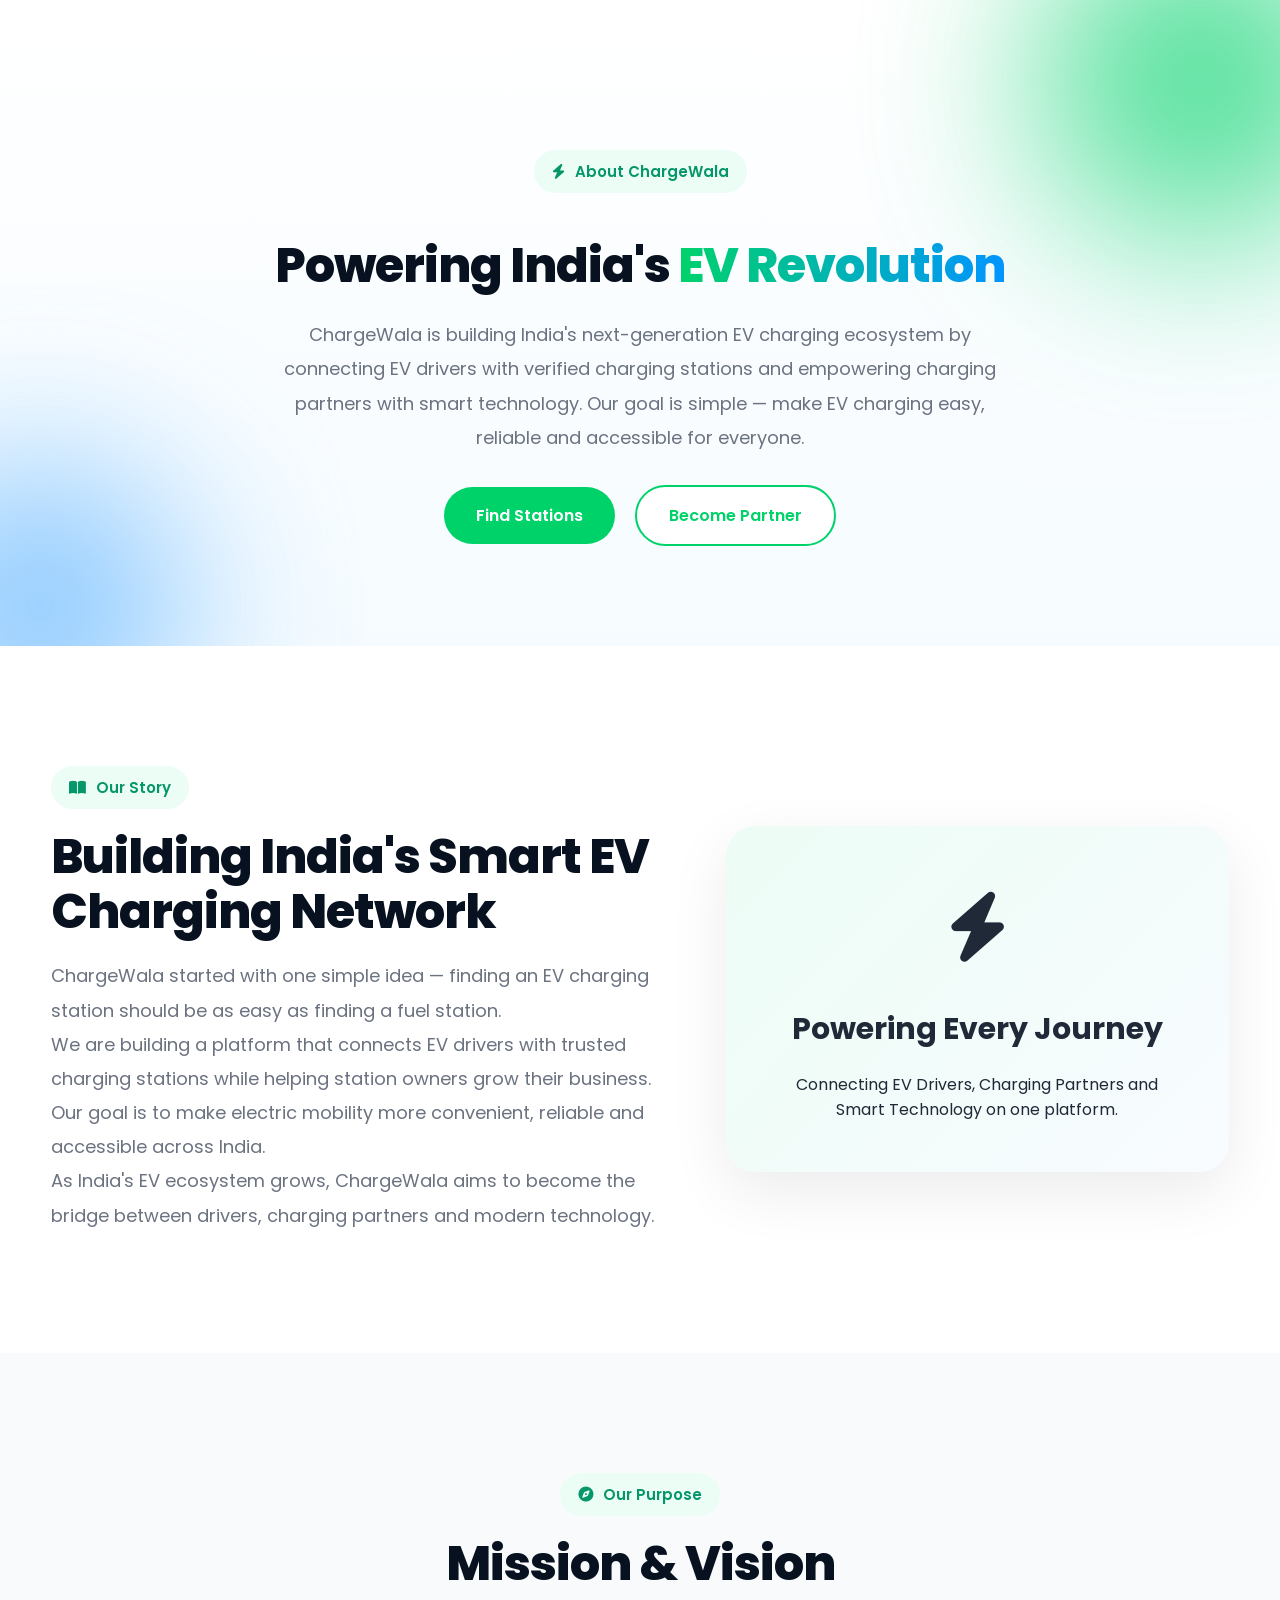
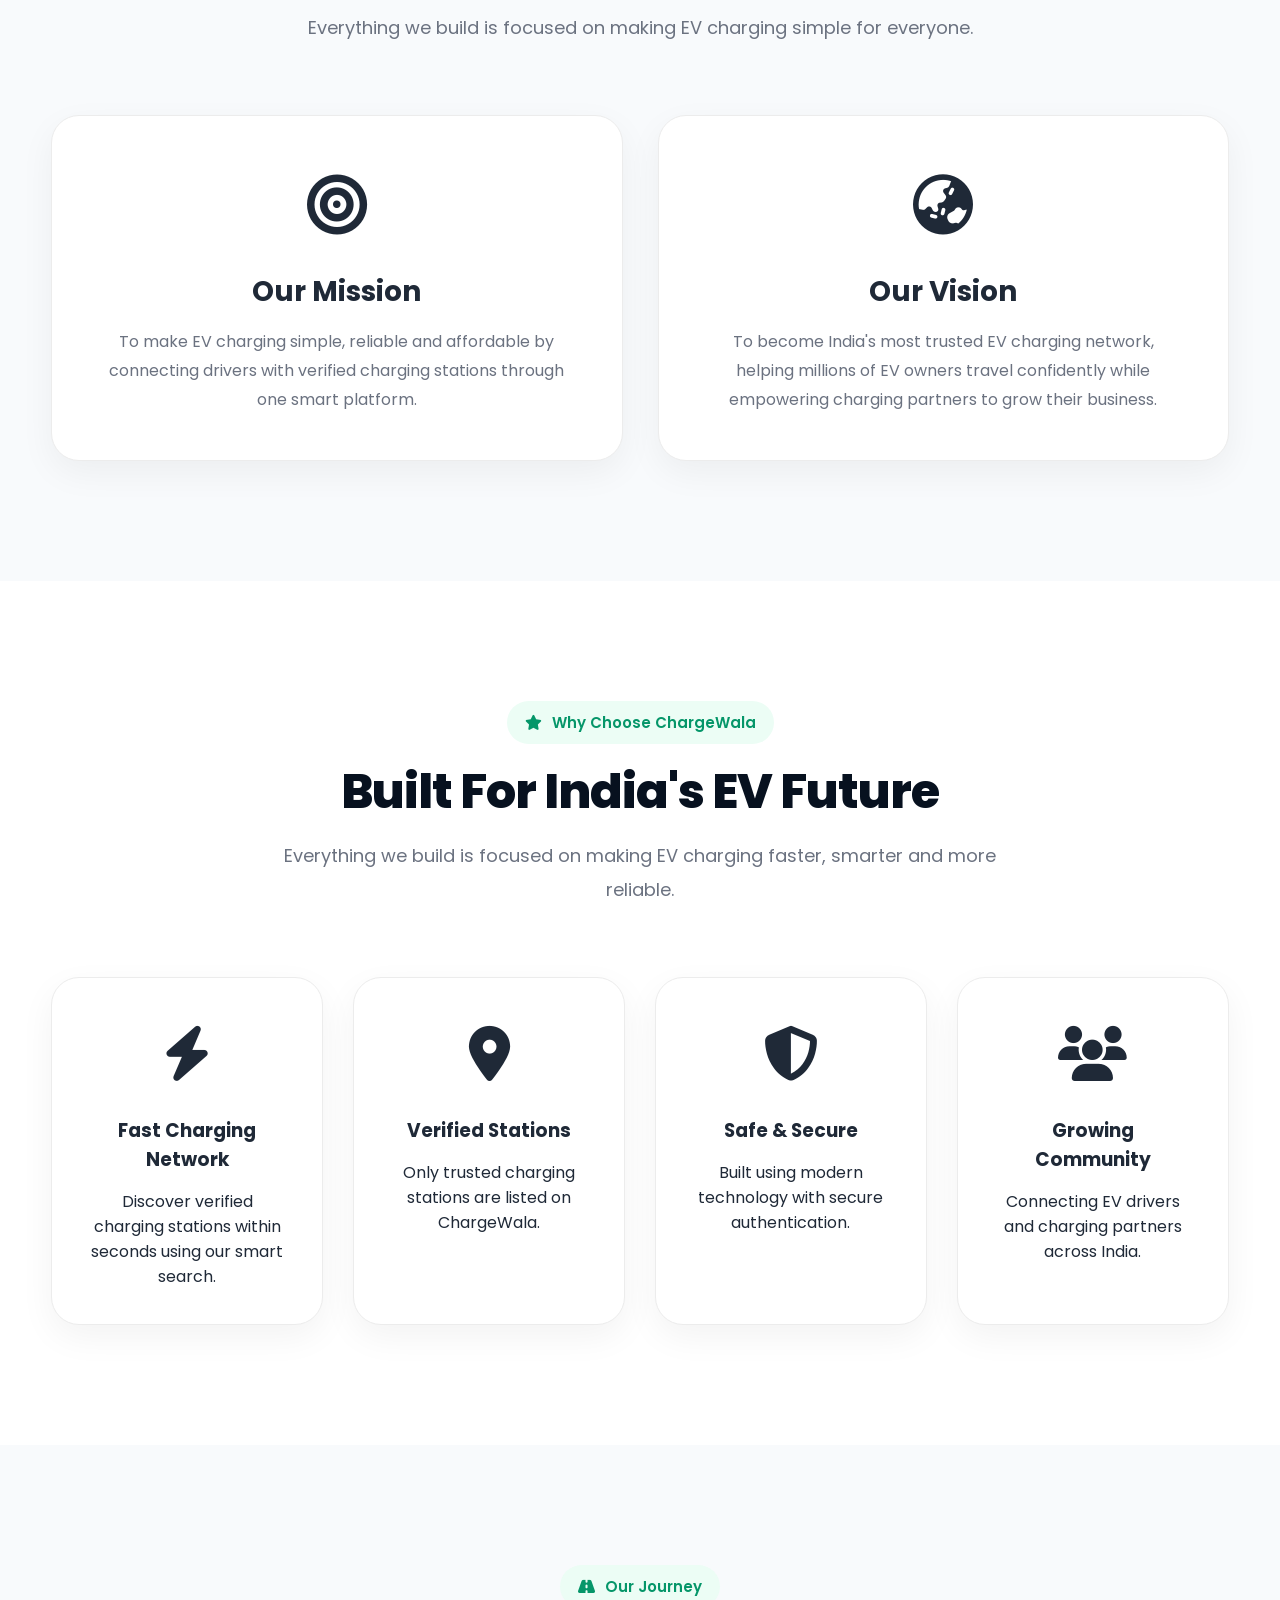
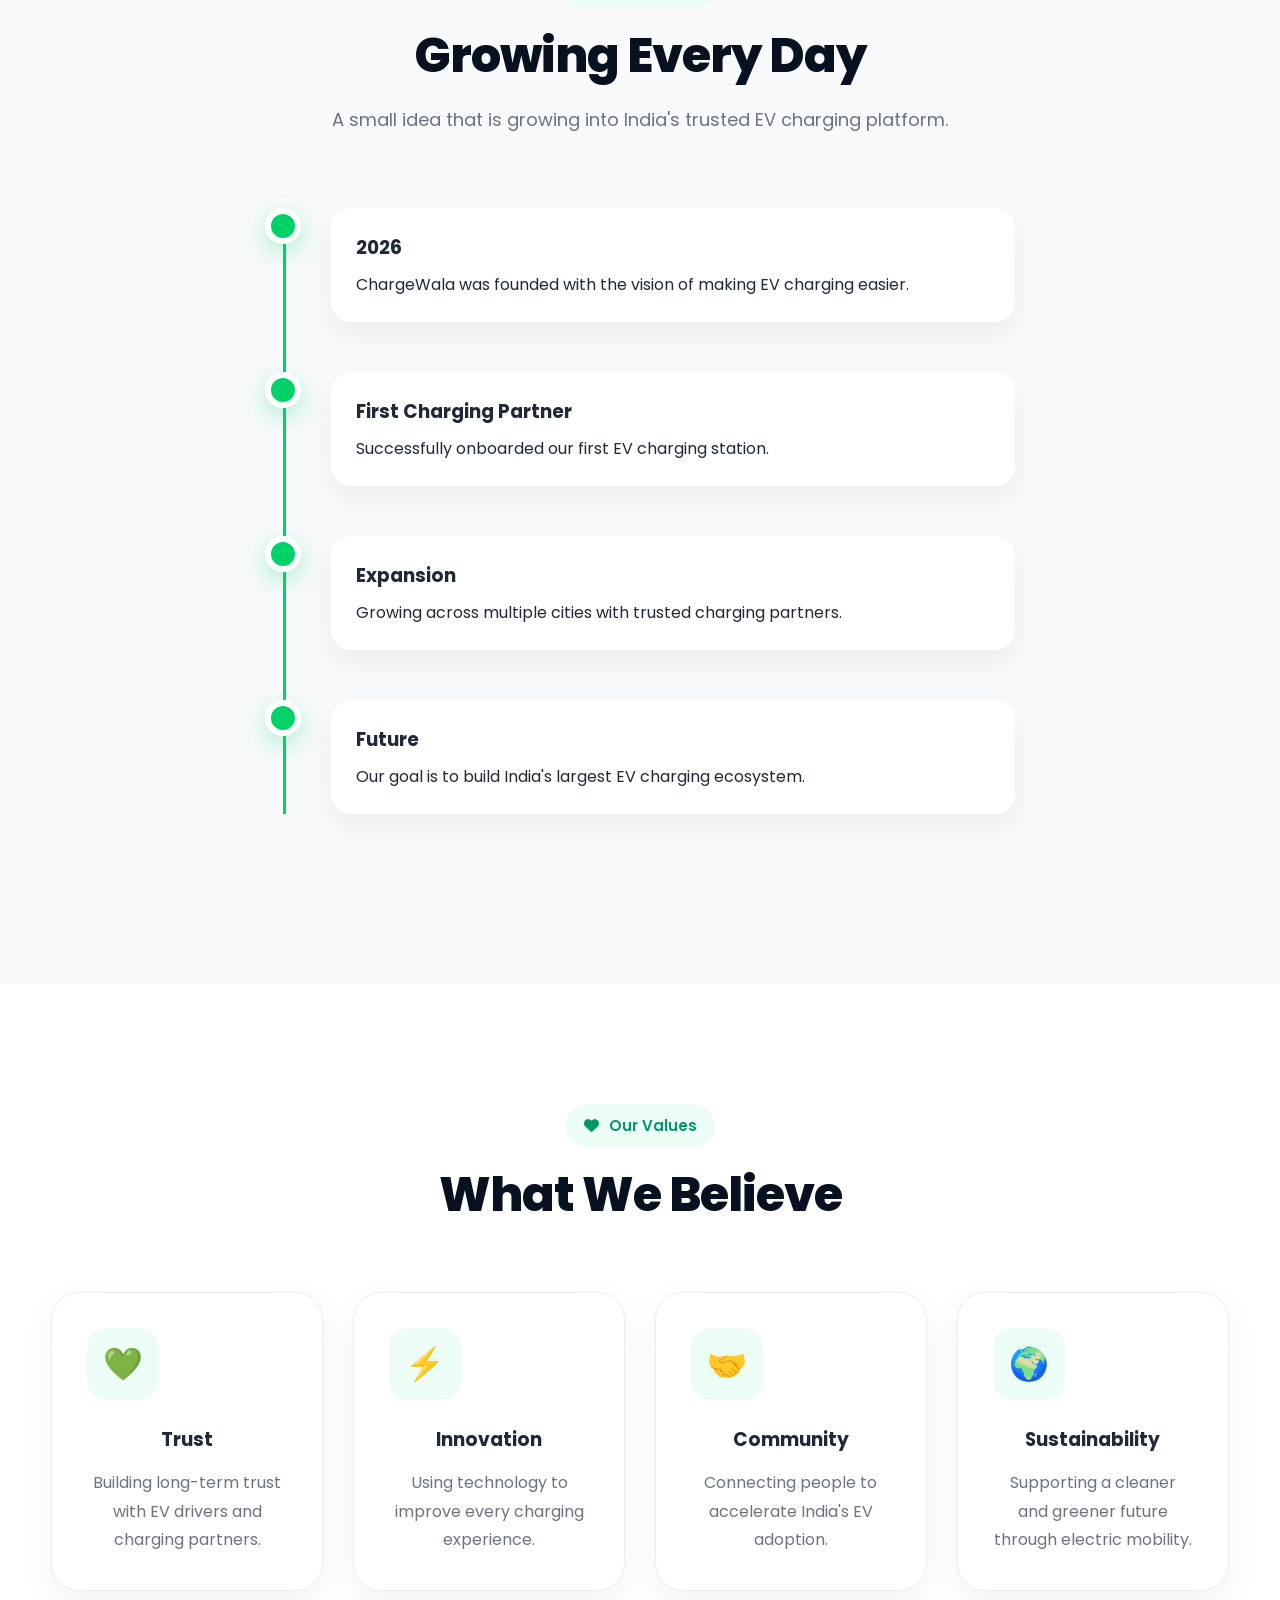
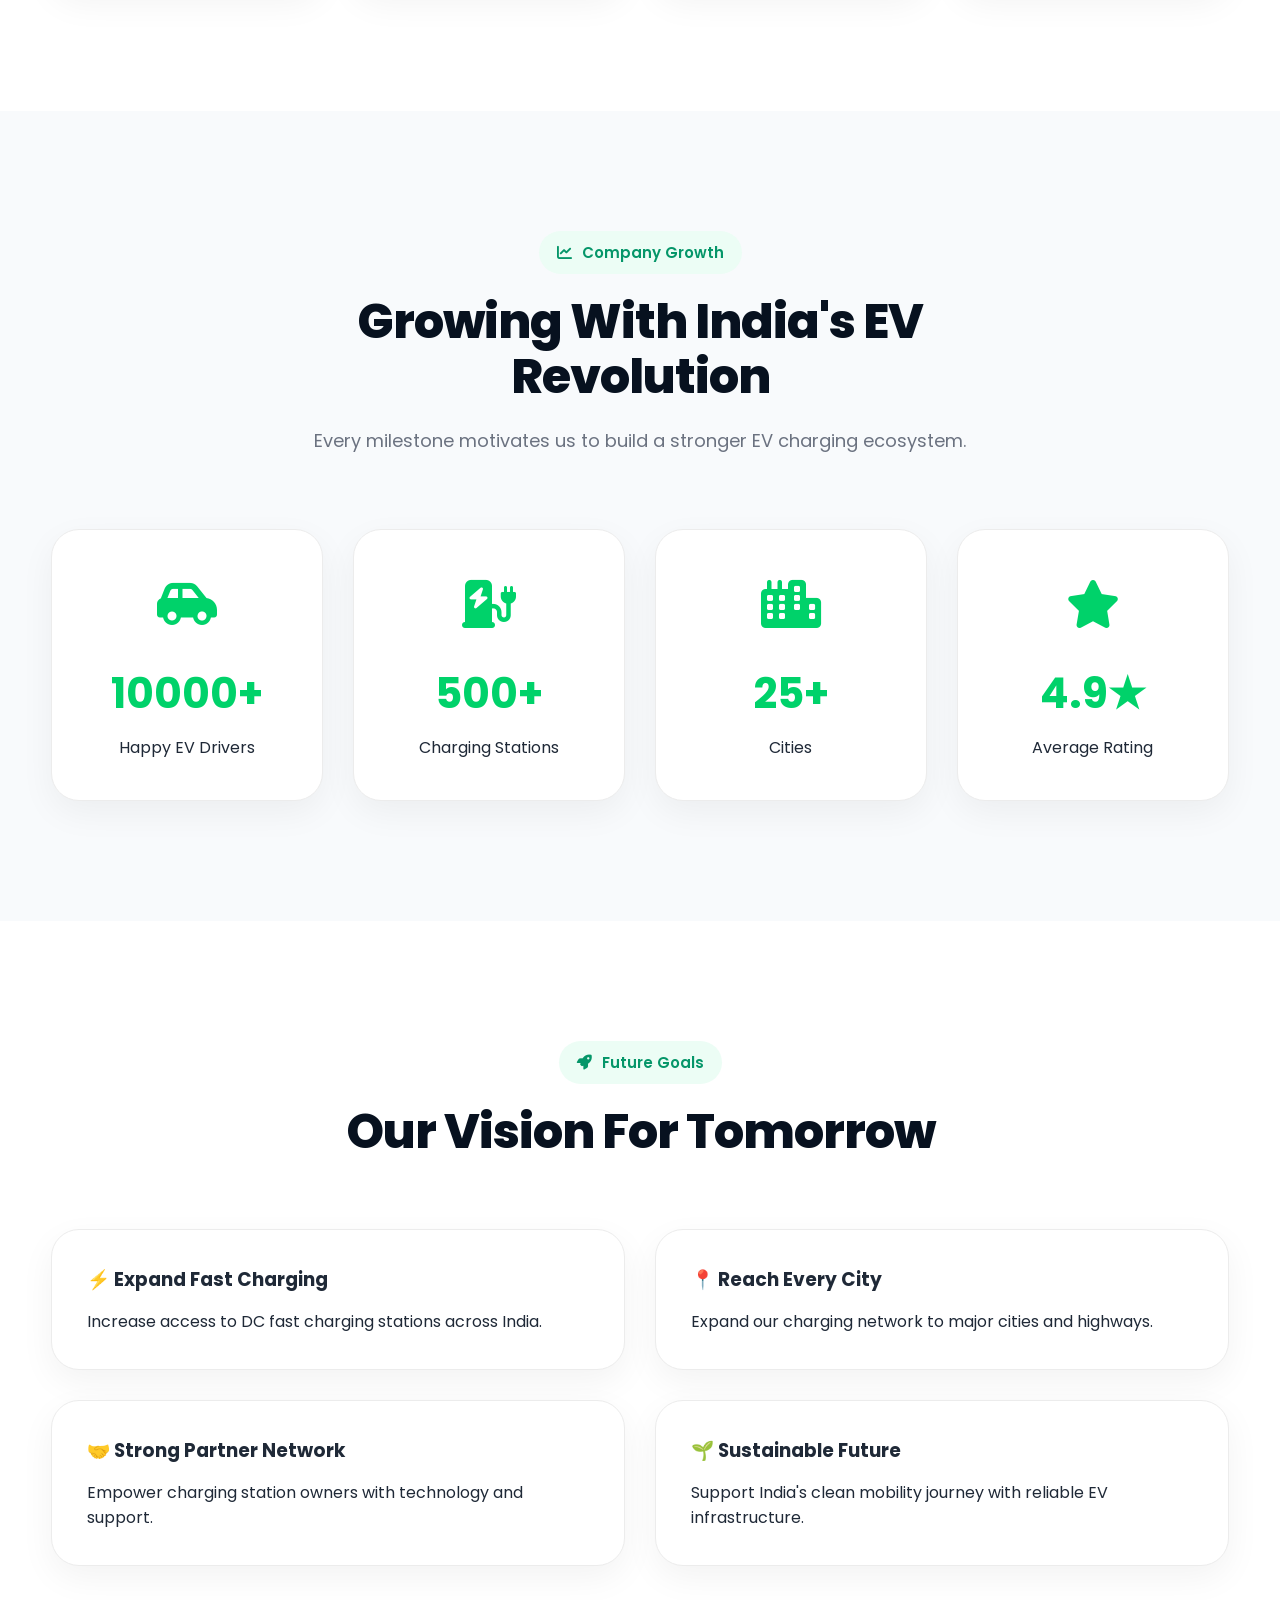
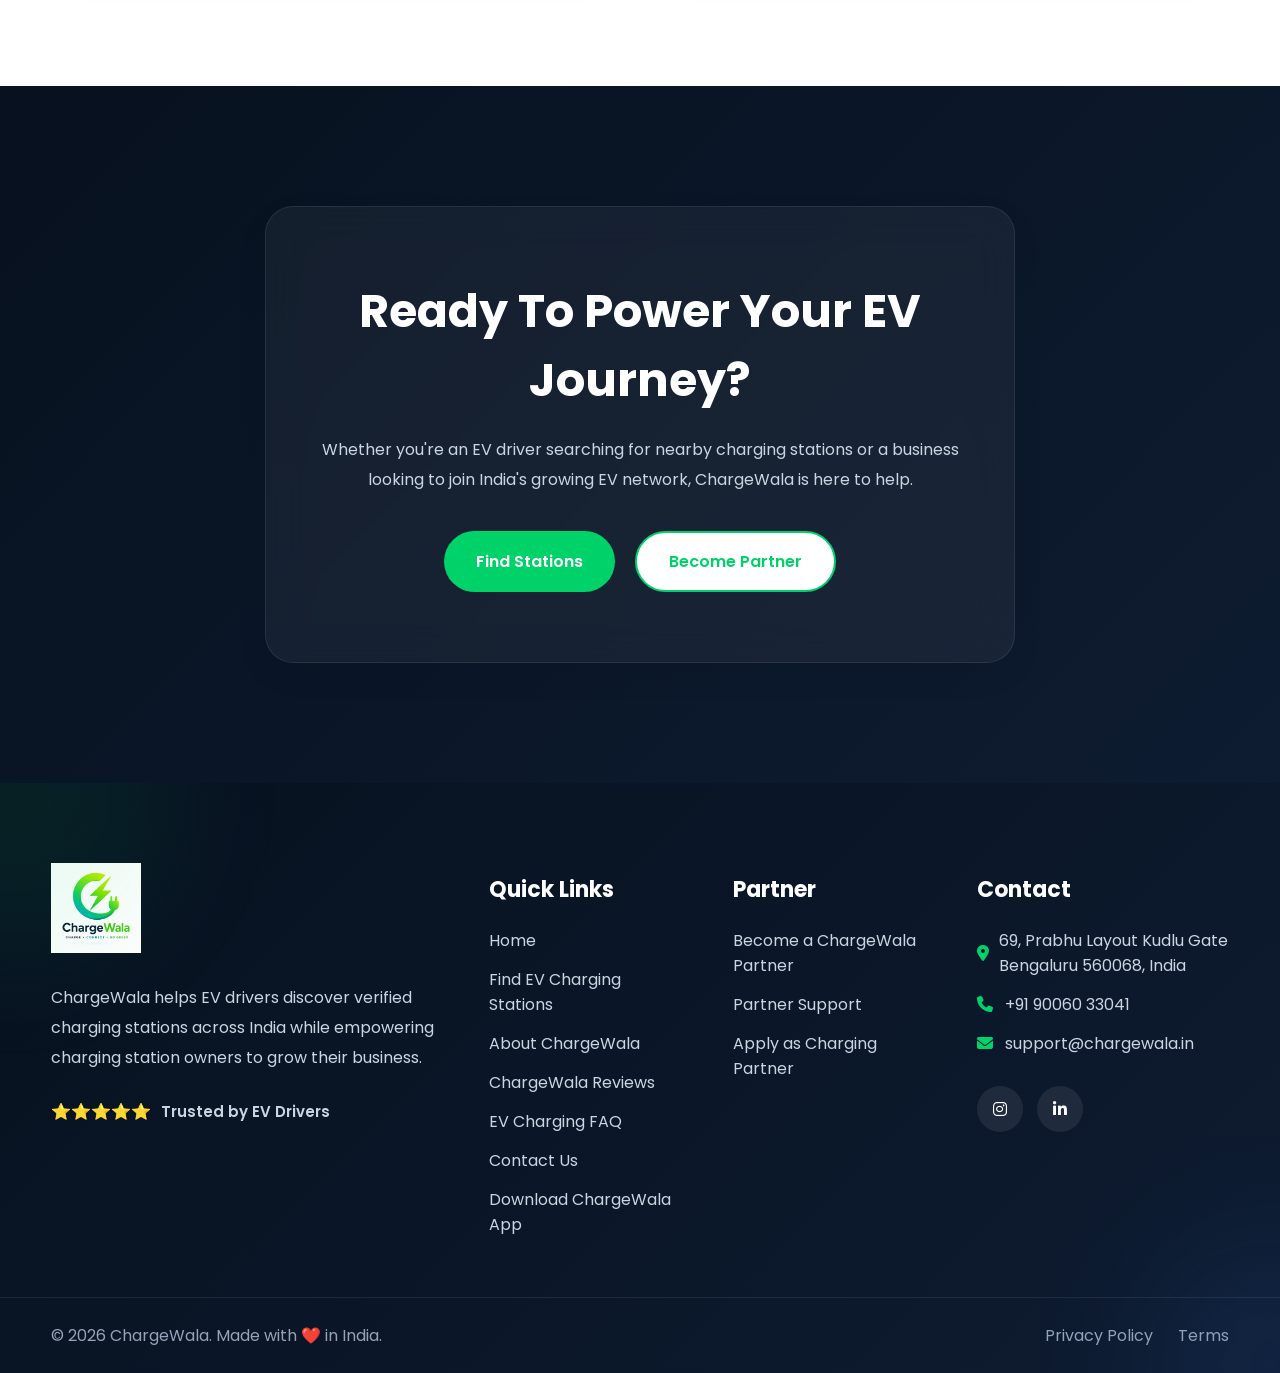
<file: about.html>
<!DOCTYPE html>
<html lang="en">

<head>

<meta charset="UTF-8">

<meta
name="viewport"
content="width=device-width, initial-scale=1.0">

<title>

About ChargeWala | India's Smart EV Charging Platform

</title>

<meta
name="description"
content="Learn about ChargeWala, our mission, vision and journey to build India's trusted EV charging network.">

<meta
name="keywords"
content="ChargeWala, About ChargeWala, EV Charging India">

<meta
name="author"
content="ChargeWala">

<!-- Font Awesome -->

<link
rel="stylesheet"
href="https://cdnjs.cloudflare.com/ajax/libs/font-awesome/6.7.2/css/all.min.css">

<!-- Google Font -->

<link rel="preconnect"
href="https://fonts.googleapis.com">

<link rel="preconnect"
href="https://fonts.gstatic.com"
crossorigin>

<link
href="https://fonts.googleapis.com/css2?family=Poppins:wght@300;400;500;600;700;800&display=swap"
rel="stylesheet">

<!-- CSS -->

<link rel="stylesheet" href="css/variables.css">

<link rel="stylesheet" href="css/style.css">

<link rel="stylesheet" href="css/design-system.css">

<link rel="stylesheet" href="css/navbar.css">

<link rel="stylesheet" href="css/about.css">

<link rel="stylesheet" href="css/effects.css">

<link rel="stylesheet" href="css/dark.css">
<link rel="stylesheet" href="css/footer.css">


<link rel="icon" type="image/png" href="/assets/images/logo.png">
<link rel="shortcut icon" href="/assets/images/logo.png">
<link rel="apple-touch-icon" href="/assets/images/logo.png">
<meta name="theme-color" content="#00C853">
            
</head>

<body>

<!-- Cursor -->

<div class="cursor-glow"></div>

<!-- Scroll Progress -->

<div class="scroll-progress"></div>

<!-- Navbar -->

<div id="navbar"></div>

<main>

<!-- =====================================
            HERO
====================================== -->

<section class="about-hero section page-hero">

<div class="hero-blob blob-green"></div>

<div class="hero-blob blob-blue"></div>

<div class="container">

<div class="about-content fade-up">

<div class="section-badge">

<i class="fa-solid fa-bolt"></i>

<span>

About ChargeWala

</span>

</div>

<h1 class="section-title">

Powering India's

<span class="gradient-text">

EV Revolution

</span>

</h1>

<p class="section-description">

ChargeWala is building India's next-generation EV charging ecosystem by connecting EV drivers with verified charging stations and empowering charging partners with smart technology.

Our goal is simple — make EV charging easy, reliable and accessible for everyone.

</p>

<div class="hero-buttons">

<a
href="find-stations.html"
class="btn">

Find Stations

</a>

<a
href="https://forms.gle/YOUR_GOOGLE_FORM_LINK"
target="_blank"
class="btn-outline">

Become Partner

</a>

</div>

</div>

</div>

</section>
<!-- =====================================
            OUR STORY
====================================== -->

<section class="about-story section">

    <div class="container story-grid">

        <div class="story-content fade-up">

            <div class="section-badge">

                <i class="fa-solid fa-book-open"></i>

                <span>Our Story</span>

            </div>

            <h2 class="section-title">

                Building India's Smart EV Charging Network

            </h2>

            <p class="section-description">

                ChargeWala started with one simple idea — finding an EV charging
                station should be as easy as finding a fuel station.

            </p>

            <p class="section-description">

                We are building a platform that connects EV drivers with trusted
                charging stations while helping station owners grow their business.
                Our goal is to make electric mobility more convenient, reliable and
                accessible across India.

            </p>

            <p class="section-description">

                As India's EV ecosystem grows, ChargeWala aims to become the bridge
                between drivers, charging partners and modern technology.

            </p>

        </div>

        <div class="story-image fade-up">

            <div class="story-card">

                <div class="story-icon">

                    <i class="fa-solid fa-bolt"></i>

                </div>

                <h3>

                    Powering Every Journey

                </h3>

                <p>

                    Connecting EV Drivers,
                    Charging Partners
                    and Smart Technology
                    on one platform.

                </p>

            </div>

        </div>

    </div>

</section>

<!-- =====================================
        MISSION & VISION
====================================== -->

<section class="mission section">

    <div class="container">

        <div class="section-header">

            <div class="section-badge">

                <i class="fa-solid fa-compass"></i>

                <span>Our Purpose</span>

            </div>

            <h2 class="section-title">

                Mission & Vision

            </h2>

            <p class="section-description">

                Everything we build is focused on making EV charging simple for
                everyone.

            </p>

        </div>

        <div class="mission-grid">

            <div class="mission-card card fade-up">

                <div class="mission-icon">

                    <i class="fa-solid fa-bullseye"></i>

                </div>

                <h3>

                    Our Mission

                </h3>

                <p>

                    To make EV charging simple, reliable and affordable by
                    connecting drivers with verified charging stations through
                    one smart platform.

                </p>

            </div>

            <div class="mission-card card fade-up">

                <div class="mission-icon">

                    <i class="fa-solid fa-earth-asia"></i>

                </div>

                <h3>

                    Our Vision

                </h3>

                <p>

                    To become India's most trusted EV charging network,
                    helping millions of EV owners travel confidently while
                    empowering charging partners to grow their business.

                </p>

            </div>

        </div>

    </div>

</section>
<!-- =====================================
        WHY CHOOSE CHARGEWALA
====================================== -->

<section class="why-about section">

<div class="container">

<div class="section-header">

<div class="section-badge">

<i class="fa-solid fa-star"></i>

<span>Why Choose ChargeWala</span>

</div>

<h2 class="section-title">

Built For India's EV Future

</h2>

<p class="section-description">

Everything we build is focused on making EV charging
faster, smarter and more reliable.

</p>

</div>

<div class="why-grid">

<div class="why-card card">

<div class="why-icon">

<i class="fa-solid fa-bolt"></i>

</div>

<h3>

Fast Charging Network

</h3>

<p>

Discover verified charging stations within seconds using
our smart search.

</p>

</div>

<div class="why-card card">

<div class="why-icon">

<i class="fa-solid fa-location-dot"></i>

</div>

<h3>

Verified Stations

</h3>

<p>

Only trusted charging stations are listed on ChargeWala.

</p>

</div>

<div class="why-card card">

<div class="why-icon">

<i class="fa-solid fa-shield-halved"></i>

</div>

<h3>

Safe & Secure

</h3>

<p>

Built using modern technology with secure authentication.

</p>

</div>

<div class="why-card card">

<div class="why-icon">

<i class="fa-solid fa-users"></i>

</div>

<h3>

Growing Community

</h3>

<p>

Connecting EV drivers and charging partners across India.

</p>

</div>

</div>

</div>

</section>

<!-- =====================================
        OUR JOURNEY
====================================== -->

<section class="journey section">

<div class="container">

<div class="section-header">

<div class="section-badge">

<i class="fa-solid fa-road"></i>

<span>Our Journey</span>

</div>

<h2 class="section-title">

Growing Every Day

</h2>

<p class="section-description">

A small idea that is growing into India's trusted EV charging platform.

</p>

</div>

<div class="timeline">

<div class="timeline-item">

<div class="timeline-dot"></div>

<div class="timeline-content">

<h3>2026</h3>

<p>

ChargeWala was founded with the vision of making EV charging easier.

</p>

</div>

</div>

<div class="timeline-item">

<div class="timeline-dot"></div>

<div class="timeline-content">

<h3>First Charging Partner</h3>

<p>

Successfully onboarded our first EV charging station.

</p>

</div>

</div>

<div class="timeline-item">

<div class="timeline-dot"></div>

<div class="timeline-content">

<h3>Expansion</h3>

<p>

Growing across multiple cities with trusted charging partners.

</p>

</div>

</div>

<div class="timeline-item">

<div class="timeline-dot"></div>

<div class="timeline-content">

<h3>Future</h3>

<p>

Our goal is to build India's largest EV charging ecosystem.

</p>

</div>

</div>

</div>

</div>

</section>

<!-- =====================================
        OUR VALUES
====================================== -->

<section class="values section">

<div class="container">

<div class="section-header">

<div class="section-badge">

<i class="fa-solid fa-heart"></i>

<span>Our Values</span>

</div>

<h2 class="section-title">

What We Believe

</h2>

</div>

<div class="grid grid-4">

<div class="card value-card">

<div class="icon-box">

💚

</div>

<h3>

Trust

</h3>

<p>

Building long-term trust with EV drivers and charging partners.

</p>

</div>

<div class="card value-card">

<div class="icon-box">

⚡

</div>

<h3>

Innovation

</h3>

<p>

Using technology to improve every charging experience.

</p>

</div>

<div class="card value-card">

<div class="icon-box">

🤝

</div>

<h3>

Community

</h3>

<p>

Connecting people to accelerate India's EV adoption.

</p>

</div>

<div class="card value-card">

<div class="icon-box">

🌍

</div>

<h3>

Sustainability

</h3>

<p>

Supporting a cleaner and greener future through electric mobility.

</p>

</div>

</div>

</div>

</section>
<!-- =====================================
        COMPANY STATS
====================================== -->

<section class="company-stats section">

<div class="container">

<div class="section-header">

<div class="section-badge">

<i class="fa-solid fa-chart-line"></i>

<span>Company Growth</span>

</div>

<h2 class="section-title">

Growing With India's EV Revolution

</h2>

<p class="section-description">

Every milestone motivates us to build a stronger EV charging ecosystem.

</p>

</div>

<div class="company-grid">

<div class="company-card card">

<div class="company-icon">

<i class="fa-solid fa-car-side"></i>

</div>

<h2 class="counter" data-target="1000">10000+</h2>

<p>Happy EV Drivers</p>

</div>

<div class="company-card card">

<div class="company-icon">

<i class="fa-solid fa-charging-station"></i>

</div>

<h2 class="counter" data-target="500">500+</h2>

<p>Charging Stations</p>

</div>

<div class="company-card card">

<div class="company-icon">

<i class="fa-solid fa-city"></i>

</div>

<h2 class="counter" data-target="25">25+</h2>

<p>Cities</p>

</div>

<div class="company-card card">

<div class="company-icon">

<i class="fa-solid fa-star"></i>

</div>

<h2>4.9★</h2>

<p>Average Rating</p>

</div>

</div>

</div>

</section>

<!-- =====================================
        FUTURE GOALS
====================================== -->

<section class="future section">

<div class="container">

<div class="section-header">

<div class="section-badge">

<i class="fa-solid fa-rocket"></i>

<span>Future Goals</span>

</div>

<h2 class="section-title">

Our Vision For Tomorrow

</h2>

</div>

<div class="future-grid">

<div class="future-card card">

<h3>⚡ Expand Fast Charging</h3>

<p>

Increase access to DC fast charging stations across India.

</p>

</div>

<div class="future-card card">

<h3>📍 Reach Every City</h3>

<p>

Expand our charging network to major cities and highways.

</p>

</div>

<div class="future-card card">

<h3>🤝 Strong Partner Network</h3>

<p>

Empower charging station owners with technology and support.

</p>

</div>

<div class="future-card card">

<h3>🌱 Sustainable Future</h3>

<p>

Support India's clean mobility journey with reliable EV infrastructure.

</p>

</div>

</div>

</div>

</section>

<!-- =====================================
        FINAL CTA
====================================== -->

<section class="about-cta section">

<div class="container">

<div class="cta-box card">

<h2>

Ready To Power Your EV Journey?

</h2>

<p>

Whether you're an EV driver searching for nearby charging stations or a business looking to join India's growing EV network, ChargeWala is here to help.

</p>

<div class="cta-buttons">

<a
href="find-stations.html"
class="btn">

Find Stations

</a>

<a
href="https://forms.gle/YOUR_GOOGLE_FORM_LINK"
target="_blank"
class="btn-outline">

Become Partner

</a>

</div>

</div>

</div>

</section>

</main>

<div id="footer"></div>

<script src="js/navbar.js"></script>
<script src="js/theme.js"></script>
<script src="js/animation.js"></script>
<script src="js/effects.js"></script>
<script src="js/app.js"></script>
<script src="js/footer.js"></script>

</body>

</html>
</file>
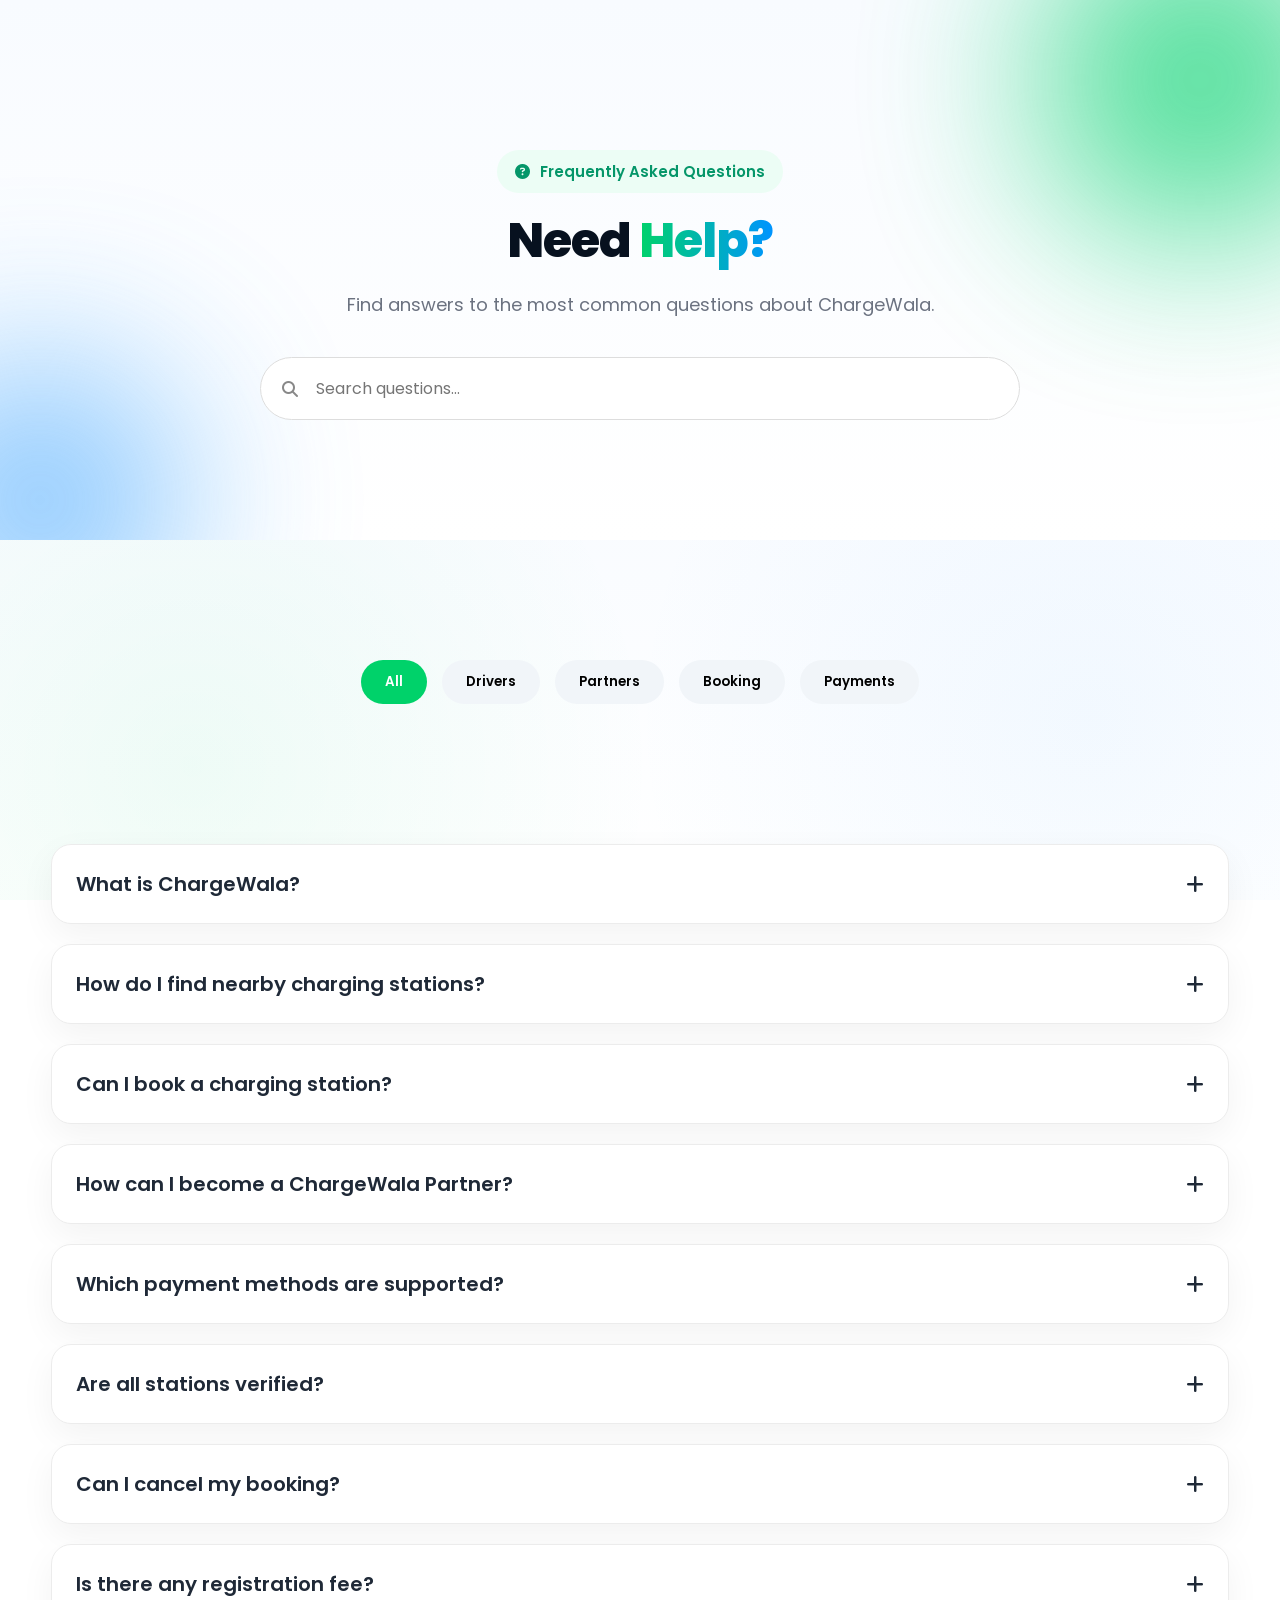
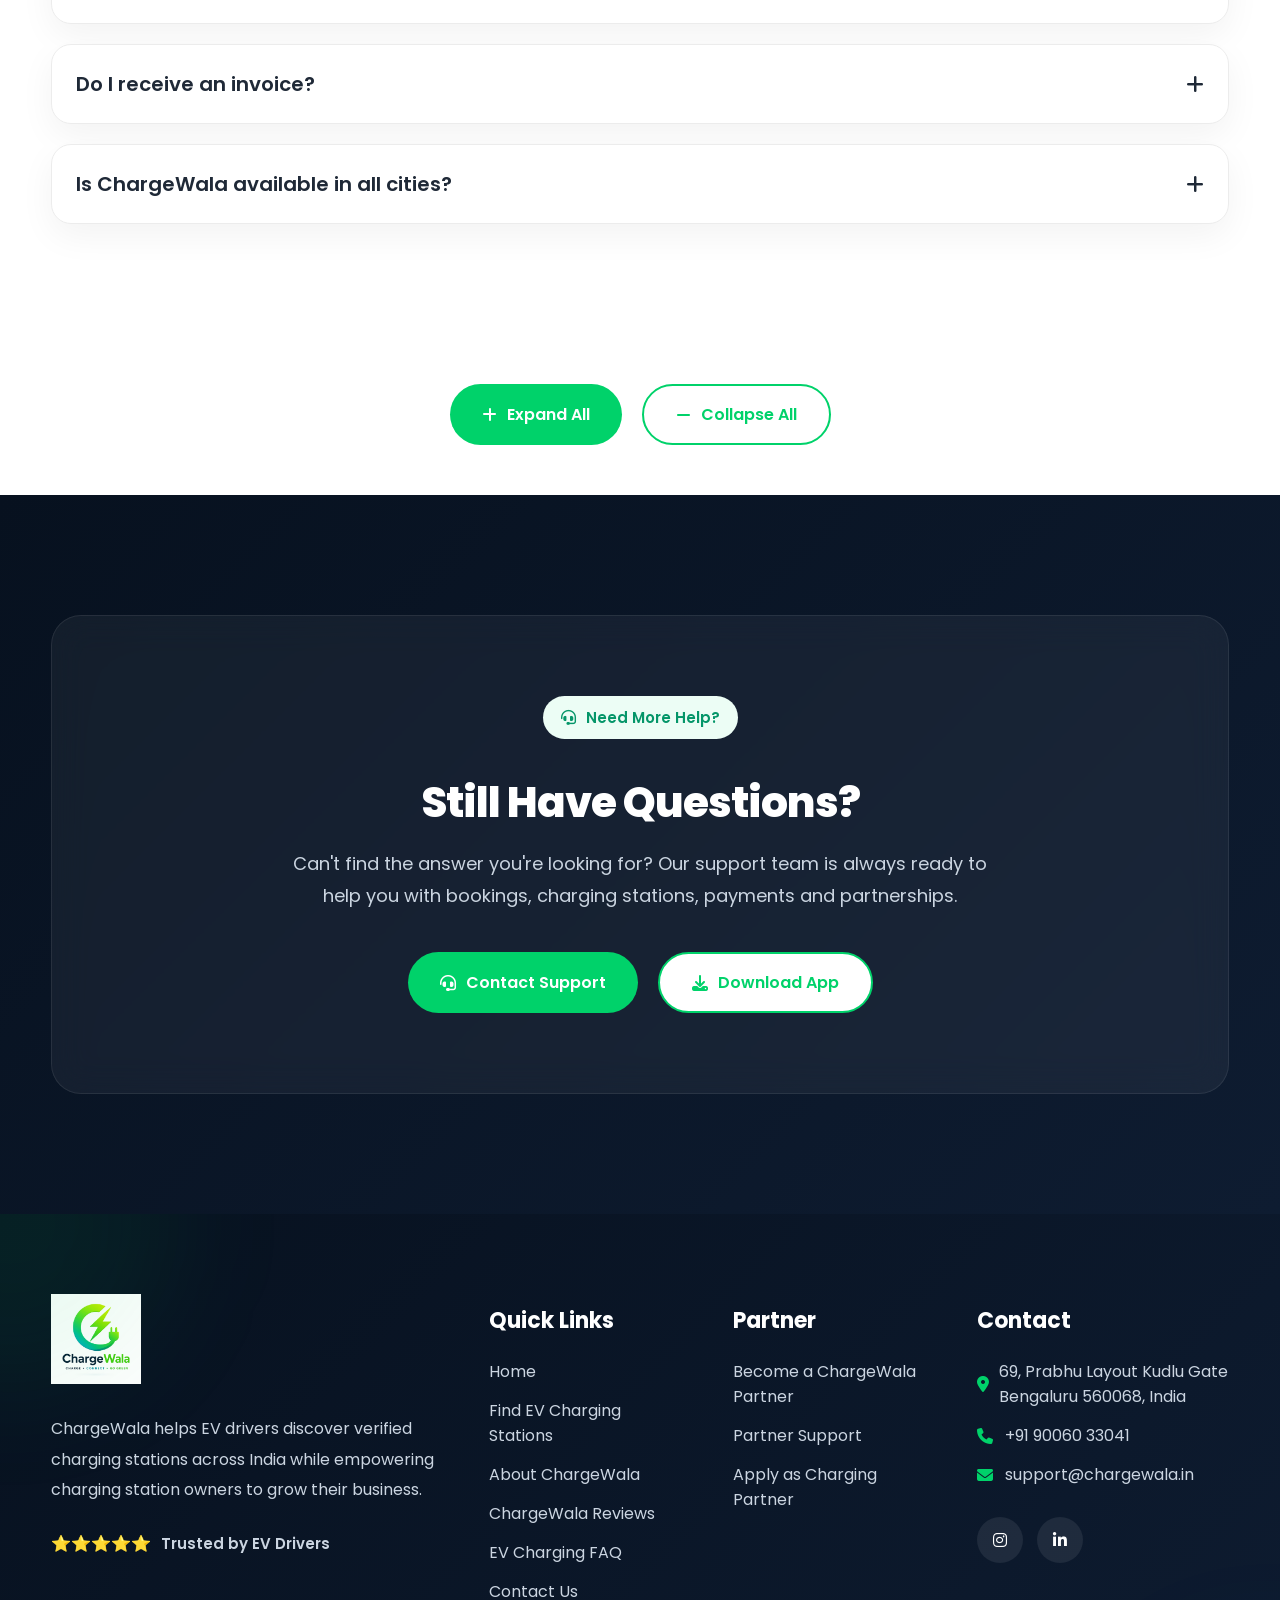
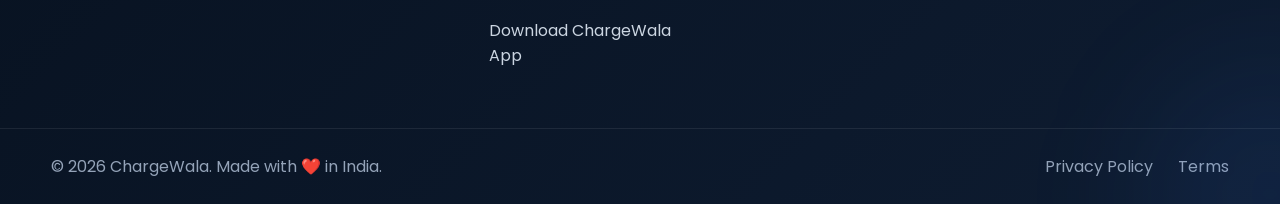
<file: faq.html>
<!DOCTYPE html>
<html lang="en">

<head>

<meta charset="UTF-8">

<meta
name="viewport"
content="width=device-width, initial-scale=1.0">

<title>FAQ | ChargeWala</title>
 <link rel="icon" type="image/png" href="/assets/images/logo.png">
<link rel="shortcut icon" href="/assets/images/logo.png">
<link rel="apple-touch-icon" href="/assets/images/logo.png">
<meta name="theme-color" content="#00C853">

<link
rel="stylesheet"
href="https://cdnjs.cloudflare.com/ajax/libs/font-awesome/6.7.2/css/all.min.css">

<link
href="https://fonts.googleapis.com/css2?family=Poppins:wght@300;400;500;600;700;800&display=swap"
rel="stylesheet">

<link rel="stylesheet" href="css/variables.css">
<link rel="stylesheet" href="css/style.css">
<link rel="stylesheet" href="css/design-system.css">
<link rel="stylesheet" href="css/navbar.css">
<link rel="stylesheet" href="css/footer.css">
<link rel="stylesheet" href="css/effects.css">
<link rel="stylesheet" href="css/dark.css">
<link rel="stylesheet" href="css/faq.css">

</head>

<body>

<div class="cursor-glow"></div>

<div class="scroll-progress"></div>

<div id="navbar"></div>

<main>

<section class="faq-hero section page-hero">

<div class="hero-blob blob-green"></div>

<div class="hero-blob blob-blue"></div>

<div class="container">

<div class="faq-content">

<div class="section-badge">

<i class="fa-solid fa-circle-question"></i>

<span>

Frequently Asked Questions

</span>

</div>

<h1 class="section-title">

Need

<span class="gradient-text">

Help?

</span>

</h1>

<p class="section-description">

Find answers to the most common questions about ChargeWala.

</p>

<div class="faq-search">

<i class="fa-solid fa-magnifying-glass"></i>

<input
type="text"
id="faqSearch"
placeholder="Search questions...">

</div>

</div>

</div>

</section>

<section class="faq-filter section">

<div class="container">

<div class="faq-buttons">

<button class="faq-btn active">

All

</button>

<button class="faq-btn">

Drivers

</button>

<button class="faq-btn">

Partners

</button>

<button class="faq-btn">

Booking

</button>

<button class="faq-btn">

Payments

</button>

</div>

</div>

</section>

<section class="faq-list section">

<div class="container">

<div id="faqContainer">

</div>

</div>

</section>
<!-- =====================================
        FAQ ACTIONS
====================================== -->

<section class="faq-actions section">

<div class="container">

<div class="action-buttons">

<button id="expandAll" class="btn">

<i class="fa-solid fa-plus"></i>

Expand All

</button>

<button id="collapseAll" class="btn-outline">

<i class="fa-solid fa-minus"></i>

Collapse All

</button>

</div>

</div>

</section>

<!-- =====================================
        STILL NEED HELP
====================================== -->

<section class="faq-help section">

<div class="container">

<div class="help-card">

<div class="section-badge">

<i class="fa-solid fa-headset"></i>

<span>

Need More Help?

</span>

</div>

<h2 class="section-title">

Still Have Questions?

</h2>

<p class="section-description">

Can't find the answer you're looking for? Our support team is always ready to help you with bookings, charging stations, payments and partnerships.

</p>

<div class="help-buttons">

<a
href="contact.html"
class="btn">

<i class="fa-solid fa-headset"></i>

Contact Support

</a>

<a
href="download.html"
class="btn-outline">

<i class="fa-solid fa-download"></i>

Download App

</a>

</div>

</div>

</div>

</section>
</main>

<div id="footer"></div>

<script src="js/navbar.js"></script>
<script src="js/theme.js"></script>
<script src="js/animation.js"></script>
<script src="js/effects.js"></script>
<script src="js/footer.js"></script>

<script src="js/faq.js"></script>

</body>
</html>
</file>
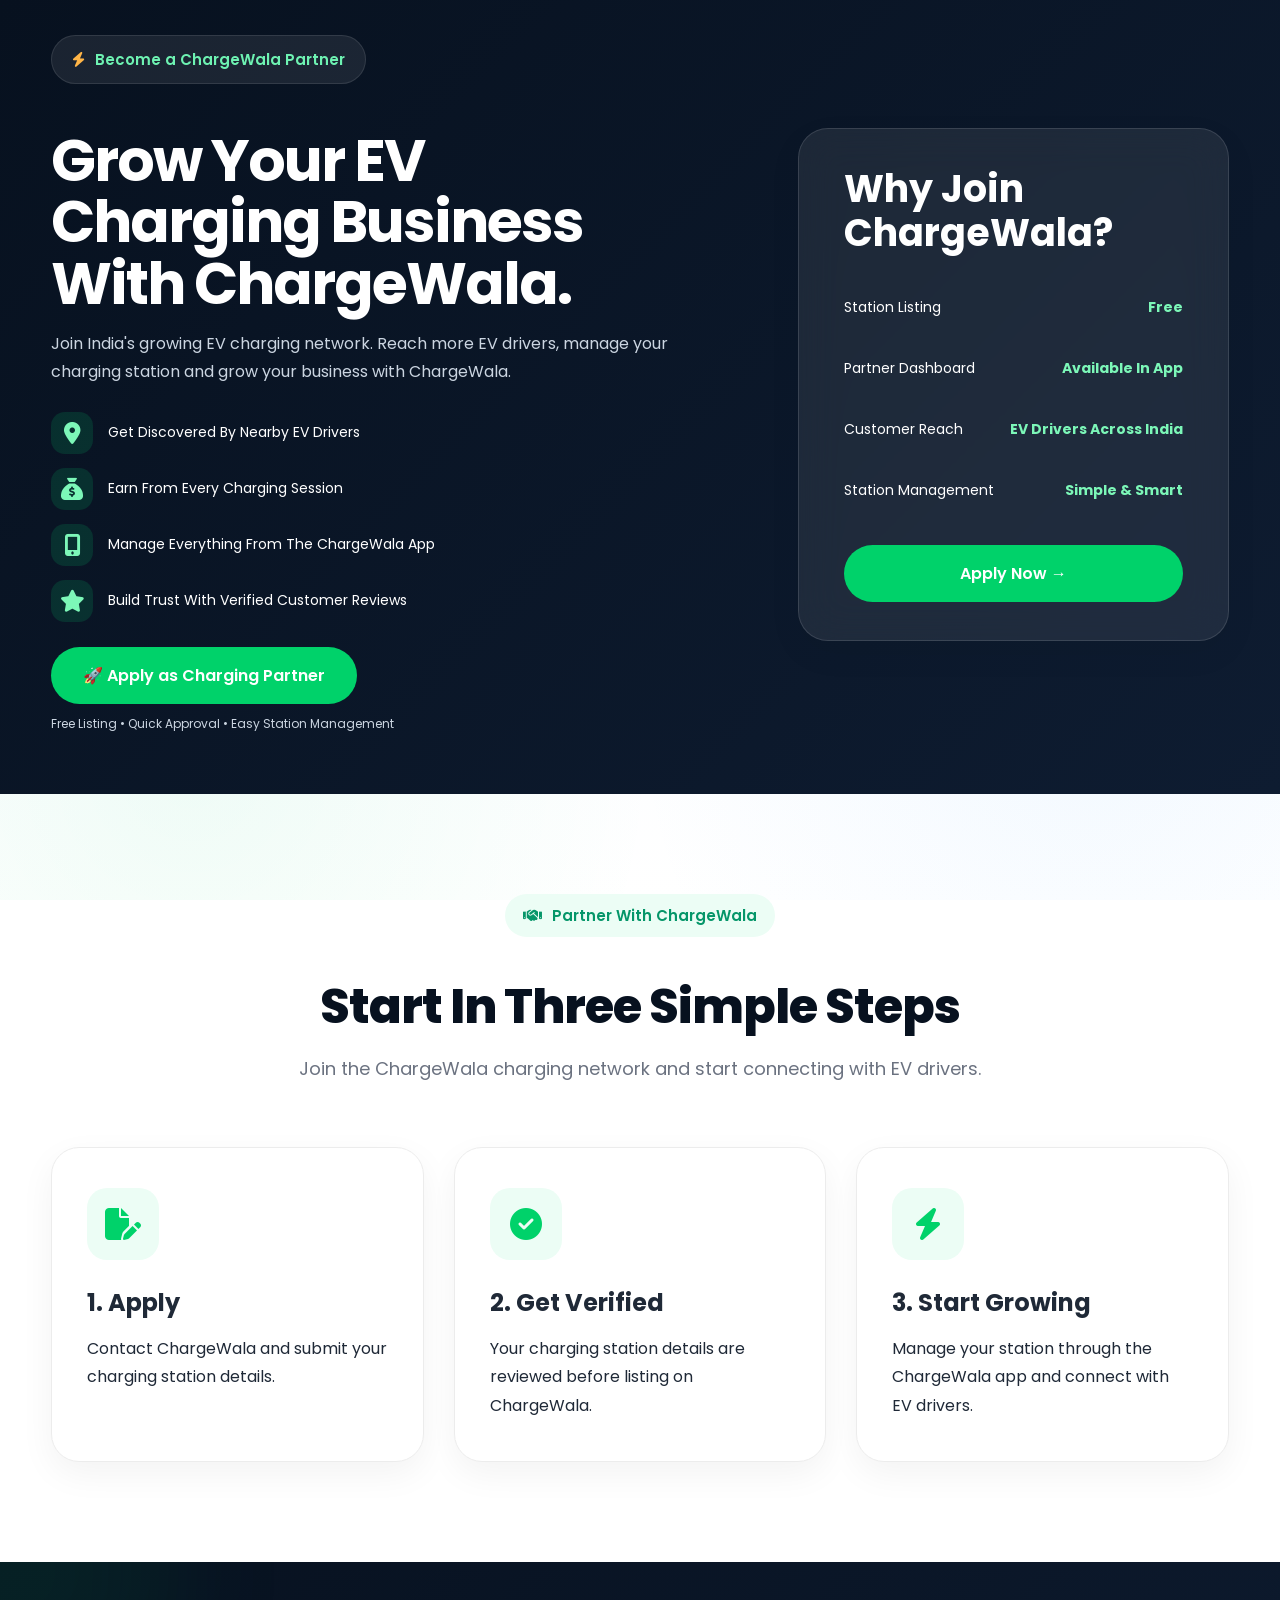
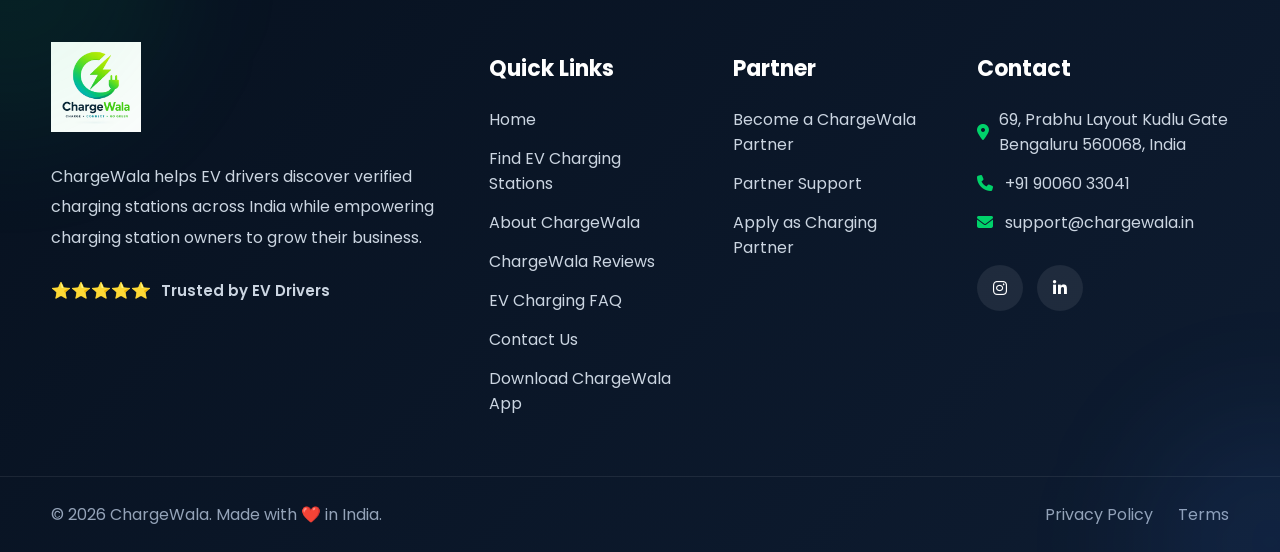
<file: partner.html>
<!DOCTYPE html>
<html lang="en">

<head>

    <meta charset="UTF-8">

    <meta
        name="viewport"
        content="width=device-width, initial-scale=1.0">

    <title>Become a ChargeWala Partner | EV Charging Station Partner</title>

    <!-- ChargeWala Favicon -->

    <link
        rel="icon"
        type="image/png"
        sizes="48x48"
        href="/favicon.png">

    <link
        rel="shortcut icon"
        type="image/png"
        href="/favicon.png">

    <link
        rel="apple-touch-icon"
        href="/favicon.png">

    <meta
        name="theme-color"
        content="#00C853">

    <!-- SEO -->

    <meta
        name="description"
        content="Become a ChargeWala EV charging partner. List your charging station, reach EV drivers across India and grow your charging business.">

    <meta
        name="keywords"
        content="ChargeWala Partner, EV Charging Partner, List EV Charging Station, Charging Station Business India">

    <meta
        name="author"
        content="ChargeWala">

    <!-- Canonical -->

    <link
        rel="canonical"
        href="https://chargewala.in/partner.html">

    <!-- Open Graph -->

    <meta
        property="og:title"
        content="Become a ChargeWala Partner">

    <meta
        property="og:description"
        content="Join ChargeWala and grow your EV charging station business across India.">

    <meta
        property="og:url"
        content="https://chargewala.in/partner.html">

    <meta
        property="og:type"
        content="website">

    <meta
        property="og:image"
        content="https://chargewala.in/favicon.png">

    <!-- Font Awesome -->

    <link
        rel="stylesheet"
        href="https://cdnjs.cloudflare.com/ajax/libs/font-awesome/6.7.2/css/all.min.css">

    <!-- Google Fonts -->

    <link
        rel="preconnect"
        href="https://fonts.googleapis.com">

    <link
        rel="preconnect"
        href="https://fonts.gstatic.com"
        crossorigin>

    <link
        href="https://fonts.googleapis.com/css2?family=Poppins:wght@300;400;500;600;700;800&display=swap"
        rel="stylesheet">

    <!-- CSS -->

    <link rel="stylesheet" href="css/variables.css">
    <link rel="stylesheet" href="css/style.css">
    <link rel="stylesheet" href="css/design-system.css">

    <link rel="stylesheet" href="css/navbar.css">
    <link rel="stylesheet" href="css/partner.css">
    <link rel="stylesheet" href="css/partner-page.css">
    <link rel="stylesheet" href="css/effects.css">
    <link rel="stylesheet" href="css/dark.css">
    <link rel="stylesheet" href="css/footer.css">
   

</head>

<body>

    <!-- Cursor Glow -->

    <div class="cursor-glow"></div>

    <!-- Scroll Progress -->

    <div class="scroll-progress"></div>

    <!-- Navbar -->

    <div id="navbar"></div>

    <main>

        <!-- =====================================
                    PARTNER HERO
        ====================================== -->

        <section class="partner section">

            <div class="hero-blob blob-green"></div>
            <div class="hero-blob blob-blue"></div>

            <div class="container partner-wrapper">

                <div class="partner-left fade-up">

                    <div class="partner-badge">

                        <i class="fa-solid fa-bolt"></i>

                        <span>
                            Become a ChargeWala Partner
                        </span>

                    </div>

                    <h1>

                        Grow Your EV Charging Business With ChargeWala.

                    </h1>

                    <p>

                        Join India's growing EV charging network.
                        Reach more EV drivers, manage your charging station
                        and grow your business with ChargeWala.

                    </p>

                    <div class="partner-list">

                        <div class="partner-item">

                            <div class="partner-icon">

                                <i class="fa-solid fa-location-dot"></i>

                            </div>

                            <div>

                                Get Discovered By Nearby EV Drivers

                            </div>

                        </div>

                        <div class="partner-item">

                            <div class="partner-icon">

                                <i class="fa-solid fa-sack-dollar"></i>

                            </div>

                            <div>

                                Earn From Every Charging Session

                            </div>

                        </div>

                        <div class="partner-item">

                            <div class="partner-icon">

                                <i class="fa-solid fa-mobile-screen-button"></i>

                            </div>

                            <div>

                                Manage Everything From The ChargeWala App

                            </div>

                        </div>

                        <div class="partner-item">

                            <div class="partner-icon">

                                <i class="fa-solid fa-star"></i>

                            </div>

                            <div>

                                Build Trust With Verified Customer Reviews

                            </div>

                        </div>

                    </div>

<a
    href="https://docs.google.com/forms/d/e/1FAIpQLSdJe5DDJYubzpHfVGXibF83Fx2LqAIiZd_hjHlWmbzcMewnnw/viewform"
    class="btn partner-apply-btn"
    target="_blank"
    rel="noopener noreferrer"
    onclick="window.open(this.href, '_blank'); return false;"
>
    🚀 Apply as Charging Partner
</a>

                    <p class="partner-note">

                        Free Listing • Quick Approval • Easy Station Management

                    </p>

                </div>

                <div class="partner-right fade-up">

                    <div class="partner-card card glass-card">

                        <h2>

                            Why Join ChargeWala?

                        </h2>

                        <div class="partner-stat">

                            <span>Station Listing</span>

                            <strong>Free</strong>

                        </div>

                        <div class="partner-stat">

                            <span>Partner Dashboard</span>

                            <strong>Available In App</strong>

                        </div>

                        <div class="partner-stat">

                            <span>Customer Reach</span>

                            <strong>EV Drivers Across India</strong>

                        </div>

                        <div class="partner-stat">

                            <span>Station Management</span>

                            <strong>Simple & Smart</strong>

                        </div>

                    <a
    href="https://docs.google.com/forms/d/e/1FAIpQLSdJe5DDJYubzpHfVGXibF83Fx2LqAIiZd_hjHlWmbzcMewnnw/viewform"
    class="btn partner-apply-btn"
    target="_blank"
    rel="noopener noreferrer"
    onclick="window.open(this.href, '_blank'); return false;"
>
    Apply Now →
</a>

                    </div>

                </div>

            </div>

        </section>

        <!-- =====================================
                    HOW IT WORKS
        ====================================== -->

        <section class="features section">

            <div class="container">

                <div class="section-header">

                    <div class="section-badge">

                        <i class="fa-solid fa-handshake"></i>

                        <span>

                            Partner With ChargeWala

                        </span>

                    </div>

                    <h2 class="section-title">

                        Start In Three Simple Steps

                    </h2>

                    <p class="section-description">

                        Join the ChargeWala charging network and start
                        connecting with EV drivers.

                    </p>

                </div>

                <div class="features-grid grid-3">

                    <div class="feature-card card">

                        <div class="feature-icon icon-box">

                            <i class="fa-solid fa-file-pen"></i>

                        </div>

                        <h3>

                            1. Apply

                        </h3>

                        <p>

                            Contact ChargeWala and submit your charging
                            station details.

                        </p>

                    </div>

                    <div class="feature-card card">

                        <div class="feature-icon icon-box">

                            <i class="fa-solid fa-circle-check"></i>

                        </div>

                        <h3>

                            2. Get Verified

                        </h3>

                        <p>

                            Your charging station details are reviewed
                            before listing on ChargeWala.

                        </p>

                    </div>

                    <div class="feature-card card">

                        <div class="feature-icon icon-box">

                            <i class="fa-solid fa-bolt"></i>

                        </div>

                        <h3>

                            3. Start Growing

                        </h3>

                        <p>

                            Manage your station through the ChargeWala app
                            and connect with EV drivers.

                        </p>

                    </div>

                </div>

            </div>

        </section>

    </main>

    <!-- Footer -->

    <div id="footer"></div>

    <!-- JS -->

    <script src="js/navbar.js"></script>
    <script src="js/theme.js"></script>
    <script src="js/animation.js"></script>
    <script src="js/effects.js"></script>
    <script src="js/app.js"></script>
    <script src="js/footer.js"></script>

</body>

</html>
</file>
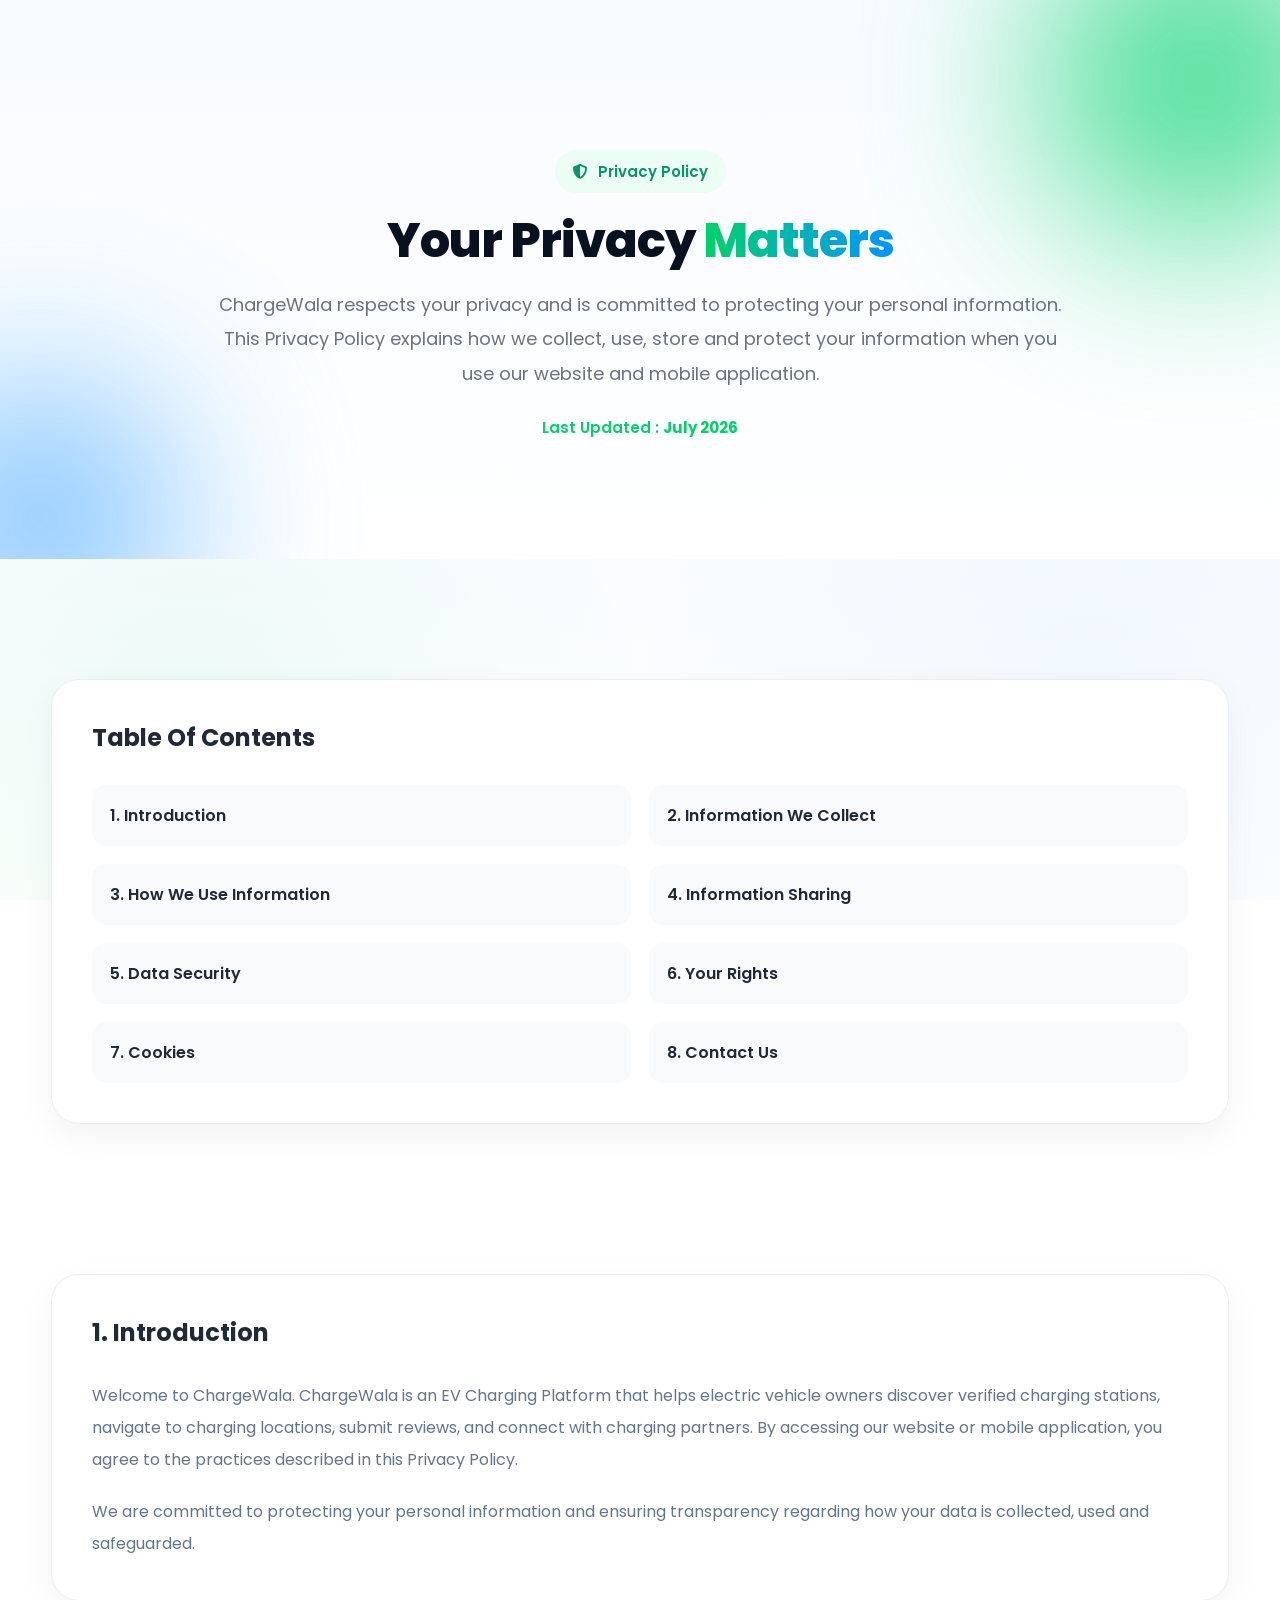
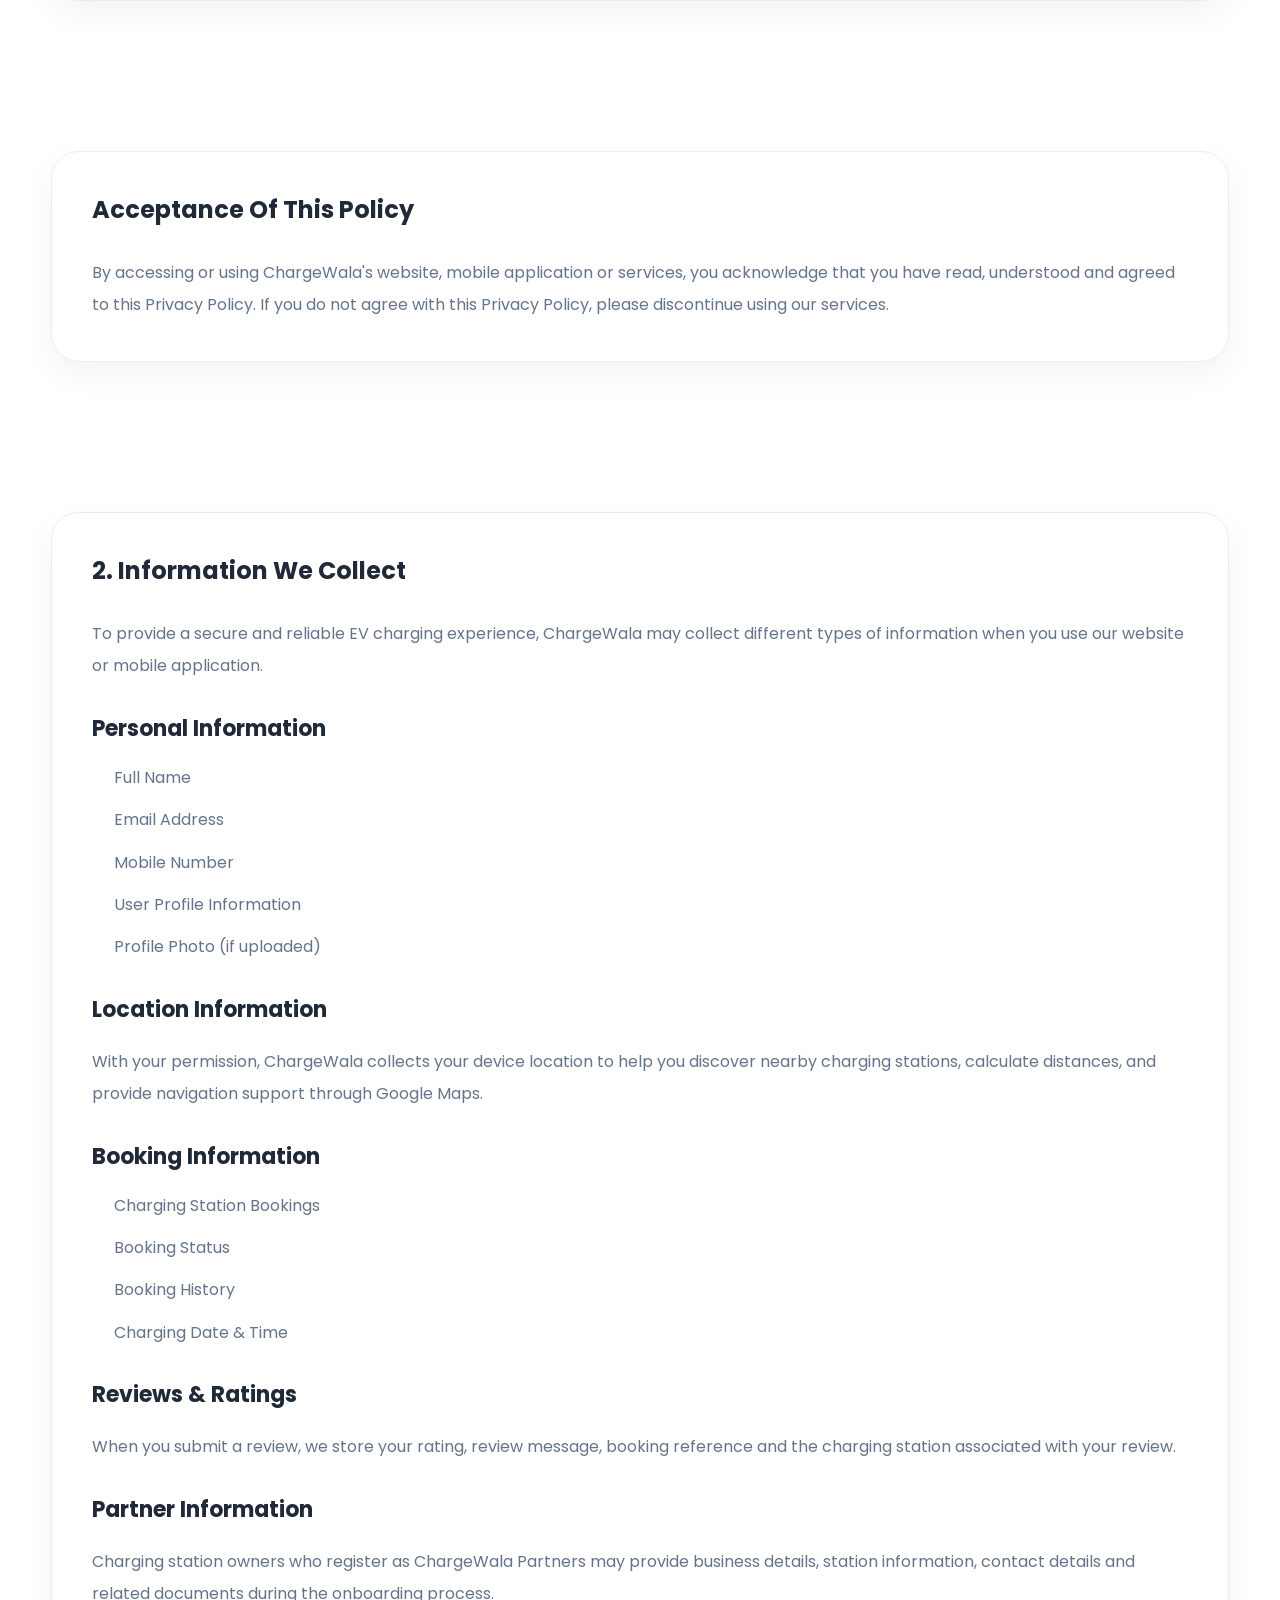
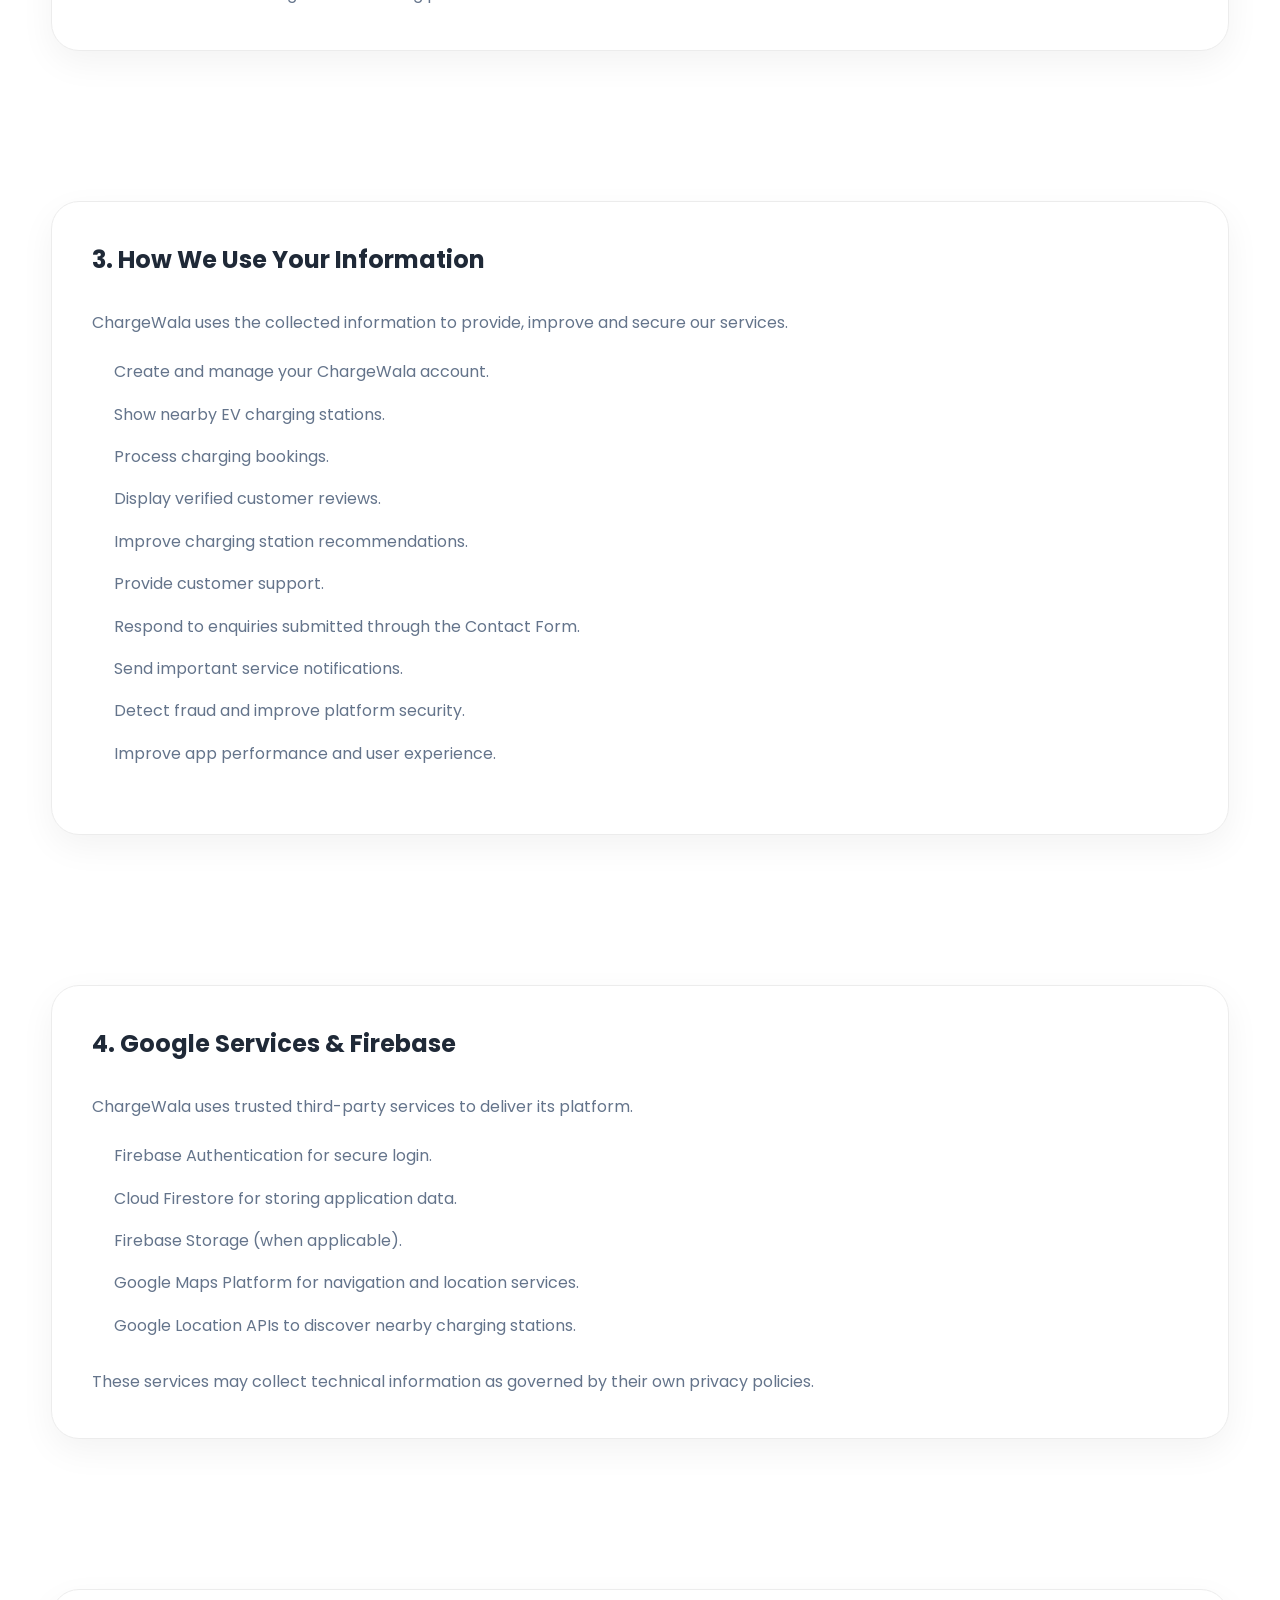
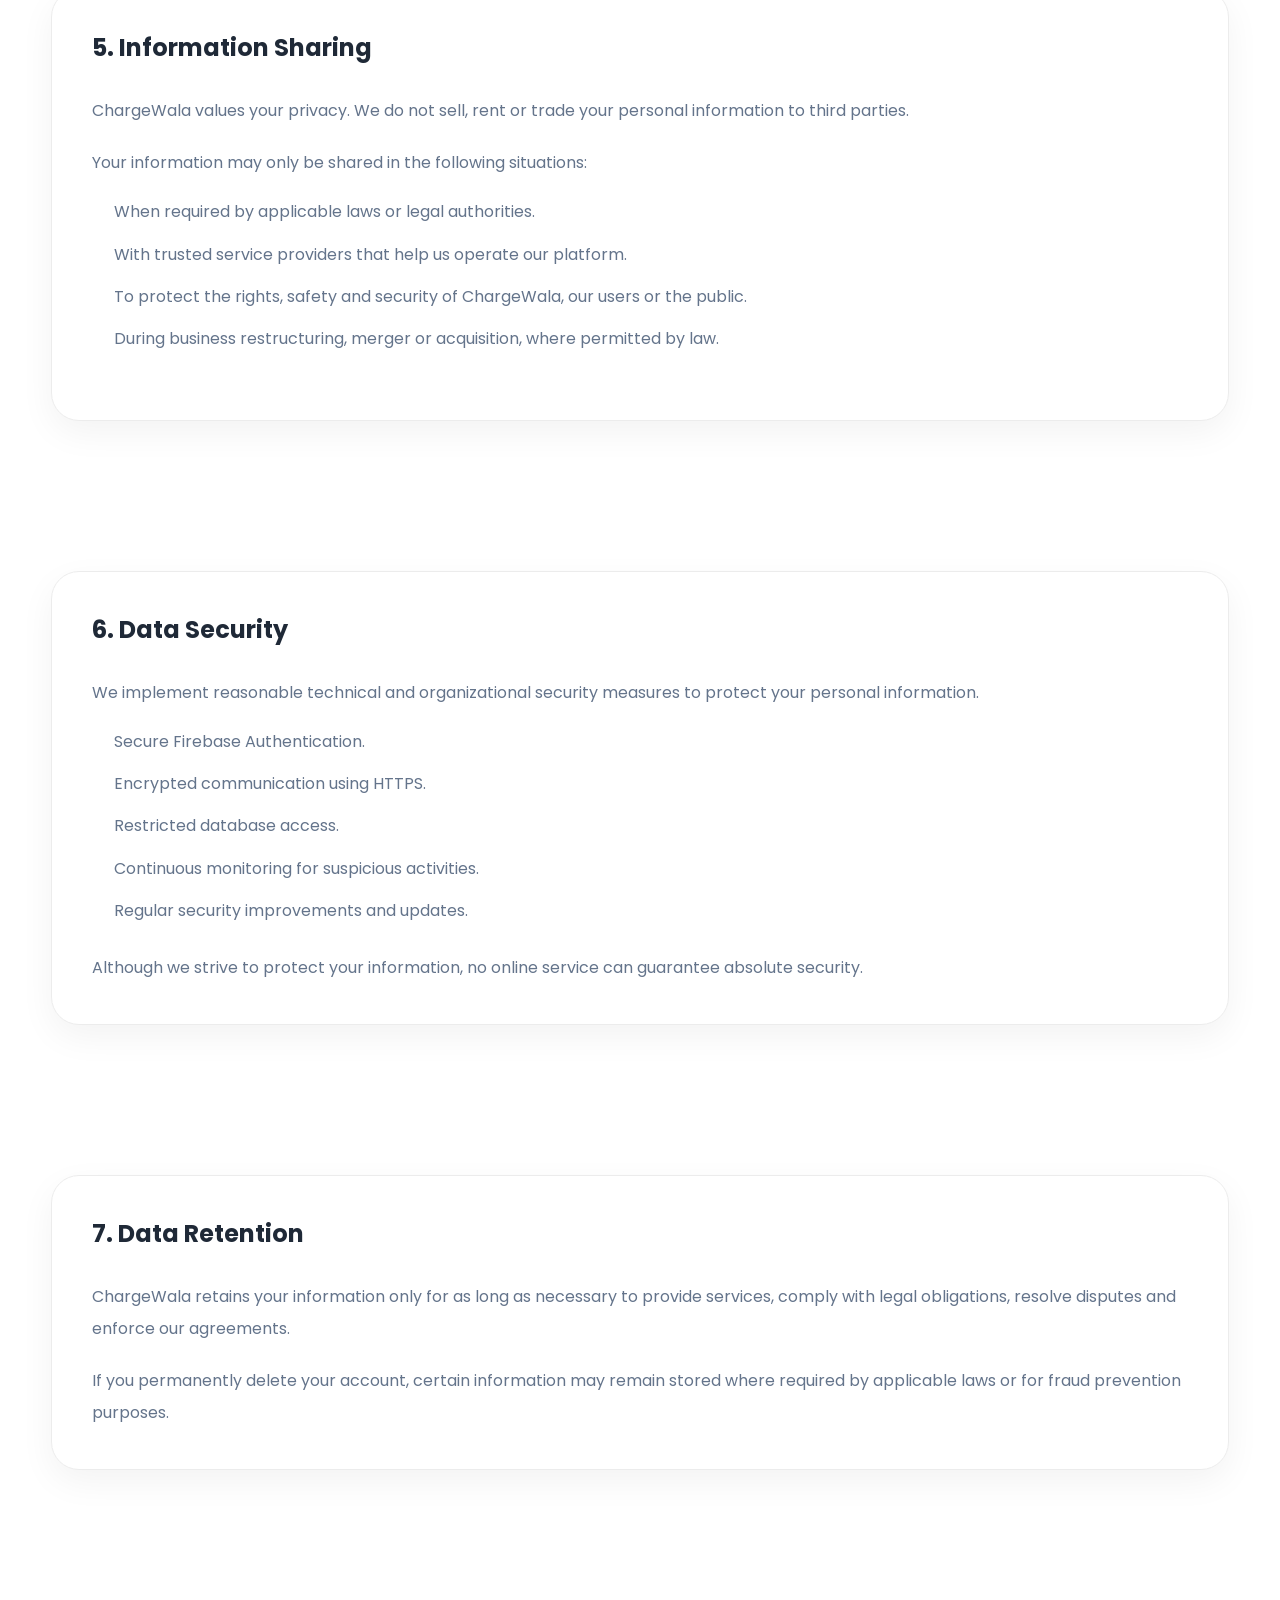
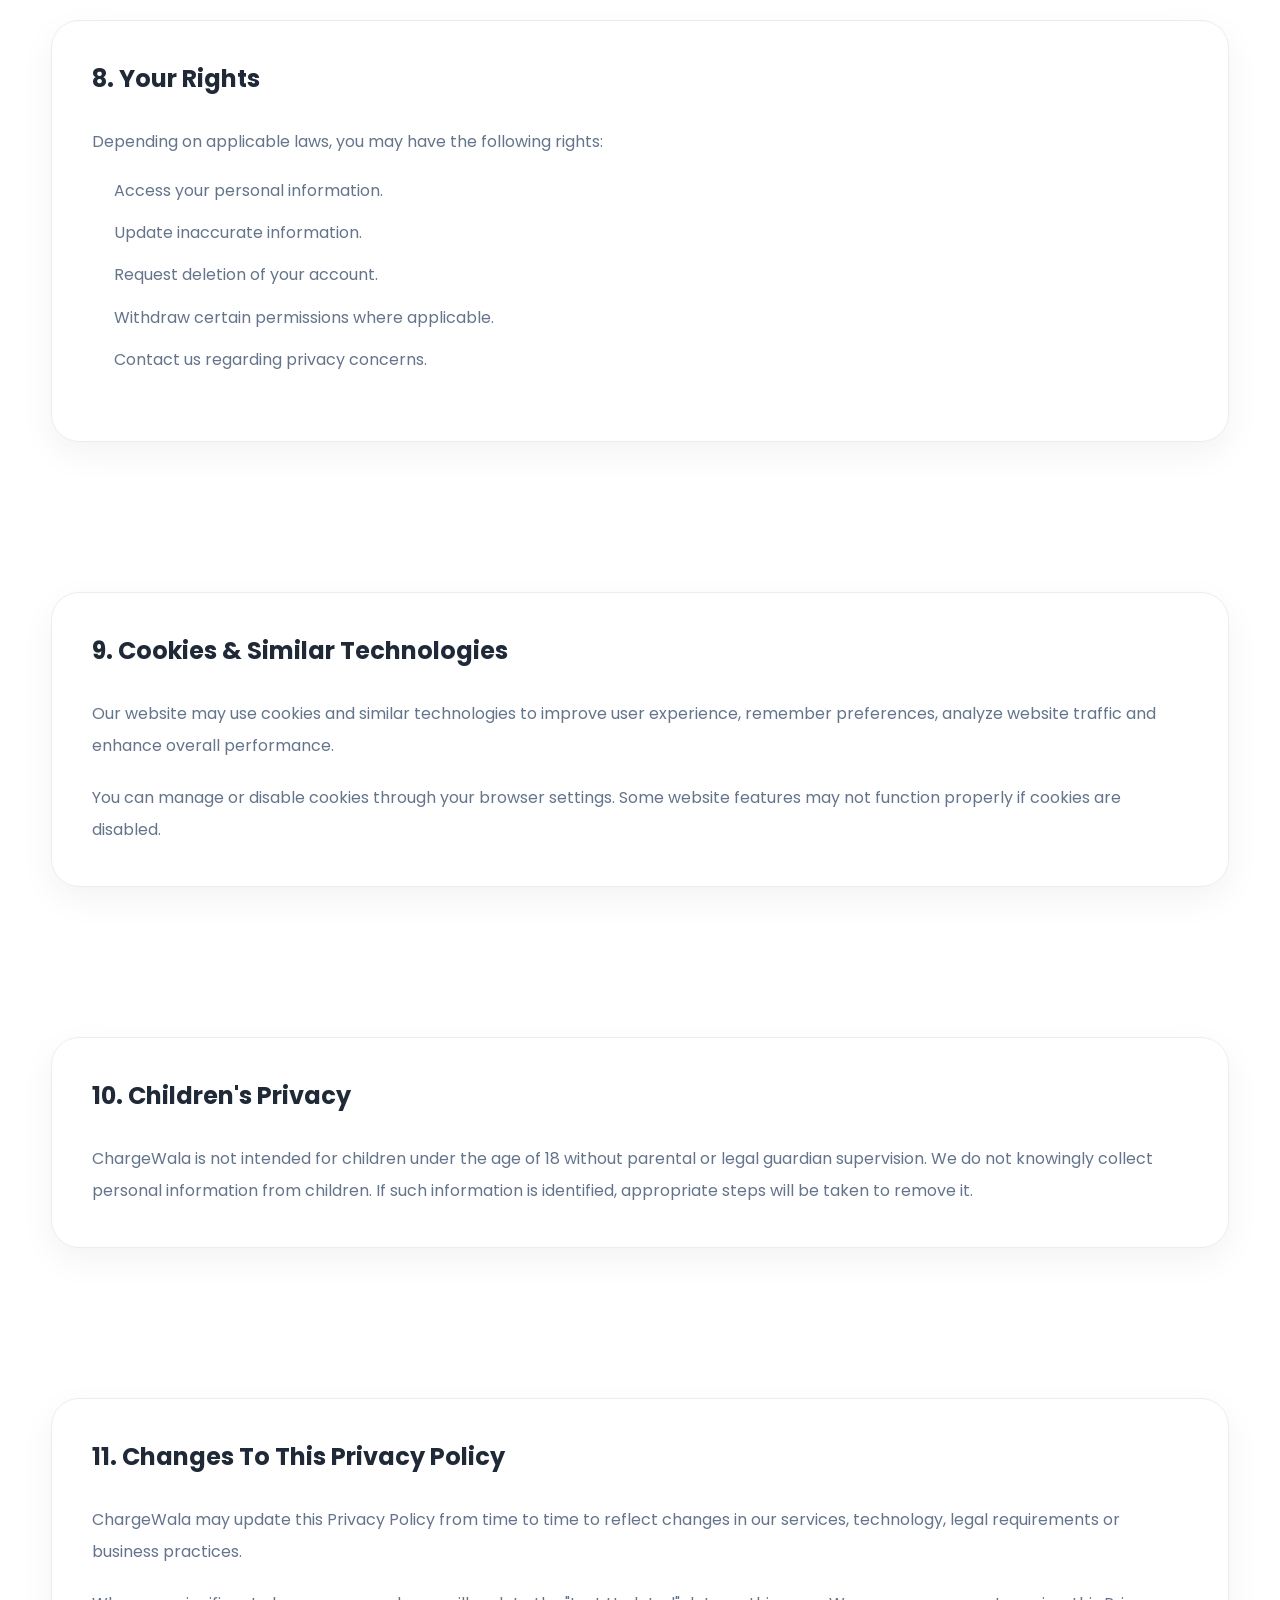
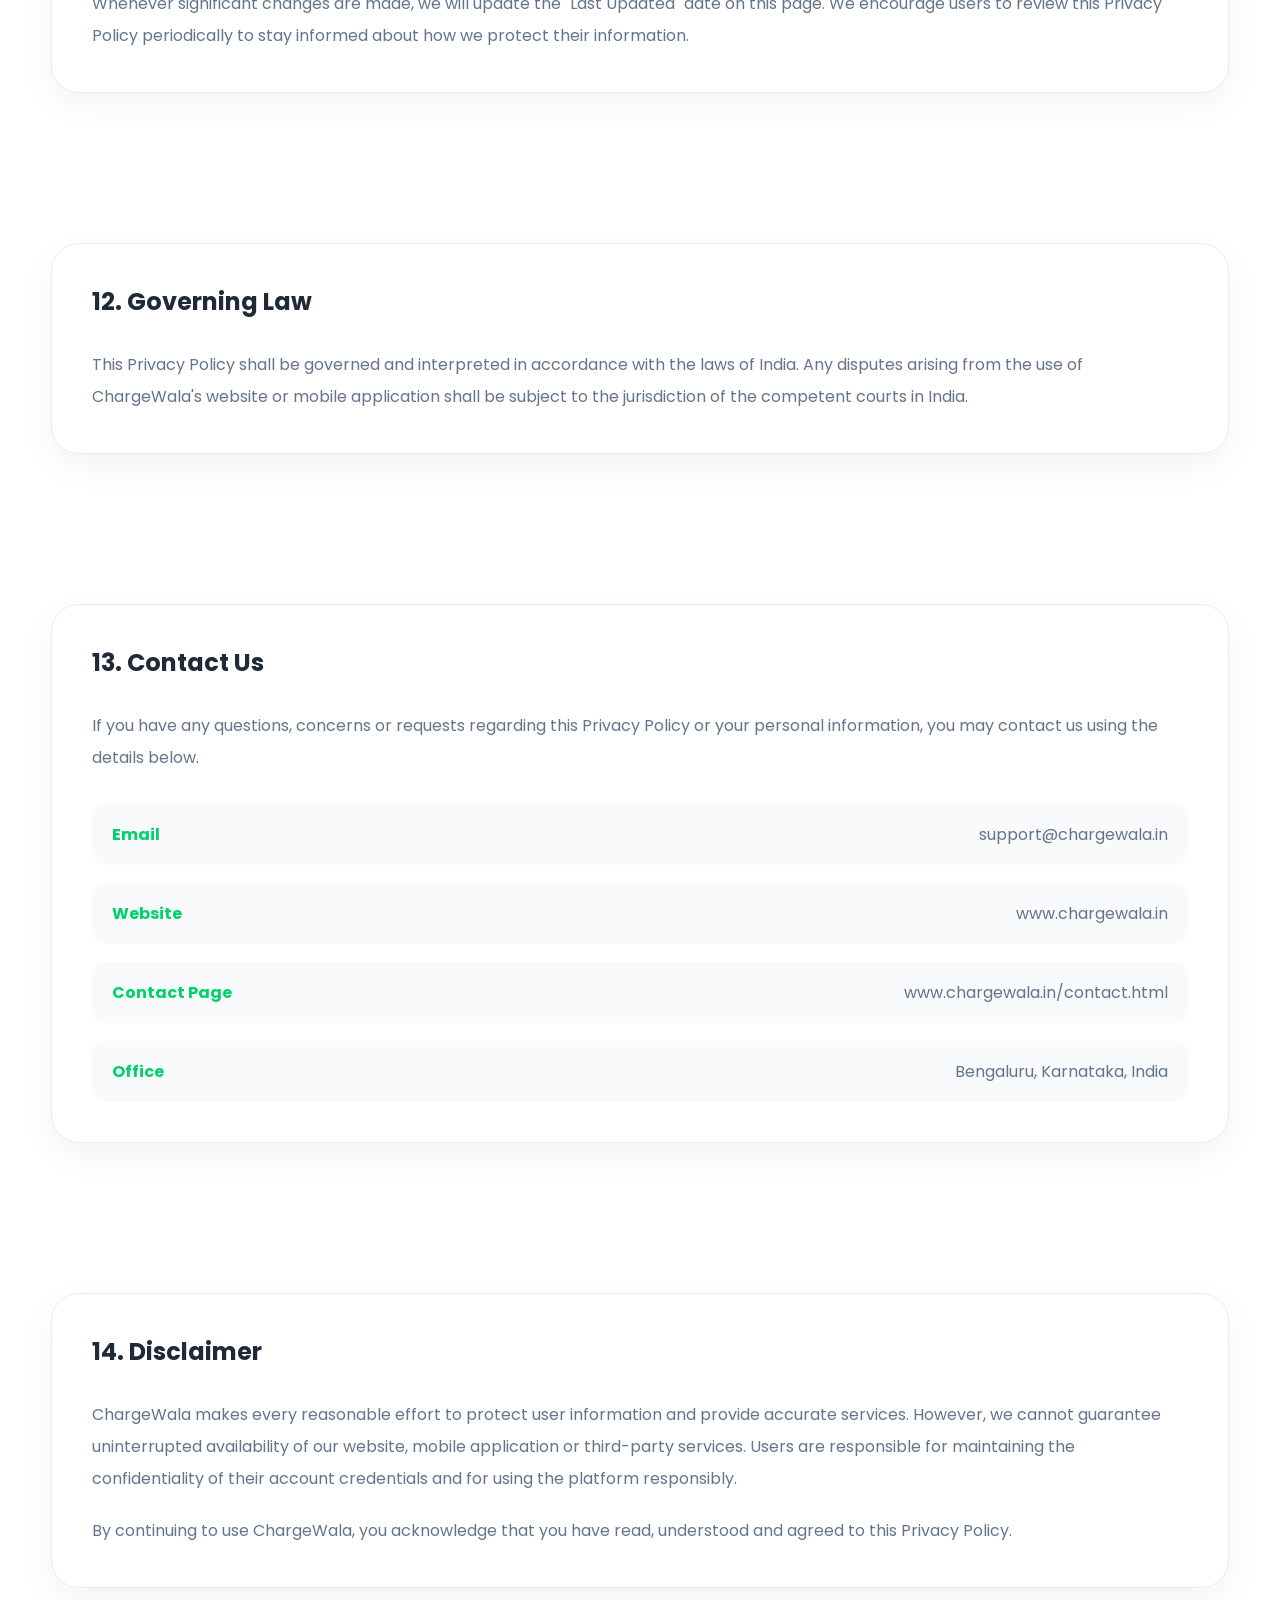
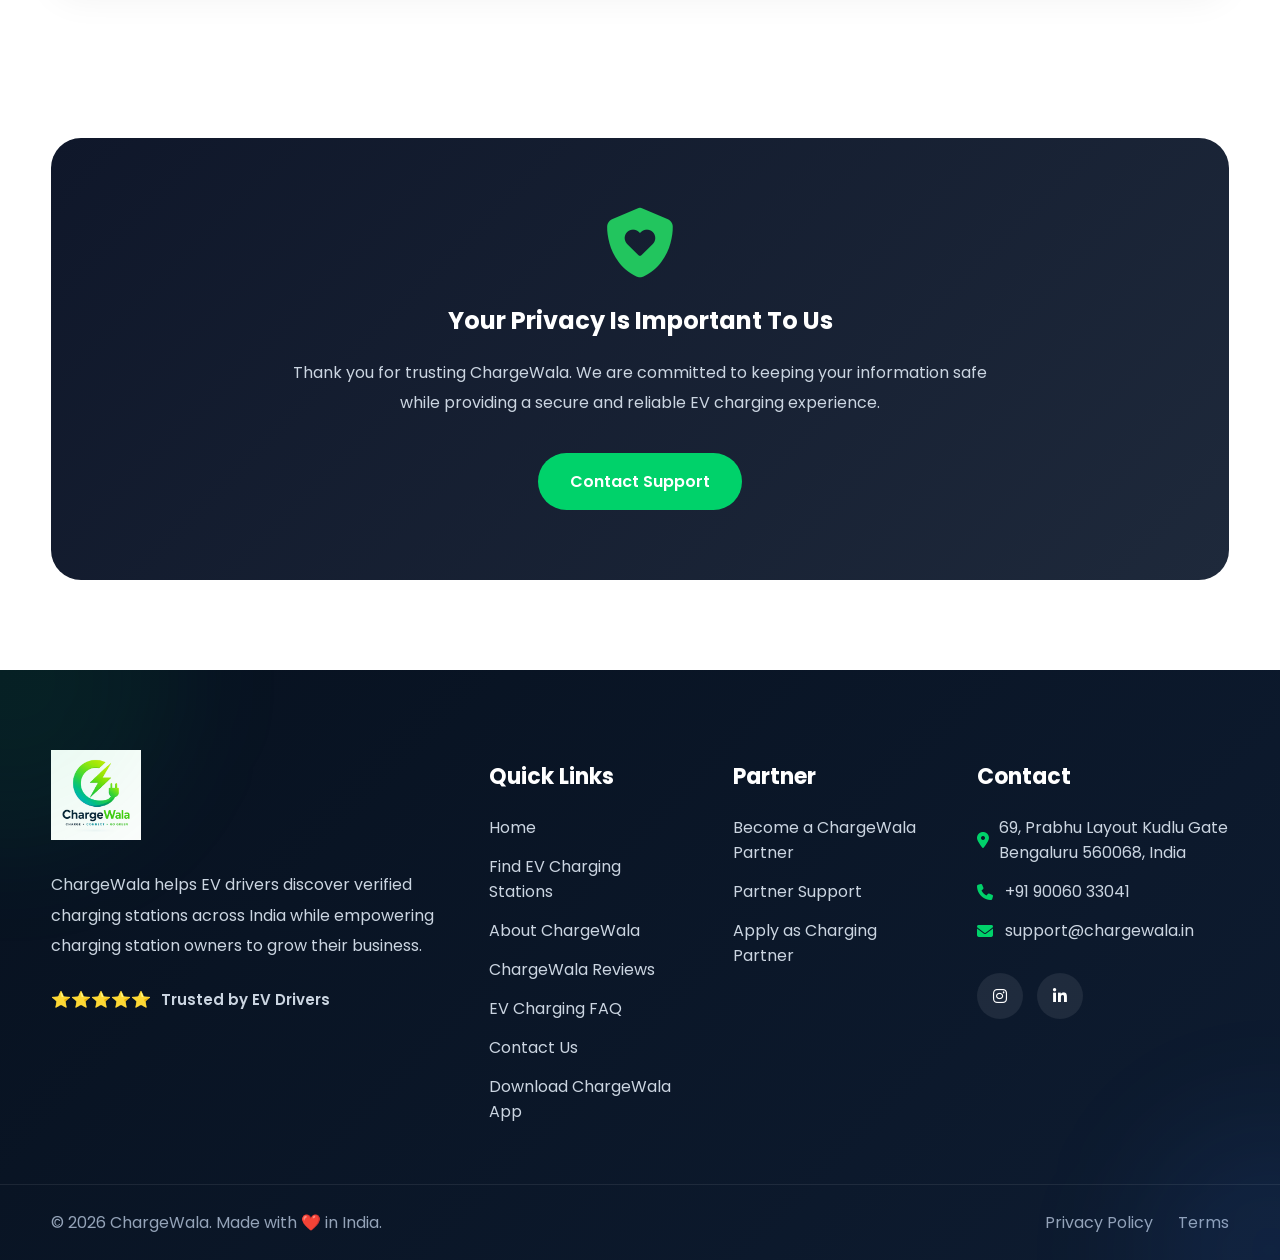
<file: privacy-policy.html>
<!DOCTYPE html>
<html lang="en">

<head>

<meta charset="UTF-8">

<meta
name="viewport"
content="width=device-width, initial-scale=1.0">

<title>

Privacy Policy | ChargeWala

</title>
<link rel="icon" type="image/png" href="/assets/images/logo.png">
<link rel="shortcut icon" href="/assets/images/logo.png">
<link rel="apple-touch-icon" href="/assets/images/logo.png">
<meta name="theme-color" content="#00C853">

<meta
name="description"
content="Read the Privacy Policy of ChargeWala EV Charging Platform.">

<link
rel="stylesheet"
href="https://cdnjs.cloudflare.com/ajax/libs/font-awesome/6.7.2/css/all.min.css">

<link
href="https://fonts.googleapis.com/css2?family=Poppins:wght@300;400;500;600;700;800&display=swap"
rel="stylesheet">

<link rel="stylesheet" href="css/variables.css">
<link rel="stylesheet" href="css/style.css">
<link rel="stylesheet" href="css/design-system.css">
<link rel="stylesheet" href="css/navbar.css">
<link rel="stylesheet" href="css/footer.css">
<link rel="stylesheet" href="css/effects.css">
<link rel="stylesheet" href="css/dark.css">

<link rel="stylesheet" href="css/privacy.css">

</head>

<body>

<div class="cursor-glow"></div>

<div class="scroll-progress"></div>

<div id="navbar"></div>

<main>

<!-- =====================================
        HERO
====================================== -->

<section class="privacy-hero section page-hero">

<div class="hero-blob blob-green"></div>

<div class="hero-blob blob-blue"></div>

<div class="container">

<div class="privacy-content fade-up">

<div class="section-badge">

<i class="fa-solid fa-shield-halved"></i>

<span>

Privacy Policy

</span>

</div>

<h1 class="section-title">

Your Privacy

<span class="gradient-text">

Matters

</span>

</h1>

<p class="section-description">

ChargeWala respects your privacy and is committed to protecting your personal information. This Privacy Policy explains how we collect, use, store and protect your information when you use our website and mobile application.

</p>

<div class="policy-update">

Last Updated :
<strong>

July 2026

</strong>

</div>

</div>

</div>

</section>

<!-- =====================================
        TABLE OF CONTENTS
====================================== -->

<section class="policy-toc section">

<div class="container">

<div class="policy-card card">

<h2>

Table Of Contents

</h2>

<div class="toc-grid">

<a href="#intro">

1. Introduction

</a>

<a href="#collection">

2. Information We Collect

</a>

<a href="#usage">

3. How We Use Information

</a>

<a href="#sharing">

4. Information Sharing

</a>

<a href="#security">

5. Data Security

</a>

<a href="#rights">

6. Your Rights

</a>

<a href="#cookies">

7. Cookies

</a>

<a href="#contact">

8. Contact Us

</a>

</div>

</div>

</div>

</section>

<!-- =====================================
        INTRODUCTION
====================================== -->

<section
id="intro"
class="policy-section section">

<div class="container">

<div class="policy-card card">

<h2>

1. Introduction

</h2>

<p>

Welcome to ChargeWala.

ChargeWala is an EV Charging Platform that helps electric vehicle owners discover verified charging stations, navigate to charging locations, submit reviews, and connect with charging partners.

By accessing our website or mobile application, you agree to the practices described in this Privacy Policy.

</p>

<p>

We are committed to protecting your personal information and ensuring transparency regarding how your data is collected, used and safeguarded.

</p>

</div>

</div>

</section>

<!-- =====================================
        ACCEPTANCE
====================================== -->

<section class="policy-section section">

<div class="container">

<div class="policy-card card">

<h2>

Acceptance Of This Policy

</h2>

<p>

By accessing or using ChargeWala's website, mobile application or services, you acknowledge that you have read, understood and agreed to this Privacy Policy.

If you do not agree with this Privacy Policy, please discontinue using our services.

</p>

</div>

</div>

</section>

<!-- =====================================
        INFORMATION WE COLLECT
====================================== -->

<section
id="collection"
class="policy-section section">

<div class="container">

<div class="policy-card card">

<h2>

2. Information We Collect

</h2>

<p>

To provide a secure and reliable EV charging experience, ChargeWala may collect different types of information when you use our website or mobile application.

</p>

<h3>Personal Information</h3>

<ul class="policy-list">

<li>Full Name</li>

<li>Email Address</li>

<li>Mobile Number</li>

<li>User Profile Information</li>

<li>Profile Photo (if uploaded)</li>

</ul>

<h3>Location Information</h3>

<p>

With your permission, ChargeWala collects your device location to help you discover nearby charging stations, calculate distances, and provide navigation support through Google Maps.

</p>

<h3>Booking Information</h3>

<ul class="policy-list">

<li>Charging Station Bookings</li>

<li>Booking Status</li>

<li>Booking History</li>

<li>Charging Date & Time</li>

</ul>

<h3>Reviews & Ratings</h3>

<p>

When you submit a review, we store your rating, review message, booking reference and the charging station associated with your review.

</p>

<h3>Partner Information</h3>

<p>

Charging station owners who register as ChargeWala Partners may provide business details, station information, contact details and related documents during the onboarding process.

</p>

</div>

</div>

</section>

<!-- =====================================
        HOW WE USE YOUR INFORMATION
====================================== -->

<section
id="usage"
class="policy-section section">

<div class="container">

<div class="policy-card card">

<h2>

3. How We Use Your Information

</h2>

<p>

ChargeWala uses the collected information to provide, improve and secure our services.

</p>

<ul class="policy-list">

<li>Create and manage your ChargeWala account.</li>

<li>Show nearby EV charging stations.</li>

<li>Process charging bookings.</li>

<li>Display verified customer reviews.</li>

<li>Improve charging station recommendations.</li>

<li>Provide customer support.</li>

<li>Respond to enquiries submitted through the Contact Form.</li>

<li>Send important service notifications.</li>

<li>Detect fraud and improve platform security.</li>

<li>Improve app performance and user experience.</li>

</ul>

</div>

</div>

</section>

<!-- =====================================
        GOOGLE & FIREBASE
====================================== -->

<section
class="policy-section section">

<div class="container">

<div class="policy-card card">

<h2>

4. Google Services & Firebase

</h2>

<p>

ChargeWala uses trusted third-party services to deliver its platform.

</p>

<ul class="policy-list">

<li>Firebase Authentication for secure login.</li>

<li>Cloud Firestore for storing application data.</li>

<li>Firebase Storage (when applicable).</li>

<li>Google Maps Platform for navigation and location services.</li>

<li>Google Location APIs to discover nearby charging stations.</li>

</ul>

<p>

These services may collect technical information as governed by their own privacy policies.

</p>

</div>

</div>

</section>

<!-- =====================================
        INFORMATION SHARING
====================================== -->

<section
id="sharing"
class="policy-section section">

<div class="container">

<div class="policy-card card">

<h2>

5. Information Sharing

</h2>

<p>

ChargeWala values your privacy. We do not sell, rent or trade your personal information to third parties.

</p>

<p>

Your information may only be shared in the following situations:

</p>

<ul class="policy-list">

<li>When required by applicable laws or legal authorities.</li>

<li>With trusted service providers that help us operate our platform.</li>

<li>To protect the rights, safety and security of ChargeWala, our users or the public.</li>

<li>During business restructuring, merger or acquisition, where permitted by law.</li>

</ul>

</div>

</div>

</section>

<!-- =====================================
        DATA SECURITY
====================================== -->

<section
id="security"
class="policy-section section">

<div class="container">

<div class="policy-card card">

<h2>

6. Data Security

</h2>

<p>

We implement reasonable technical and organizational security measures to protect your personal information.

</p>

<ul class="policy-list">

<li>Secure Firebase Authentication.</li>

<li>Encrypted communication using HTTPS.</li>

<li>Restricted database access.</li>

<li>Continuous monitoring for suspicious activities.</li>

<li>Regular security improvements and updates.</li>

</ul>

<p>

Although we strive to protect your information, no online service can guarantee absolute security.

</p>

</div>

</div>

</section>

<!-- =====================================
        DATA RETENTION
====================================== -->

<section class="policy-section section">

<div class="container">

<div class="policy-card card">

<h2>

7. Data Retention

</h2>

<p>

ChargeWala retains your information only for as long as necessary to provide services, comply with legal obligations, resolve disputes and enforce our agreements.

</p>

<p>

If you permanently delete your account, certain information may remain stored where required by applicable laws or for fraud prevention purposes.

</p>

</div>

</div>

</section>

<!-- =====================================
        USER RIGHTS
====================================== -->

<section
id="rights"
class="policy-section section">

<div class="container">

<div class="policy-card card">

<h2>

8. Your Rights

</h2>

<p>

Depending on applicable laws, you may have the following rights:

</p>

<ul class="policy-list">

<li>Access your personal information.</li>

<li>Update inaccurate information.</li>

<li>Request deletion of your account.</li>

<li>Withdraw certain permissions where applicable.</li>

<li>Contact us regarding privacy concerns.</li>

</ul>

</div>

</div>

</section>

<!-- =====================================
        COOKIES
====================================== -->

<section
id="cookies"
class="policy-section section">

<div class="container">

<div class="policy-card card">

<h2>

9. Cookies & Similar Technologies

</h2>

<p>

Our website may use cookies and similar technologies to improve user experience, remember preferences, analyze website traffic and enhance overall performance.

</p>

<p>

You can manage or disable cookies through your browser settings. Some website features may not function properly if cookies are disabled.

</p>

</div>

</div>

</section>

<!-- =====================================
        CHILDREN'S PRIVACY
====================================== -->

<section class="policy-section section">

<div class="container">

<div class="policy-card card">

<h2>

10. Children's Privacy

</h2>

<p>

ChargeWala is not intended for children under the age of 18 without parental or legal guardian supervision.

We do not knowingly collect personal information from children. If such information is identified, appropriate steps will be taken to remove it.

</p>

</div>

</div>

</section>

<!-- =====================================
        POLICY UPDATES
====================================== -->

<section class="policy-section section">

<div class="container">

<div class="policy-card card">

<h2>

11. Changes To This Privacy Policy

</h2>

<p>

ChargeWala may update this Privacy Policy from time to time to reflect changes in our services, technology, legal requirements or business practices.

</p>

<p>

Whenever significant changes are made, we will update the "Last Updated" date on this page. We encourage users to review this Privacy Policy periodically to stay informed about how we protect their information.

</p>

</div>

</div>

</section>

<!-- =====================================
        GOVERNING LAW
====================================== -->

<section class="policy-section section">

<div class="container">

<div class="policy-card card">

<h2>

12. Governing Law

</h2>

<p>

This Privacy Policy shall be governed and interpreted in accordance with the laws of India.

Any disputes arising from the use of ChargeWala's website or mobile application shall be subject to the jurisdiction of the competent courts in India.

</p>

</div>

</div>

</section>

<!-- =====================================
        CONTACT US
====================================== -->

<section
id="contact"
class="policy-section section">

<div class="container">

<div class="policy-card card">

<h2>

13. Contact Us

</h2>

<p>

If you have any questions, concerns or requests regarding this Privacy Policy or your personal information, you may contact us using the details below.

</p>

<div class="contact-details">

<div class="contact-row">

<strong>Email</strong>

<span>

support@chargewala.in

</span>

</div>

<div class="contact-row">

<strong>Website</strong>

<span>

www.chargewala.in

</span>

</div>

<div class="contact-row">

<strong>Contact Page</strong>

<span>

www.chargewala.in/contact.html

</span>

</div>

<div class="contact-row">

<strong>Office</strong>

<span>

Bengaluru, Karnataka, India

</span>

</div>

</div>

</div>

</div>

</section>

<!-- =====================================
        DISCLAIMER
====================================== -->

<section class="policy-section section">

<div class="container">

<div class="policy-card card">

<h2>

14. Disclaimer

</h2>

<p>

ChargeWala makes every reasonable effort to protect user information and provide accurate services. However, we cannot guarantee uninterrupted availability of our website, mobile application or third-party services.

Users are responsible for maintaining the confidentiality of their account credentials and for using the platform responsibly.

</p>

<p>

By continuing to use ChargeWala, you acknowledge that you have read, understood and agreed to this Privacy Policy.

</p>

</div>

</div>

</section>

<!-- =====================================
        POLICY FOOTER
====================================== -->

<section class="policy-finish section">

<div class="container">

<div class="finish-card">

<i class="fa-solid fa-shield-heart"></i>

<h2>

Your Privacy Is Important To Us

</h2>

<p>

Thank you for trusting ChargeWala.

We are committed to keeping your information safe while providing a secure and reliable EV charging experience.

</p>

<a
href="contact.html"
class="btn">

Contact Support

</a>

</div>

</div>

</section>

</main>

<div id="footer"></div>

<script src="js/navbar.js"></script>
<script src="js/theme.js"></script>
<script src="js/animation.js"></script>
<script src="js/effects.js"></script>
<script src="js/footer.js"></script>

<script src="js/privacy.js"></script>

</body>

</html>
</file>
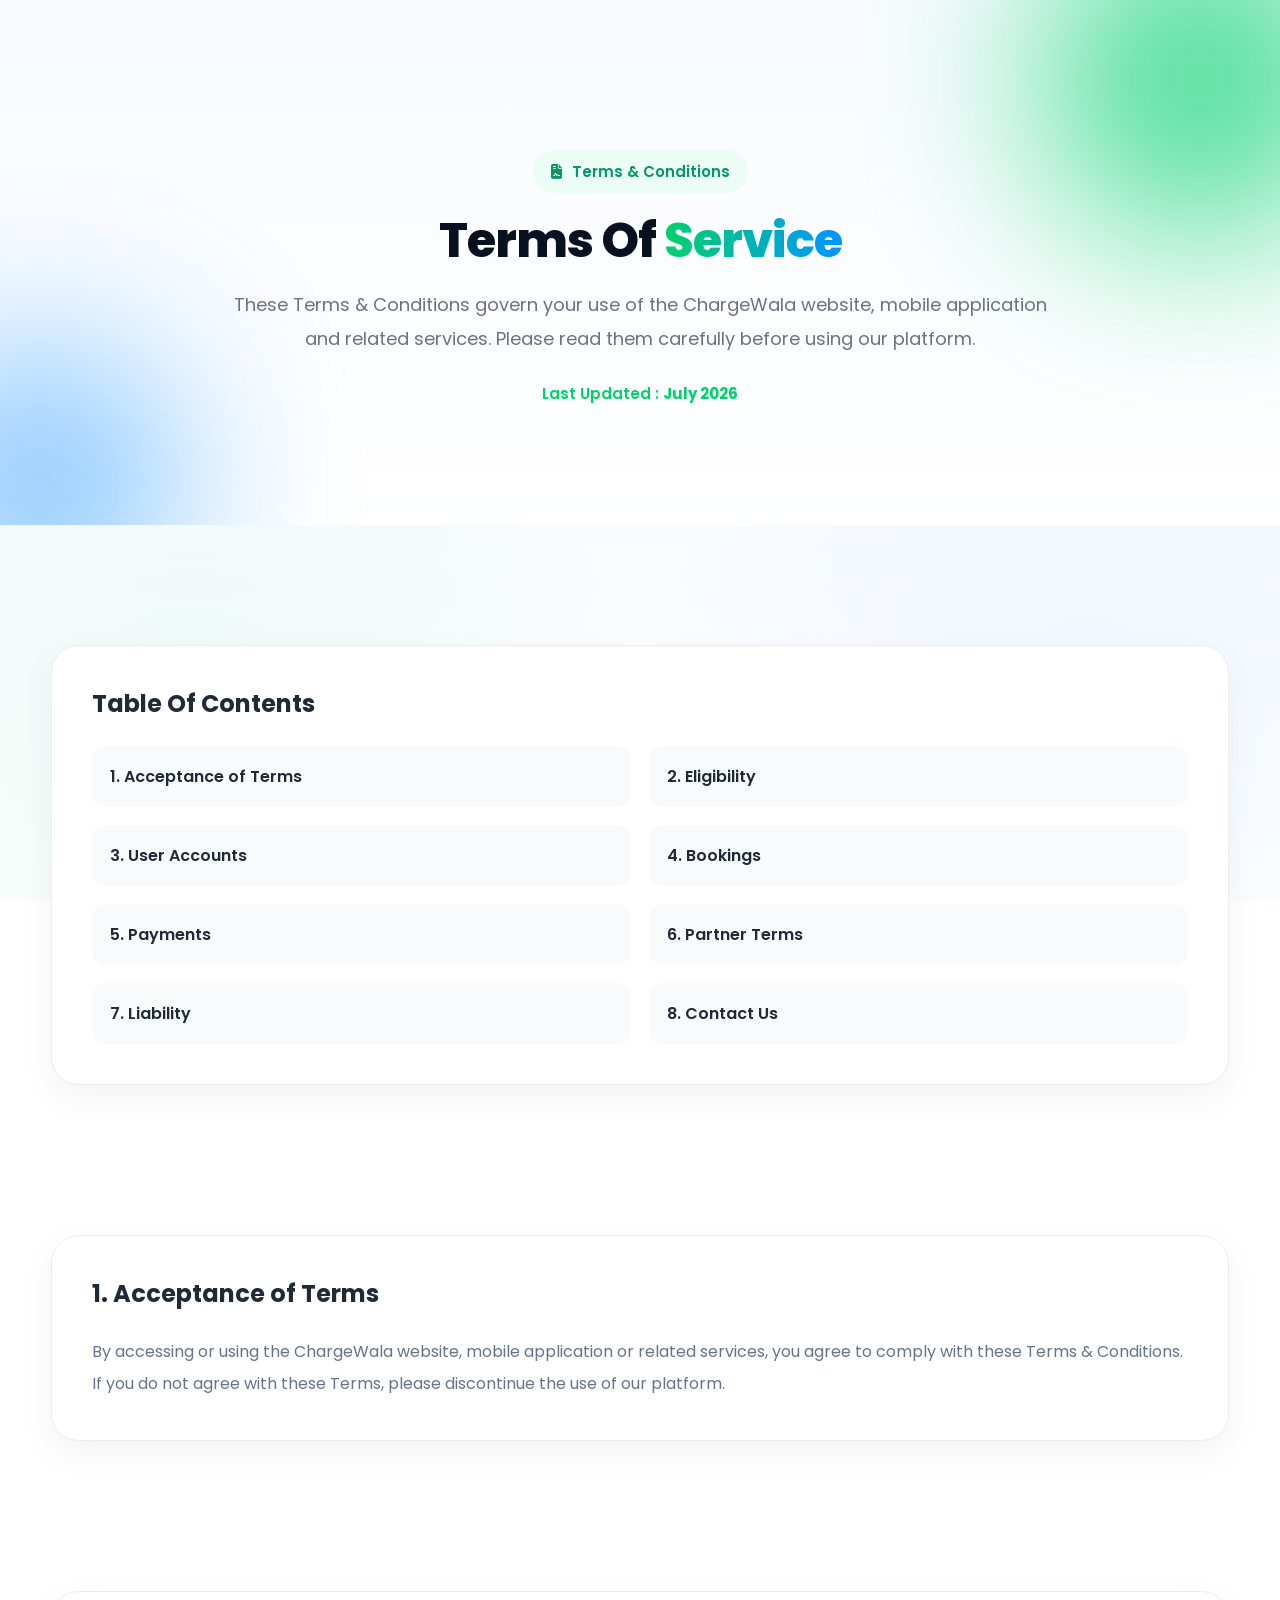
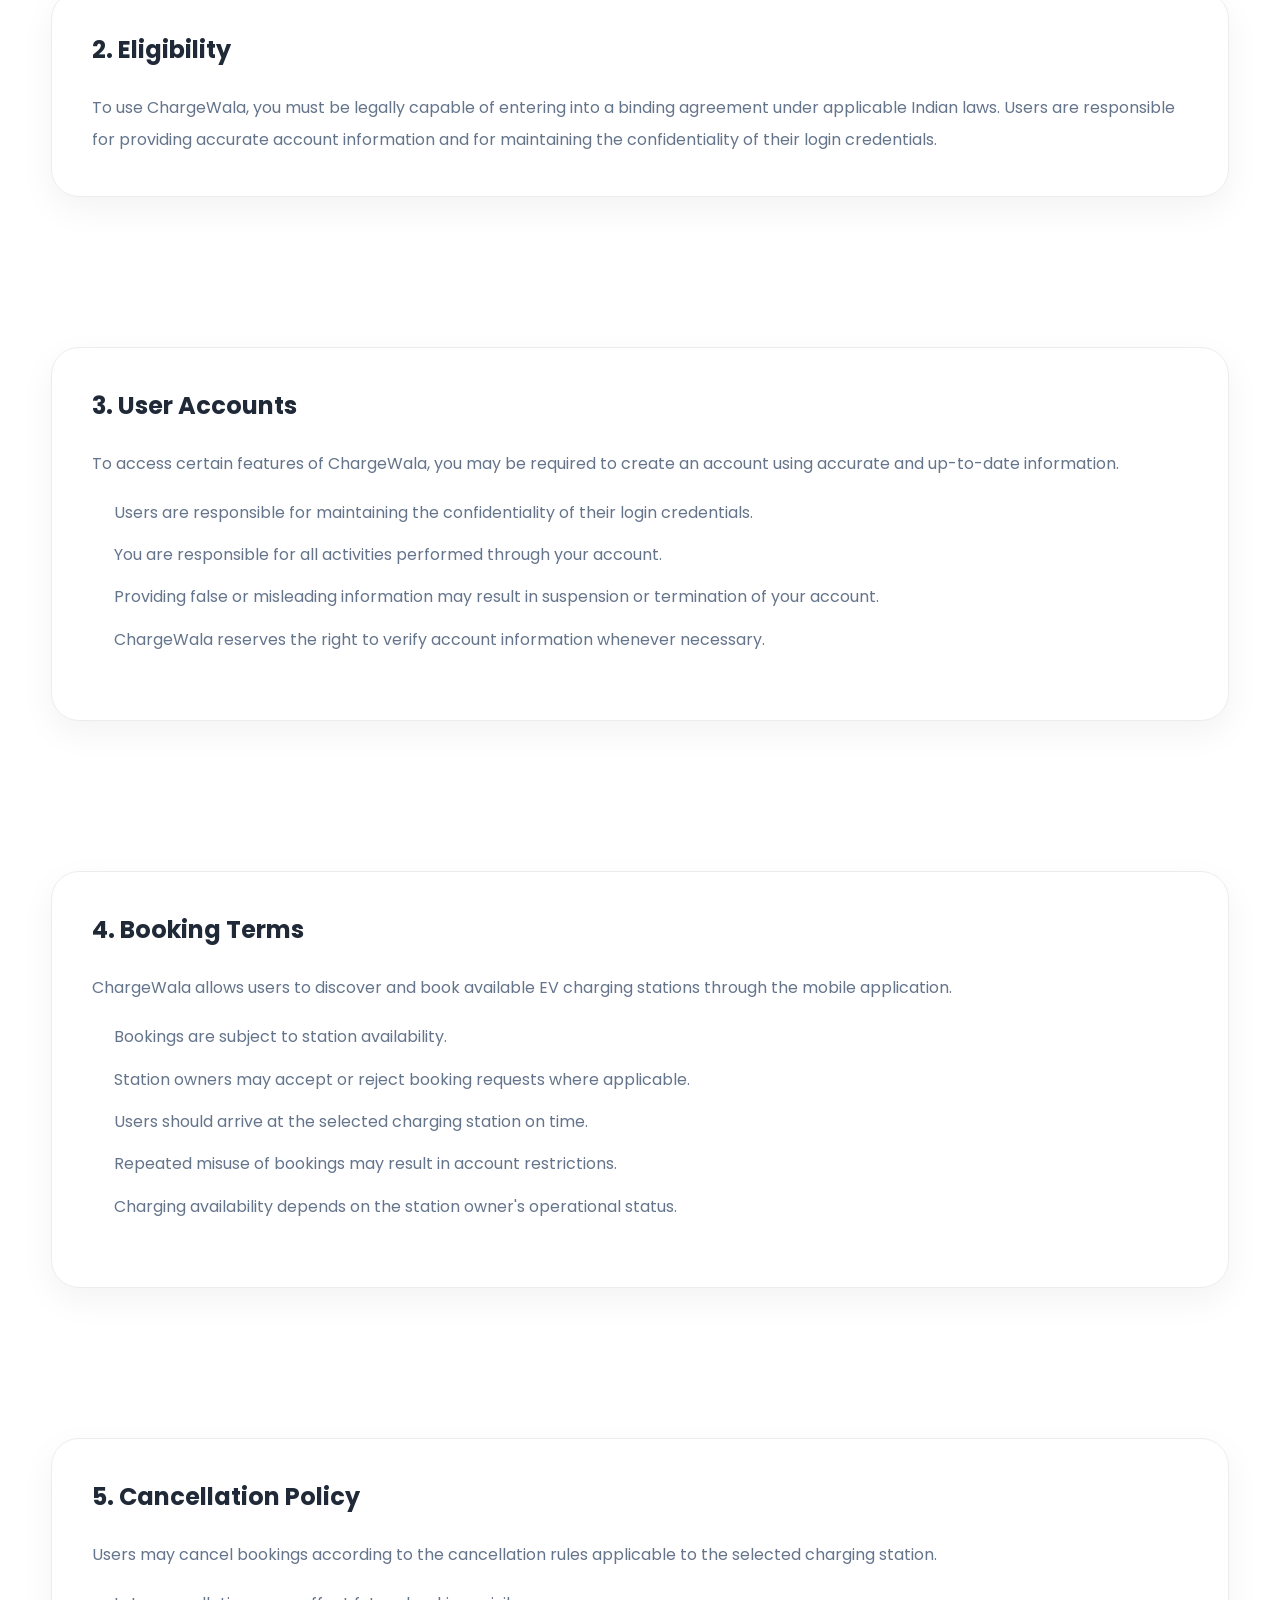
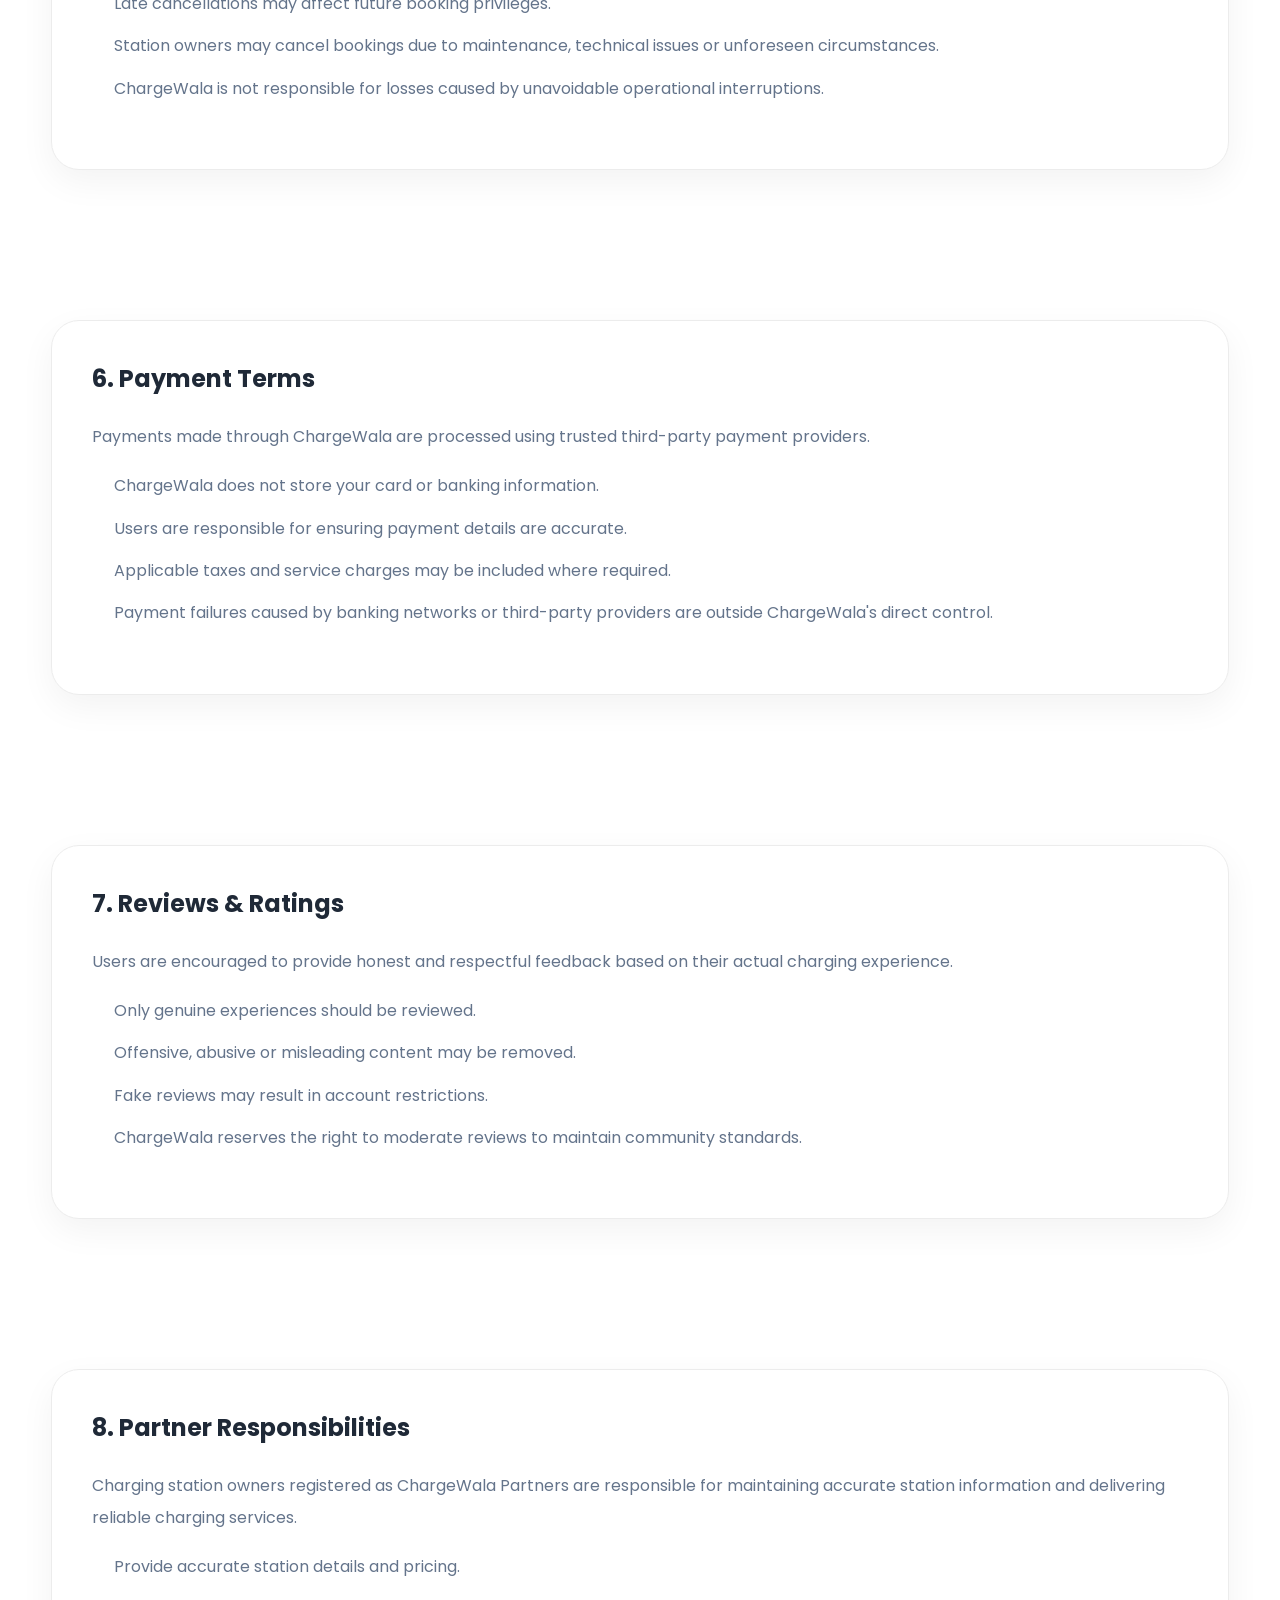
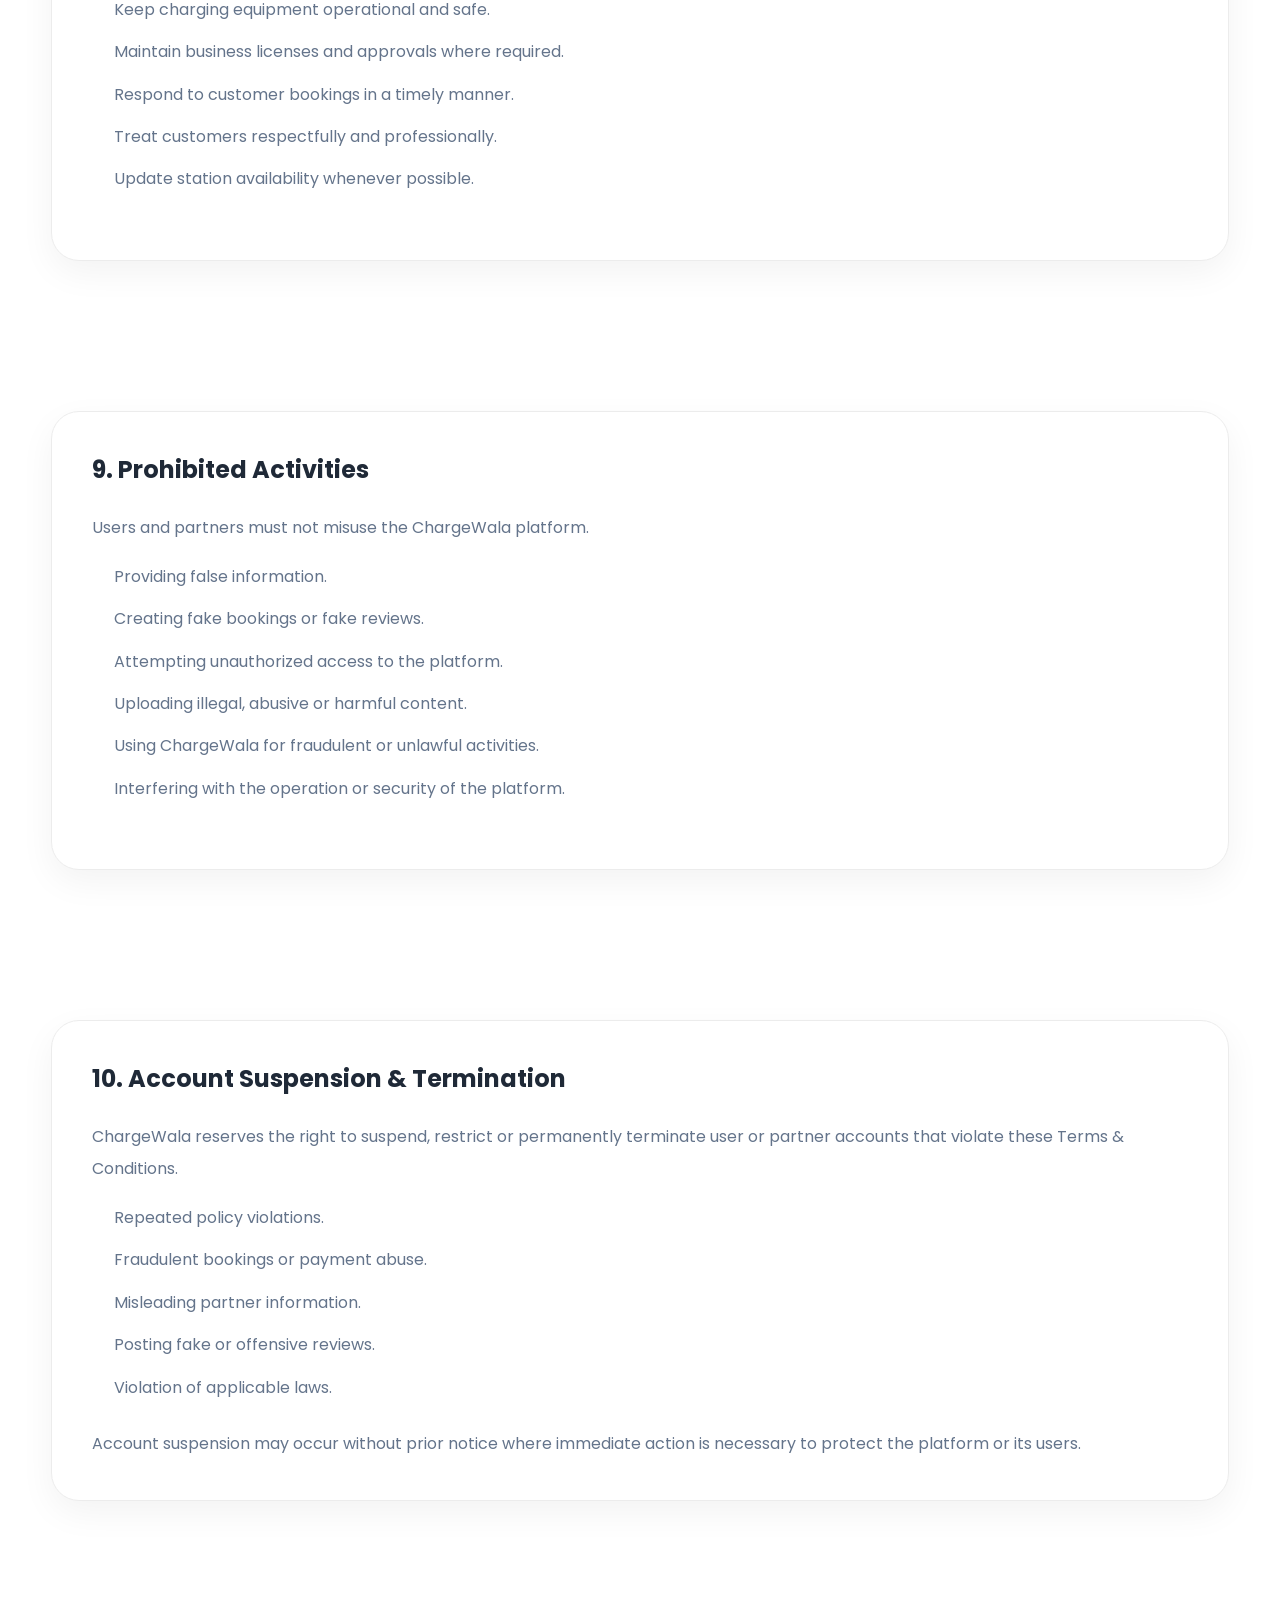
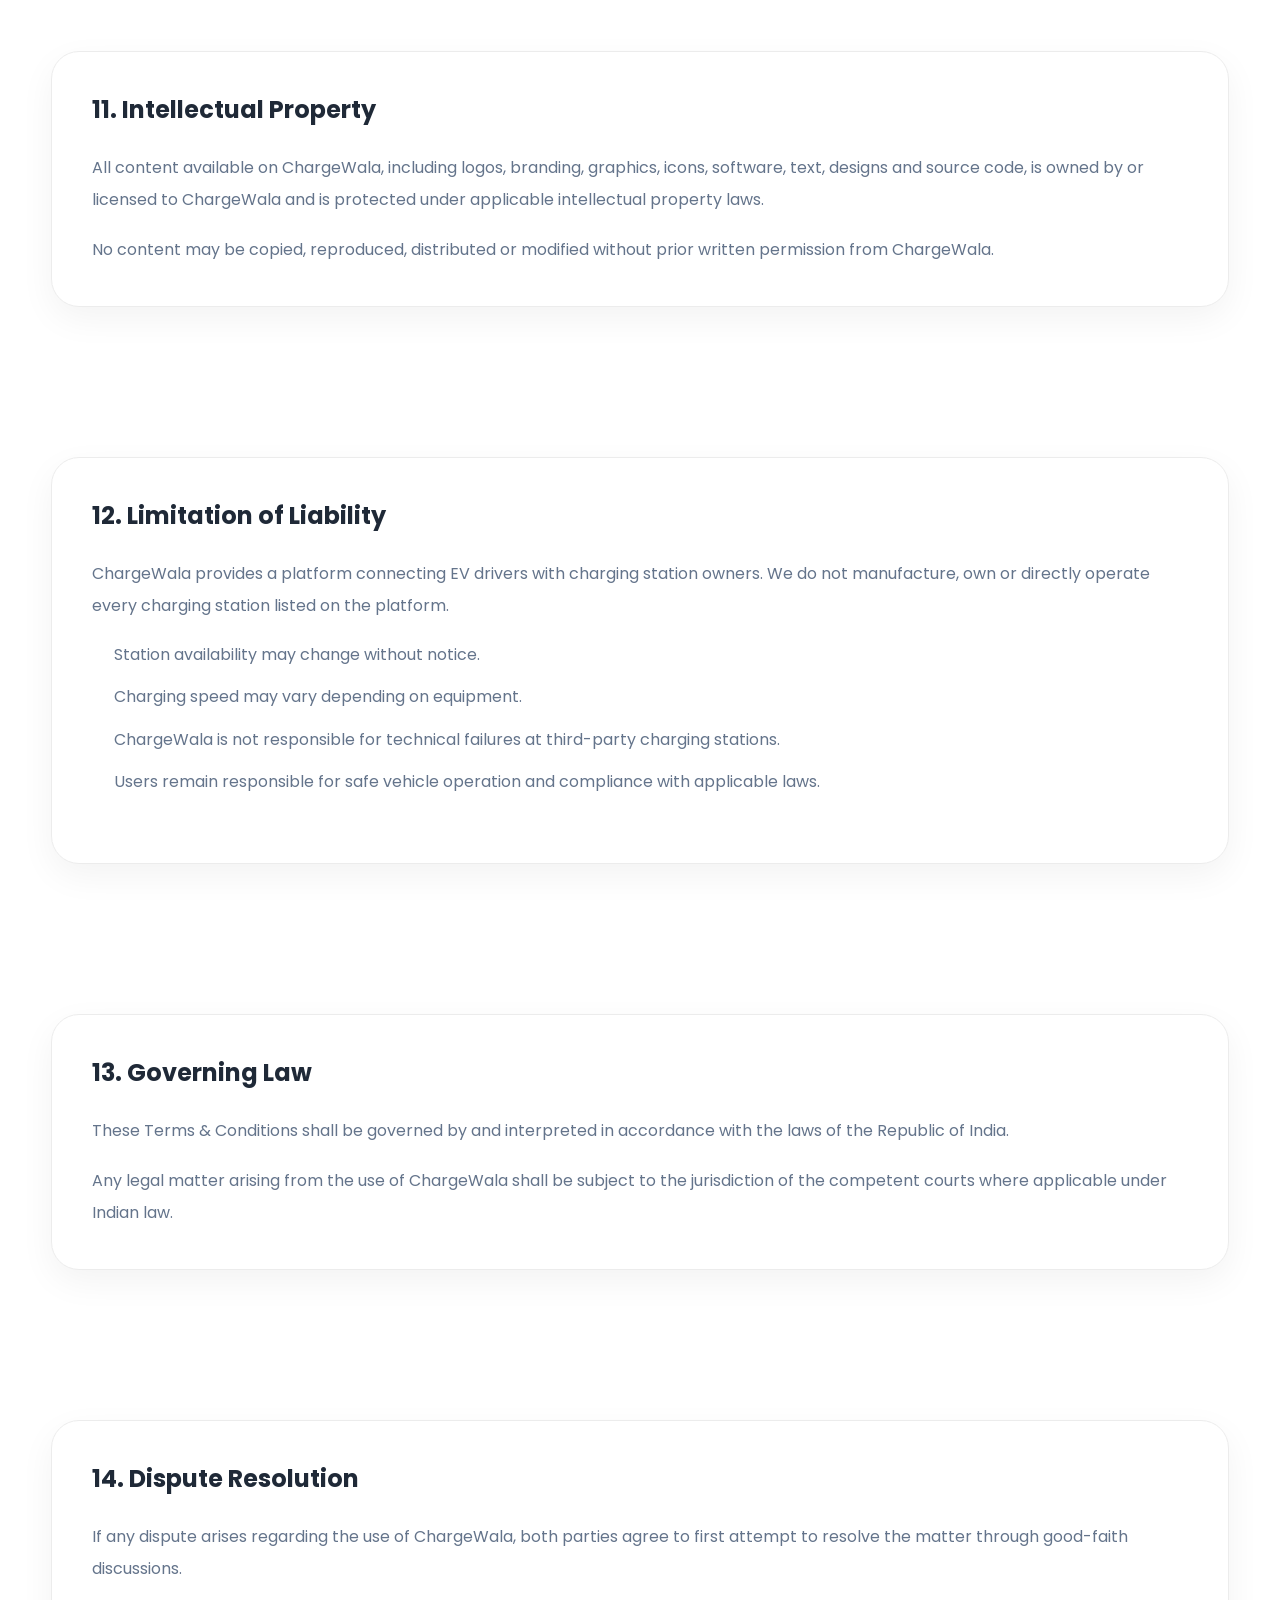
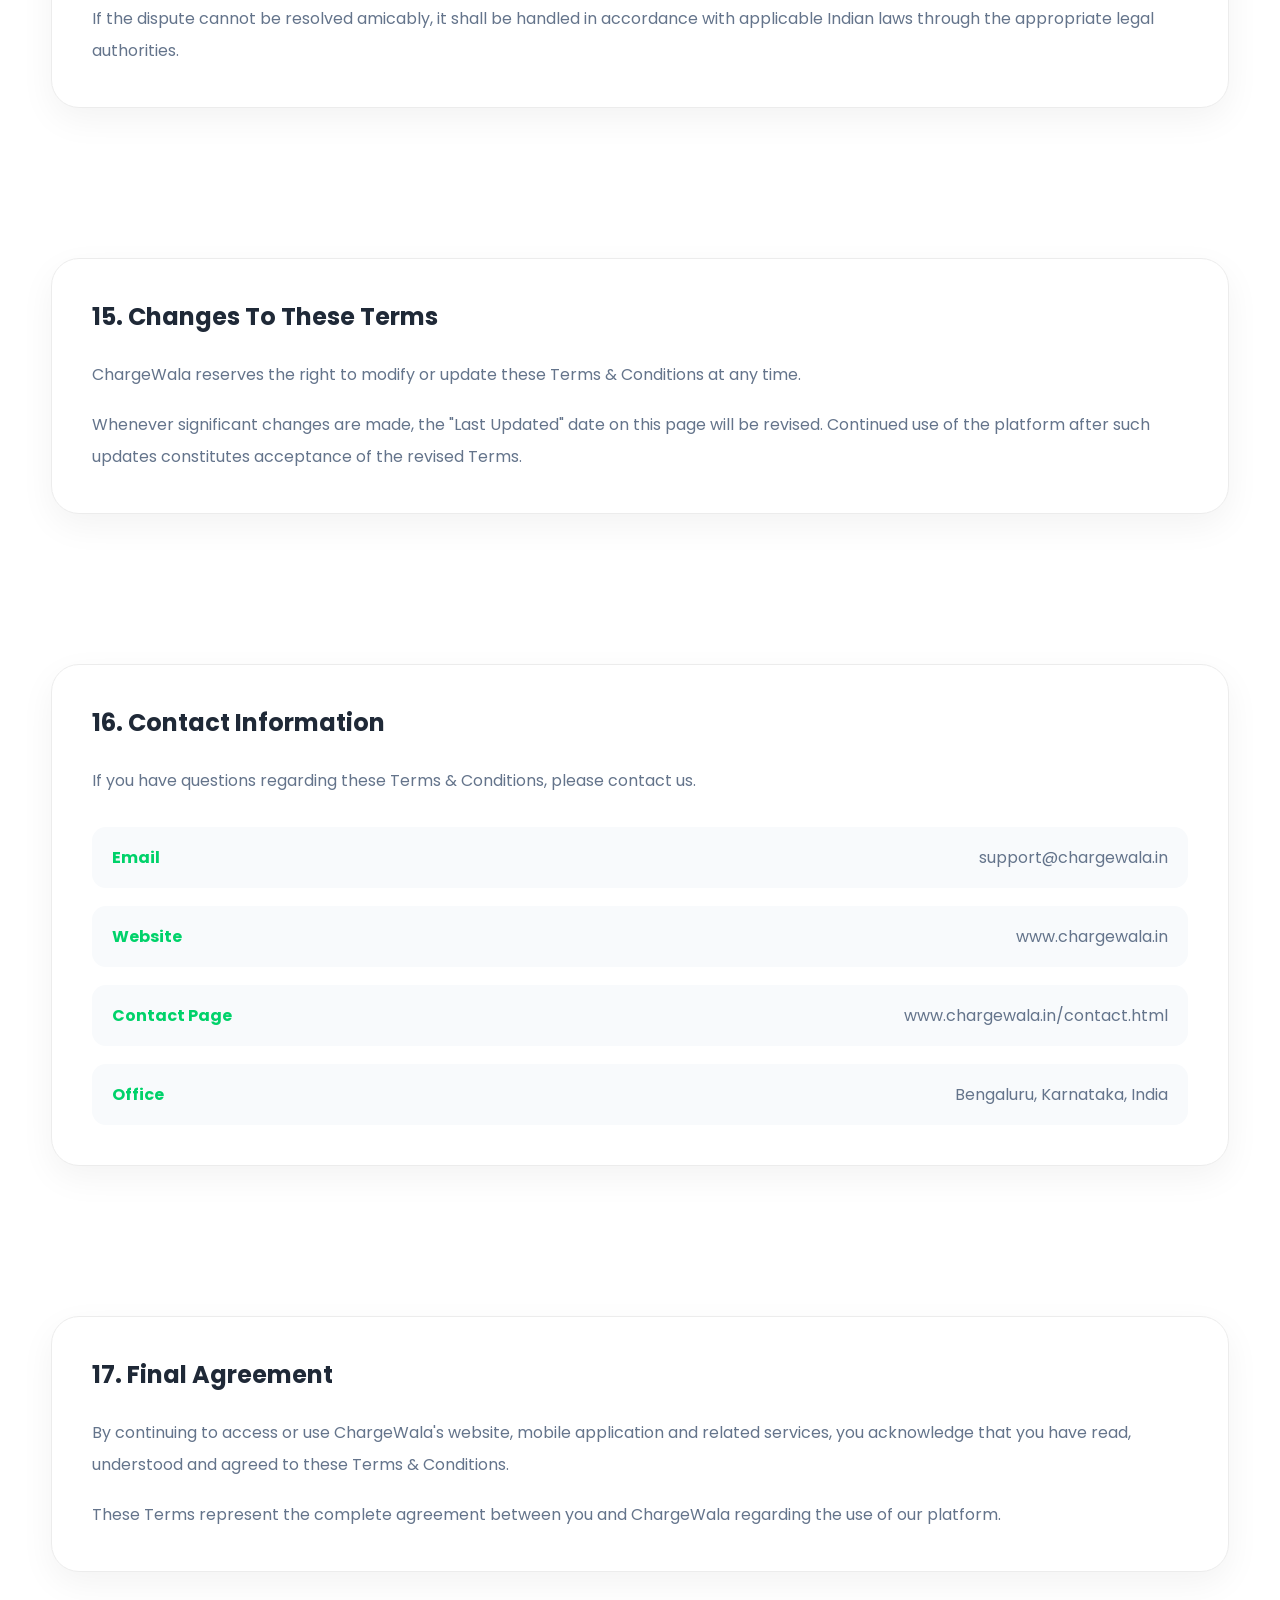
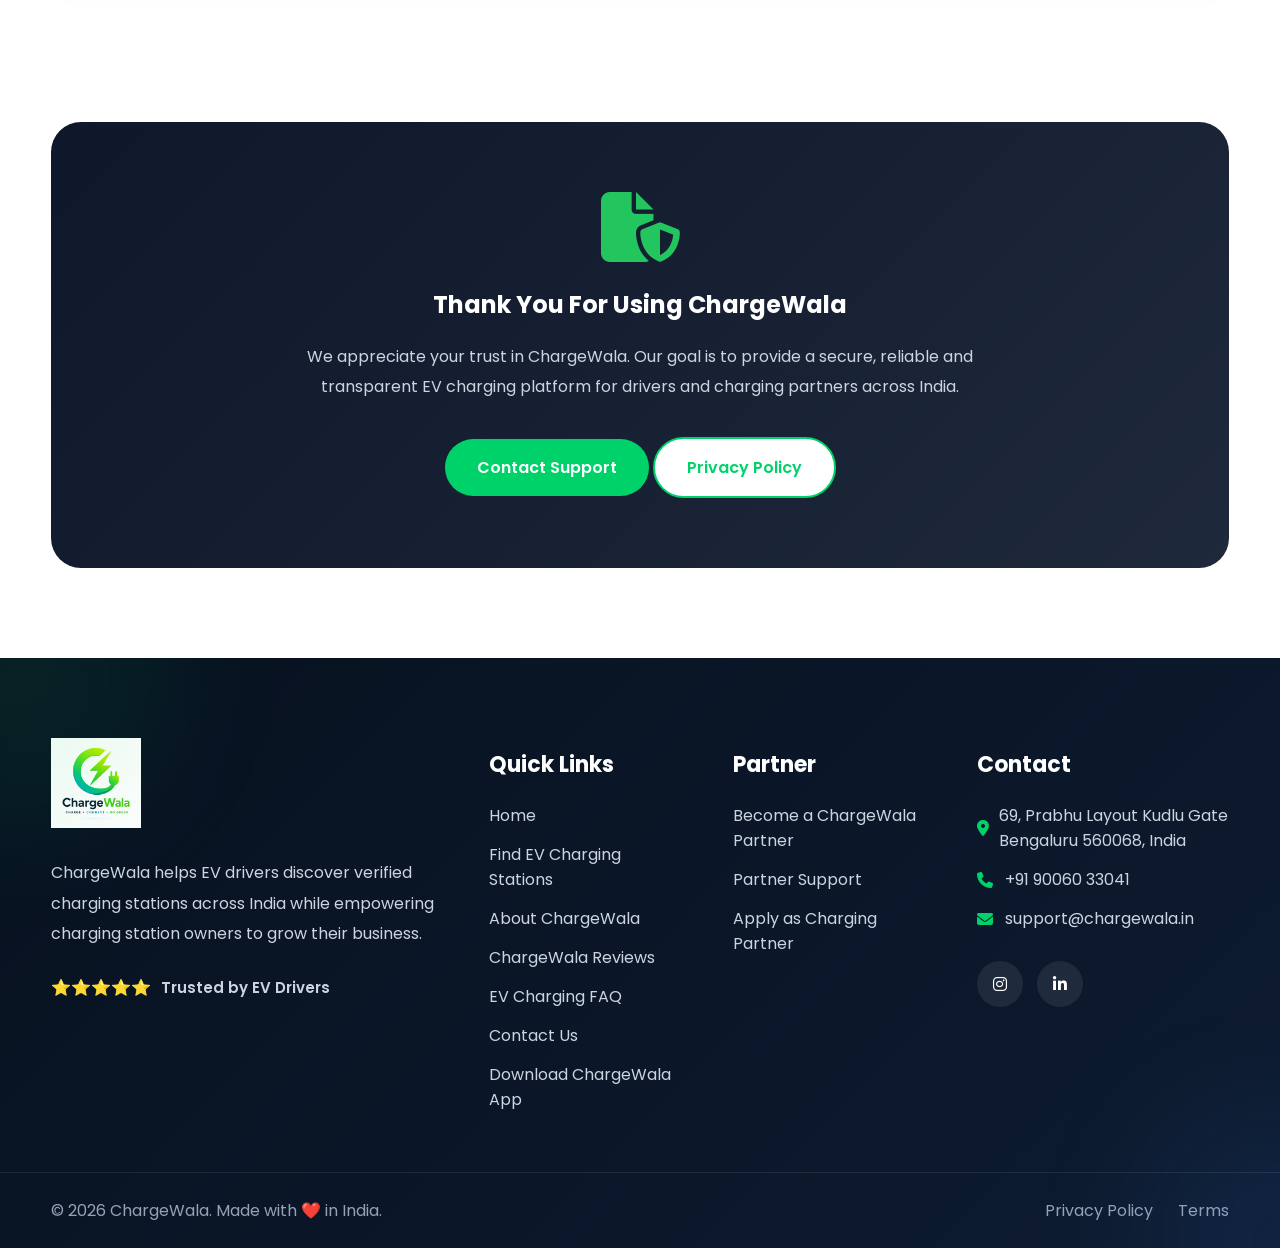
<file: terms.html>
<!DOCTYPE html>
<html lang="en">

<head>

<meta charset="UTF-8">

<meta
name="viewport"
content="width=device-width, initial-scale=1.0">

<title>

Terms & Conditions | ChargeWala

</title>

<meta
name="description"
content="Read the Terms & Conditions governing the use of ChargeWala website and mobile application.">

<link
rel="stylesheet"
href="https://cdnjs.cloudflare.com/ajax/libs/font-awesome/6.7.2/css/all.min.css">

<link
href="https://fonts.googleapis.com/css2?family=Poppins:wght@300;400;500;600;700;800&display=swap"
rel="stylesheet">

<link rel="stylesheet" href="css/variables.css">
<link rel="stylesheet" href="css/style.css">
<link rel="stylesheet" href="css/design-system.css">
<link rel="stylesheet" href="css/navbar.css">
<link rel="stylesheet" href="css/footer.css">
<link rel="stylesheet" href="css/effects.css">
<link rel="stylesheet" href="css/dark.css">
<link rel="stylesheet" href="css/terms.css">

</head>

<body>

<div class="cursor-glow"></div>

<div class="scroll-progress"></div>

<div id="navbar"></div>

<main>

<!-- =====================================
        HERO
====================================== -->

<section class="terms-hero section page-hero">

<div class="hero-blob blob-green"></div>

<div class="hero-blob blob-blue"></div>

<div class="container">

<div class="terms-content fade-up">

<div class="section-badge">

<i class="fa-solid fa-file-contract"></i>

<span>

Terms & Conditions

</span>

</div>

<h1 class="section-title">

Terms Of

<span class="gradient-text">

Service

</span>

</h1>

<p class="section-description">

These Terms & Conditions govern your use of the ChargeWala website, mobile application and related services. Please read them carefully before using our platform.

</p>

<div class="policy-update">

Last Updated :
<strong>

July 2026

</strong>

</div>

</div>

</div>

</section>

<!-- =====================================
        TABLE OF CONTENTS
====================================== -->

<section class="policy-toc section">

<div class="container">

<div class="policy-card card">

<h2>

Table Of Contents

</h2>

<div class="toc-grid">

<a href="#acceptance">

1. Acceptance of Terms

</a>

<a href="#eligibility">

2. Eligibility

</a>

<a href="#accounts">

3. User Accounts

</a>

<a href="#bookings">

4. Bookings

</a>

<a href="#payments">

5. Payments

</a>

<a href="#partners">

6. Partner Terms

</a>

<a href="#liability">

7. Liability

</a>

<a href="#contact">

8. Contact Us

</a>

</div>

</div>

</div>

</section>

<!-- =====================================
        ACCEPTANCE
====================================== -->

<section
id="acceptance"
class="policy-section section">

<div class="container">

<div class="policy-card card">

<h2>

1. Acceptance of Terms

</h2>

<p>

By accessing or using the ChargeWala website, mobile application or related services, you agree to comply with these Terms & Conditions.

If you do not agree with these Terms, please discontinue the use of our platform.

</p>

</div>

</div>

</section>

<!-- =====================================
        ELIGIBILITY
====================================== -->

<section
id="eligibility"
class="policy-section section">

<div class="container">

<div class="policy-card card">

<h2>

2. Eligibility

</h2>

<p>

To use ChargeWala, you must be legally capable of entering into a binding agreement under applicable Indian laws.

Users are responsible for providing accurate account information and for maintaining the confidentiality of their login credentials.

</p>

</div>

</div>

</section>

<!-- =====================================
        USER ACCOUNTS
====================================== -->

<section
id="accounts"
class="policy-section section">

<div class="container">

<div class="policy-card card">

<h2>

3. User Accounts

</h2>

<p>

To access certain features of ChargeWala, you may be required to create an account using accurate and up-to-date information.

</p>

<ul class="policy-list">

<li>Users are responsible for maintaining the confidentiality of their login credentials.</li>

<li>You are responsible for all activities performed through your account.</li>

<li>Providing false or misleading information may result in suspension or termination of your account.</li>

<li>ChargeWala reserves the right to verify account information whenever necessary.</li>

</ul>

</div>

</div>

</section>

<!-- =====================================
        BOOKINGS
====================================== -->

<section
id="bookings"
class="policy-section section">

<div class="container">

<div class="policy-card card">

<h2>

4. Booking Terms

</h2>

<p>

ChargeWala allows users to discover and book available EV charging stations through the mobile application.

</p>

<ul class="policy-list">

<li>Bookings are subject to station availability.</li>

<li>Station owners may accept or reject booking requests where applicable.</li>

<li>Users should arrive at the selected charging station on time.</li>

<li>Repeated misuse of bookings may result in account restrictions.</li>

<li>Charging availability depends on the station owner's operational status.</li>

</ul>

</div>

</div>

</section>

<!-- =====================================
        CANCELLATION
====================================== -->

<section class="policy-section section">

<div class="container">

<div class="policy-card card">

<h2>

5. Cancellation Policy

</h2>

<p>

Users may cancel bookings according to the cancellation rules applicable to the selected charging station.

</p>

<ul class="policy-list">

<li>Late cancellations may affect future booking privileges.</li>

<li>Station owners may cancel bookings due to maintenance, technical issues or unforeseen circumstances.</li>

<li>ChargeWala is not responsible for losses caused by unavoidable operational interruptions.</li>

</ul>

</div>

</div>

</section>

<!-- =====================================
        PAYMENTS
====================================== -->

<section
id="payments"
class="policy-section section">

<div class="container">

<div class="policy-card card">

<h2>

6. Payment Terms

</h2>

<p>

Payments made through ChargeWala are processed using trusted third-party payment providers.

</p>

<ul class="policy-list">

<li>ChargeWala does not store your card or banking information.</li>

<li>Users are responsible for ensuring payment details are accurate.</li>

<li>Applicable taxes and service charges may be included where required.</li>

<li>Payment failures caused by banking networks or third-party providers are outside ChargeWala's direct control.</li>

</ul>

</div>

</div>

</section>

<!-- =====================================
        REVIEWS
====================================== -->

<section class="policy-section section">

<div class="container">

<div class="policy-card card">

<h2>

7. Reviews & Ratings

</h2>

<p>

Users are encouraged to provide honest and respectful feedback based on their actual charging experience.

</p>

<ul class="policy-list">

<li>Only genuine experiences should be reviewed.</li>

<li>Offensive, abusive or misleading content may be removed.</li>

<li>Fake reviews may result in account restrictions.</li>

<li>ChargeWala reserves the right to moderate reviews to maintain community standards.</li>

</ul>

</div>

</div>

</section>
<!-- =====================================
        PARTNER RESPONSIBILITIES
====================================== -->

<section
id="partners"
class="policy-section section">

<div class="container">

<div class="policy-card card">

<h2>

8. Partner Responsibilities

</h2>

<p>

Charging station owners registered as ChargeWala Partners are responsible for maintaining accurate station information and delivering reliable charging services.

</p>

<ul class="policy-list">

<li>Provide accurate station details and pricing.</li>

<li>Keep charging equipment operational and safe.</li>

<li>Maintain business licenses and approvals where required.</li>

<li>Respond to customer bookings in a timely manner.</li>

<li>Treat customers respectfully and professionally.</li>

<li>Update station availability whenever possible.</li>

</ul>

</div>

</div>

</section>

<!-- =====================================
        PROHIBITED ACTIVITIES
====================================== -->

<section class="policy-section section">

<div class="container">

<div class="policy-card card">

<h2>

9. Prohibited Activities

</h2>

<p>

Users and partners must not misuse the ChargeWala platform.

</p>

<ul class="policy-list">

<li>Providing false information.</li>

<li>Creating fake bookings or fake reviews.</li>

<li>Attempting unauthorized access to the platform.</li>

<li>Uploading illegal, abusive or harmful content.</li>

<li>Using ChargeWala for fraudulent or unlawful activities.</li>

<li>Interfering with the operation or security of the platform.</li>

</ul>

</div>

</div>

</section>

<!-- =====================================
        ACCOUNT SUSPENSION
====================================== -->

<section class="policy-section section">

<div class="container">

<div class="policy-card card">

<h2>

10. Account Suspension & Termination

</h2>

<p>

ChargeWala reserves the right to suspend, restrict or permanently terminate user or partner accounts that violate these Terms & Conditions.

</p>

<ul class="policy-list">

<li>Repeated policy violations.</li>

<li>Fraudulent bookings or payment abuse.</li>

<li>Misleading partner information.</li>

<li>Posting fake or offensive reviews.</li>

<li>Violation of applicable laws.</li>

</ul>

<p>

Account suspension may occur without prior notice where immediate action is necessary to protect the platform or its users.

</p>

</div>

</div>

</section>

<!-- =====================================
        INTELLECTUAL PROPERTY
====================================== -->

<section class="policy-section section">

<div class="container">

<div class="policy-card card">

<h2>

11. Intellectual Property

</h2>

<p>

All content available on ChargeWala, including logos, branding, graphics, icons, software, text, designs and source code, is owned by or licensed to ChargeWala and is protected under applicable intellectual property laws.

</p>

<p>

No content may be copied, reproduced, distributed or modified without prior written permission from ChargeWala.

</p>

</div>

</div>

</section>

<!-- =====================================
        LIMITATION OF LIABILITY
====================================== -->

<section
id="liability"
class="policy-section section">

<div class="container">

<div class="policy-card card">

<h2>

12. Limitation of Liability

</h2>

<p>

ChargeWala provides a platform connecting EV drivers with charging station owners.

We do not manufacture, own or directly operate every charging station listed on the platform.

</p>

<ul class="policy-list">

<li>Station availability may change without notice.</li>

<li>Charging speed may vary depending on equipment.</li>

<li>ChargeWala is not responsible for technical failures at third-party charging stations.</li>

<li>Users remain responsible for safe vehicle operation and compliance with applicable laws.</li>

</ul>

</div>

</div>

</section>

<!-- =====================================
        GOVERNING LAW
====================================== -->

<section class="policy-section section">

<div class="container">

<div class="policy-card card">

<h2>

13. Governing Law

</h2>

<p>

These Terms & Conditions shall be governed by and interpreted in accordance with the laws of the Republic of India.

</p>

<p>

Any legal matter arising from the use of ChargeWala shall be subject to the jurisdiction of the competent courts where applicable under Indian law.

</p>

</div>

</div>

</section>

<!-- =====================================
        DISPUTE RESOLUTION
====================================== -->

<section class="policy-section section">

<div class="container">

<div class="policy-card card">

<h2>

14. Dispute Resolution

</h2>

<p>

If any dispute arises regarding the use of ChargeWala, both parties agree to first attempt to resolve the matter through good-faith discussions.

</p>

<p>

If the dispute cannot be resolved amicably, it shall be handled in accordance with applicable Indian laws through the appropriate legal authorities.

</p>

</div>

</div>

</section>

<!-- =====================================
        CHANGES TO TERMS
====================================== -->

<section class="policy-section section">

<div class="container">

<div class="policy-card card">

<h2>

15. Changes To These Terms

</h2>

<p>

ChargeWala reserves the right to modify or update these Terms & Conditions at any time.

</p>

<p>

Whenever significant changes are made, the "Last Updated" date on this page will be revised.

Continued use of the platform after such updates constitutes acceptance of the revised Terms.

</p>

</div>

</div>

</section>

<!-- =====================================
        CONTACT INFORMATION
====================================== -->

<section
id="contact"
class="policy-section section">

<div class="container">

<div class="policy-card card">

<h2>

16. Contact Information

</h2>

<p>

If you have questions regarding these Terms & Conditions, please contact us.

</p>

<div class="contact-details">

<div class="contact-row">

<strong>Email</strong>

<span>

support@chargewala.in

</span>

</div>

<div class="contact-row">

<strong>Website</strong>

<span>

www.chargewala.in

</span>

</div>

<div class="contact-row">

<strong>Contact Page</strong>

<span>

www.chargewala.in/contact.html

</span>

</div>

<div class="contact-row">

<strong>Office</strong>

<span>

Bengaluru, Karnataka, India

</span>

</div>

</div>

</div>

</div>

</section>

<!-- =====================================
        FINAL AGREEMENT
====================================== -->

<section class="policy-section section">

<div class="container">

<div class="policy-card card">

<h2>

17. Final Agreement

</h2>

<p>

By continuing to access or use ChargeWala's website, mobile application and related services, you acknowledge that you have read, understood and agreed to these Terms & Conditions.

</p>

<p>

These Terms represent the complete agreement between you and ChargeWala regarding the use of our platform.

</p>

</div>

</div>

</section>

<!-- =====================================
        END CTA
====================================== -->

<section class="policy-finish section">

<div class="container">

<div class="finish-card">

<i class="fa-solid fa-file-shield"></i>

<h2>

Thank You For Using ChargeWala

</h2>

<p>

We appreciate your trust in ChargeWala.

Our goal is to provide a secure, reliable and transparent EV charging platform for drivers and charging partners across India.

</p>

<div class="help-buttons">

<a
href="contact.html"
class="btn">

Contact Support

</a>

<a
href="privacy-policy.html"
class="btn-outline">

Privacy Policy

</a>

</div>

</div>

</div>

</section>

</main>

<div id="footer"></div>

<script src="js/navbar.js"></script>
<script src="js/theme.js"></script>
<script src="js/animation.js"></script>
<script src="js/effects.js"></script>
<script src="js/footer.js"></script>

<script src="js/terms.js"></script>

</body>

</html>
</file>
<file: css/variables.css>
/* ======================================
   ChargeWala Design System
======================================*/

:root{

    /* Colors */

    --primary:#00D26A;

    --primary-dark:#00B95E;

    --secondary:#0094FF;

    --dark:#07111F;

    --white:#FFFFFF;

    --bg:#F8FAFC;

    --text:#1F2937;

    --gray:#6B7280;

    --border:#E5E7EB;

    /* Radius */

    --radius-sm:10px;

    --radius-md:18px;

    --radius-lg:28px;

    --radius-xl:40px;

    /* Shadow */

    --shadow-sm:0 5px 15px rgba(0,0,0,.05);

    --shadow-md:0 10px 30px rgba(0,0,0,.08);

    --shadow-lg:0 20px 60px rgba(0,0,0,.12);

    /* Transition */

    --transition:.35s ease;

}
</file>
<file: css/style.css>
/* ===========================
   ChargeWala Global Styles
=========================== */

@import url("variables.css");

/* ===========================
   RESET
=========================== */

*{
    margin:0;
    padding:0;
    box-sizing:border-box;
}

/*=====================================
        GLOBAL BACKGROUND
======================================*/

html{
    scroll-behavior:smooth;
}

body{
    font-family:'Poppins',sans-serif;
    color:var(--text);
    overflow-x:hidden;
    position:relative;
    background:#fff;
}

img{

transition:.35s;

}

img:hover{

transform:scale(1.01);

}

a{
    text-decoration:none;
    color:inherit;
}

button{
    border:none;
    cursor:pointer;
    font-family:inherit;
    background:none;
}

input,
textarea,
select{
    font-family:inherit;
    outline:none;
}

ul{
    list-style:none;
}

/* ===========================
   CONTAINER
=========================== */

.container{
    width:min(1200px,92%);
    margin:0 auto;
}


/* ===========================
   BUTTONS
=========================== */

.btn{

display:inline-flex;
align-items:center;
justify-content:center;
gap:10px;

padding:16px 32px;

border-radius:999px;

background:var(--primary);

color:#fff;

font-size:16px;
font-weight:600;

transition:all .35s ease;

}

.btn:hover{

transform:translateY(-4px);

background:linear-gradient(
135deg,
var(--primary-dark),
var(--primary)
);

box-shadow:0 20px 45px rgba(0,210,106,.30);

}

.btn-outline{

display:inline-flex;
align-items:center;
justify-content:center;
gap:10px;

padding:16px 32px;

border-radius:999px;

border:2px solid var(--primary);

background:#fff;

color:var(--primary);

font-size:16px;
font-weight:600;

transition:all .35s ease;

}

.btn-outline:hover{

background:var(--primary);

color:#fff;

transform:translateY(-4px);

box-shadow:0 20px 45px rgba(0,210,106,.25);

}

/* ===========================
   MAIN
=========================== */

main{
    min-height:100vh;
}

/*=====================================
        COMMON PAGE HERO
======================================*/

.page-hero{

position:relative;

overflow:hidden;

background:
radial-gradient(circle at top right,
rgba(0,210,106,.18),
transparent 35%),

radial-gradient(circle at bottom left,
rgba(79,172,254,.15),
transparent 35%),

linear-gradient(
180deg,
#ffffff,
#f8fbff
);

}

/* Glow Blobs */

.page-hero .hero-blob{

position:absolute;

border-radius:50%;

filter:blur(90px);

opacity:.7;

pointer-events:none;

z-index:0;

}

.page-hero .blob-green{

width:320px;

height:320px;

background:#00D26A;

top:-80px;

right:-80px;

}

.page-hero .blob-blue{

width:280px;

height:280px;

background:#4FACFE;

bottom:-100px;

left:-100px;

}

/* Hero Content */

.page-hero .container{

position:relative;

z-index:2;

}

/*=====================================
        GLOBAL PREMIUM BACKGROUND
======================================*/

/*=====================================
        GLOBAL PREMIUM BACKGROUND
======================================*/

body::before{

content:"";

position:fixed;

inset:0;

z-index:-1;

pointer-events:none;

background:

radial-gradient(circle at 10% 10%,
rgba(79,172,254,.08),
transparent 30%),

radial-gradient(circle at 90% 12%,
rgba(0,210,106,.08),
transparent 30%),

radial-gradient(circle at 15% 85%,
rgba(0,210,106,.06),
transparent 35%),

radial-gradient(circle at 85% 80%,
rgba(79,172,254,.06),
transparent 35%),

linear-gradient(
180deg,
#ffffff,
#f8fbff,
#ffffff);

}

/*=====================================
        GLOBAL SECTIONS
======================================*/

section{
padding:90px 0;
position:relative;

background:transparent;

}

.card{

background:#fff;

border-radius:20px;

box-shadow:
0 10px 30px rgba(15,23,42,.08);

transition:.3s;

}

.card:hover{

transform:translateY(-8px);

box-shadow:

0 25px 60px rgba(0,0,0,.12);

}
</file>
<file: css/design-system.css>
/* ==========================================
   CHARGEWALA DESIGN SYSTEM
========================================== */

/* ========= Sections ========= */

.section{
    position:relative;
    padding:120px 0;
}

.section-header{
    max-width:760px;
    margin:0 auto 70px;
    text-align:center;
}

.section-badge{
    display:inline-flex;
    align-items:center;
    gap:10px;
    padding:10px 18px;
    border-radius:999px;
    background:#ECFDF5;
    color:#059669;
    font-size:15px;
    font-weight:600;
    margin-bottom:20px;
}

.section-title{
    font-size:48px;
    font-weight:800;
    line-height:1.15;
    letter-spacing:-1px;
    color:var(--dark);
    margin-bottom:20px;
}

.section-description{
    font-size:18px;
    line-height:1.9;
    color:var(--gray);
}

/* ========= Cards ========= */

.card{
    background:#fff;
    border:1px solid #ECECEC;
    border-radius:28px;
    overflow:hidden;
    box-shadow:0 12px 35px rgba(0,0,0,.05);
    transition:all .35s ease;
}

.card:hover{
    transform:translateY(-10px);
    box-shadow:0 35px 70px rgba(0,0,0,.12);
}

/* ========= Glass ========= */

.glass-card{
    background:rgba(255,255,255,.08) !important;
    backdrop-filter:blur(20px);
    -webkit-backdrop-filter:blur(20px);
    border:1px solid rgba(255,255,255,.12);
}

/* ========= Icons ========= */

.icon-box{
    width:72px;
    height:72px;
    display:flex;
    justify-content:center;
    align-items:center;
    border-radius:20px;
    background:#ECFDF5;
    color:var(--primary);
    font-size:32px;
    margin-bottom:25px;
}

/* ========= Layout ========= */

.grid{
    display:grid;
    gap:30px;
}

.grid-2{
    display:grid;
    grid-template-columns:repeat(2,1fr);
    gap:30px;
}

.grid-3{
    display:grid;
    grid-template-columns:repeat(3,1fr);
    gap:30px;
}

.grid-4{
    display:grid;
    grid-template-columns:repeat(4,1fr);
    gap:30px;
}

.flex{
    display:flex;
}

.flex-center{
    display:flex;
    align-items:center;
    justify-content:center;
}

/* ========= Utilities ========= */

.gradient-text{
    background:linear-gradient(
        90deg,
        var(--primary),
        var(--secondary)
    );

    -webkit-background-clip:text;
    -webkit-text-fill-color:transparent;
}

.divider{
    width:100px;
    height:4px;
    margin:30px auto;
    border-radius:999px;
    background:linear-gradient(
        90deg,
        var(--primary),
        var(--secondary)
    );
}

/* ========= Responsive ========= */

@media (max-width:992px){

    .grid-4{
        grid-template-columns:repeat(2,1fr);
    }

    .grid-3{
        grid-template-columns:repeat(2,1fr);
    }

}

@media (max-width:768px){

    .section{
        padding:90px 0;
    }

    .section-title{
        font-size:36px;
    }

    .section-description{
        font-size:17px;
    }

    .grid-2,
    .grid-3,
    .grid-4{
        grid-template-columns:1fr;
    }

}
</file>
<file: css/navbar.css>
/* ==========================================
        CHARGEWALA PREMIUM NAVBAR
========================================== */

.navbar{
    position:fixed;
    top:0;
    left:0;
    width:100%;
    z-index:999;
    background:rgba(255,255,255,.82);
    backdrop-filter:blur(20px);
    -webkit-backdrop-filter:blur(20px);
    border-bottom:1px solid rgba(255,255,255,.25);
    transition:all .35s ease;
}

.navbar.scrolled{
    background:rgba(255,255,255,.92);
    box-shadow:0 12px 35px rgba(0,0,0,.08);
}

/* =======================
        CONTAINER
======================= */

.nav-container{
    height:80px;
    display:flex;
    align-items:center;
    justify-content:space-between;
}

/* =======================
          LOGO
======================= */

.logo{

display:flex;

align-items:center;

text-decoration:none;

}

.logo img{

height:72px;

width:auto;

display:block;

transition:.3s ease;

}

.logo img:hover{

transform:scale(1.05);

}
/* =======================
        NAV LINKS
======================= */

.nav-links{
    display:flex;
    align-items:center;
    gap:34px;
}

.nav-links li{
    list-style:none;
}

.nav-links a{
    position:relative;
    color:var(--text);
    font-size:15px;
    font-weight:500;
    transition:all .3s ease;
}

.nav-links a:hover{
    color:var(--primary);
}

.nav-links a::after{
    content:"";
    position:absolute;
    left:0;
    bottom:-7px;
    width:0;
    height:2px;
    border-radius:50px;
    background:var(--primary);
    transition:width .3s ease;
}

.nav-links a:hover::after{
    width:100%;
}

.active-link{
    color:var(--primary)!important;
}

.active-link::after{
    width:100%;
}

/* =======================
        RIGHT SIDE
======================= */

.nav-right{
    display:flex;
    align-items:center;
    gap:16px;
}

/* =======================
       THEME BUTTON
======================= */

.theme-btn{
    width:46px;
    height:46px;
    border:none;
    border-radius:50%;
    background:#fff;
    box-shadow:0 10px 25px rgba(0,0,0,.08);
    cursor:pointer;
    font-size:18px;
    transition:all .35s ease;
}

.theme-btn:hover{
    transform:rotate(20deg);
}

/* =======================
      MENU BUTTON
======================= */

.menu-btn{
    width:48px;
    height:48px;
    border:none;
    background:transparent;
    display:none;
    justify-content:center;
    align-items:center;
    flex-direction:column;
    gap:6px;
    cursor:pointer;
}

.menu-btn span{
    width:26px;
    height:3px;
    border-radius:50px;
    background:var(--dark);
    transition:all .35s ease;
}

/* Hamburger Animation */

.menu-btn.active span:nth-child(1){
    transform:translateY(9px) rotate(45deg);
}

.menu-btn.active span:nth-child(2){
    opacity:0;
}

.menu-btn.active span:nth-child(3){
    transform:translateY(-9px) rotate(-45deg);
}

/* =======================
         OVERLAY
======================= */

.menu-overlay{
    position:fixed;
    inset:0;
    background:rgba(0,0,0,.45);
    backdrop-filter:blur(4px);
    opacity:0;
    visibility:hidden;
    transition:all .35s ease;
    z-index:998;
}

.menu-overlay.active{
    opacity:1;
    visibility:visible;
}

/* =======================
       RESPONSIVE
======================= */

@media(max-width:992px){

    .nav-right{
        display:none;
    }

    .menu-btn{
        display:flex;
    }

    .nav-links{
        position:fixed;
        top:0;
        right:-100%;
        width:300px;
        height:100vh;
        background:#fff;
        flex-direction:column;
        align-items:flex-start;
        justify-content:flex-start;
        gap:28px;
        padding:110px 35px;
        box-shadow:-10px 0 40px rgba(0,0,0,.08);
        transition:right .35s ease;
        z-index:999;
    }

    .nav-links.active{
        right:0;
    }

}

@media(max-width:576px){

    .logo{
        font-size:22px;
    }

    .nav-container{
        height:72px;
    }

    .nav-links{
        width:100%;
    }

}
</file>
<file: css/about.css>
/*=====================================
        ABOUT HERO
======================================*/

.about-hero{

    padding:150px 0 100px;

    background:linear-gradient(
        180deg,
        #ffffff,
        #f5fbff
    );

}

.about-content{

    max-width:850px;

    margin:auto;

    text-align:center;

}

.about-content .section-title{

    margin:25px 0;

}

.about-content .section-description{

    max-width:720px;

    margin:auto;

}

/*=====================================
        ABOUT HERO BUTTONS
======================================*/

.about-content .hero-buttons{

    display:flex;

    justify-content:center;

    align-items:center;

    gap:20px;

    margin-top:30px;

    flex-wrap:wrap;

}

/*=====================================
        STORY
======================================*/

.about-story{

background:#fff;

}

.story-grid{

display:grid;

grid-template-columns:1.1fr .9fr;

gap:60px;

align-items:center;

}

.story-card{

padding:50px;

border-radius:30px;

background:linear-gradient(
135deg,
#ECFDF5,
#F8FBFF
);

text-align:center;

box-shadow:0 20px 60px rgba(0,0,0,.08);

}

.story-icon{

font-size:70px;

margin-bottom:25px;

}

.story-card h3{

margin-bottom:20px;

font-size:30px;

}

/*=====================================
        MISSION
======================================*/

.mission{

background:#F8FAFC;

}

.mission-grid{

display:grid;

grid-template-columns:repeat(2,1fr);

gap:35px;

}

.mission-card{

padding:45px;

text-align:center;

}

.mission-icon{

font-size:60px;

margin-bottom:20px;

}

.mission-card h3{

margin-bottom:15px;

font-size:28px;

}

.mission-card p{

color:var(--gray);

line-height:1.8;

}

/*=====================================
        MOBILE
======================================*/

@media(max-width:992px){

.story-grid{

grid-template-columns:1fr;

}

.mission-grid{

grid-template-columns:1fr;

}

.story-card{

padding:35px;

}

}

/*=====================================
        WHY CHOOSE
======================================*/

.why-about{

background:#fff;

}

.why-grid{

display:grid;

grid-template-columns:repeat(4,1fr);

gap:30px;

}

.why-card{

padding:35px;

text-align:center;

transition:.35s;

}

.why-card:hover{

transform:translateY(-10px);

}

.why-icon{

font-size:55px;

margin-bottom:20px;

}

.why-card h3{

margin-bottom:15px;

}

/*=====================================
        TIMELINE
======================================*/

.journey{

background:#F8FAFC;

}

.timeline{

max-width:750px;

margin:auto;

position:relative;

}

.timeline::before{

content:"";

position:absolute;

left:18px;

top:0;

bottom:0;

width:3px;

background:var(--primary);

}

.timeline-item{

display:flex;

gap:30px;

margin-bottom:50px;

position:relative;

}

.timeline-dot{

width:36px;

height:36px;

border-radius:50%;

background:var(--primary);

border:6px solid white;

flex-shrink:0;

box-shadow:0 8px 25px rgba(0,210,106,.3);

}

.timeline-content{

background:white;

padding:25px;

border-radius:20px;

box-shadow:0 12px 30px rgba(0,0,0,.06);

flex:1;

}

.timeline-content h3{

margin-bottom:10px;

}

/*=====================================
        MOBILE
======================================*/

@media(max-width:992px){

.why-grid{

grid-template-columns:repeat(2,1fr);

}

}

@media(max-width:576px){

.why-grid{

grid-template-columns:1fr;

}

.timeline{

padding-left:10px;

}

}

/*=====================================
        COMPANY STATS
======================================*/

.company-stats{

background:#fff;

}

.company-grid{

display:grid;

grid-template-columns:repeat(4,1fr);

gap:30px;

}

.company-card{

padding:40px;

text-align:center;

}

.company-card h2{

font-size:42px;

color:var(--primary);

margin-bottom:10px;

}

/*=====================================
        FUTURE
======================================*/

.future{

background:#F8FAFC;

}

.future-grid{

display:grid;

grid-template-columns:repeat(2,1fr);

gap:30px;

}

.future-card{

padding:35px;

}

/*=====================================
        CTA
======================================*/

.about-cta{

background:linear-gradient(
135deg,
#0F172A,
#1E293B
);

color:white;

}

.cta-box{

text-align:center;

max-width:750px;

margin:auto;

}

.cta-box p{

margin:20px 0 35px;

color:#CBD5E1;

}

.cta-buttons{

display:flex;

justify-content:center;

gap:20px;

flex-wrap:wrap;

}

/*=====================================
        MOBILE
======================================*/

@media(max-width:992px){

.company-grid{

grid-template-columns:repeat(2,1fr);

}

.future-grid{

grid-template-columns:1fr;

}

}

@media(max-width:576px){

.company-grid{

grid-template-columns:1fr;

}

}

/*=====================================
        VALUES
======================================*/

.values{

background:#fff;

}

.value-card{

padding:35px;

text-align:center;

transition:.35s;

}

.value-card:hover{

transform:translateY(-10px);

}

.value-card h3{

margin:20px 0 15px;

}

.value-card p{

color:var(--gray);

line-height:1.8;

}

/*=====================================
        COMPANY STATS
======================================*/

.company-stats{

background:#F8FAFC;

}

.company-grid{

display:grid;

grid-template-columns:repeat(4,1fr);

gap:30px;

}

.company-card{

padding:40px;

text-align:center;

}

.company-icon{

font-size:48px;

color:var(--primary);

margin-bottom:20px;

}

.company-card h2{

font-size:42px;

margin-bottom:10px;

color:var(--primary);

}

/*=====================================
        FUTURE
======================================*/

.future{

background:#fff;

}

.future-grid{

display:grid;

grid-template-columns:repeat(2,1fr);

gap:30px;

}

.future-card{

padding:35px;

}

.future-card h3{

margin-bottom:15px;

}

/*=====================================
        CTA
======================================*/

.about-cta{

background:linear-gradient(
135deg,
#07111F,
#0E1C31
);

}

.cta-box{

padding:70px 50px;

text-align:center;

background:rgba(255,255,255,.05);

backdrop-filter:blur(20px);

border:1px solid rgba(255,255,255,.08);

color:white;

}

.cta-box h2{

font-size:46px;

margin-bottom:20px;

}

.cta-box p{

max-width:700px;

margin:auto auto 35px;

line-height:1.9;

color:#CBD5E1;

}

.cta-buttons{

display:flex;

justify-content:center;

gap:20px;

flex-wrap:wrap;

}

/*=====================================
        MOBILE
======================================*/

@media(max-width:992px){

.company-grid{

grid-template-columns:repeat(2,1fr);

}

.future-grid{

grid-template-columns:1fr;

}

}

@media(max-width:576px){

.company-grid{

grid-template-columns:1fr;

}

.cta-box{

padding:40px 25px;

}

.cta-box h2{

font-size:34px;

}

}

/*=====================================
        ABOUT HERO MOBILE BUTTONS
======================================*/

@media(max-width:576px){

    .about-content .hero-buttons{

        flex-direction:column;

        gap:18px;

        width:100%;

    }

    .about-content .hero-buttons .btn,
    .about-content .hero-buttons .btn-outline{

        width:min(320px,90%);

    }

}
</file>
<file: css/effects.css>
/*=====================================
        SCROLL BAR
======================================*/

.scroll-progress{

position:fixed;

top:0;

left:0;

height:4px;

width:0;

background:linear-gradient(
90deg,
#00D26A,
#0094FF
);

z-index:99999;

}

/*=====================================
        CURSOR GLOW
======================================*/

.cursor-glow{

    position:fixed;

    width:320px;

    height:320px;

    border-radius:50%;

    pointer-events:none;

    background:radial-gradient(

        rgba(0,210,106,.12),

        transparent 70%

    );

    transform:translate(-50%,-50%);

    filter:blur(50px);

    opacity:.6;

    z-index:-999;

}
</file>
<file: css/dark.css>
/* ==========================================
   CHARGEWALA DARK THEME
========================================== */

body{
    transition:
        background-color .35s ease,
        color .35s ease;
}

/* Dark Theme */

body.dark{

    --bg:#07111F;

    --white:#111827;

    --text:#F8FAFC;

    --gray:#CBD5E1;

    --border:#1F2937;

    --dark:#F8FAFC;

    background:var(--bg);

    color:var(--text);

}

/* Navbar */

body.dark .navbar{

    background:rgba(7,17,31,.82);

    border-bottom:1px solid rgba(255,255,255,.08);

}

body.dark .navbar.scrolled{

    background:rgba(7,17,31,.96);

}

/* Logo */

body.dark .logo span{

    color:white;

}

/* Links */

body.dark .nav-links a{

    color:#F8FAFC;

}

body.dark .nav-links a:hover{

    color:var(--primary);

}

/* Theme Button */

body.dark .theme-btn{

    background:#1E293B;

    color:white;

}

/* Mobile Drawer */

body.dark .nav-links{

    background:#111827;

}
</file>
<file: css/footer.css>
/*=====================================
        CHARGEWALA FOOTER
======================================*/

.footer{

    background:linear-gradient(
        135deg,
        #07111F,
        #0E1C31
    );

    color:#E2E8F0;

    padding:90px 0 0;

    position:relative;

    overflow:hidden;

}

/*=====================================
        GRID
======================================*/

.footer-grid{

    display:grid;

    grid-template-columns:2fr 1fr 1fr 1.3fr;

    gap:50px;

    padding-bottom:60px;

}

/*=====================================
        BRAND
======================================*/

.footer-logo{

    display:inline-flex;

    align-items:center;

    gap:10px;

    font-size:32px;

    font-weight:800;

    color:#fff;

    margin-bottom:20px;

}

.footer-logo span{

    color:#fff;

}
.footer-logo{

height:90px;

width:auto;

}

.footer-col p{

    color:#CBD5E1;

    line-height:1.9;

    margin-bottom:25px;

}

/*=====================================
        RATING
======================================*/

.footer-rating{

    display:flex;

    align-items:center;

    gap:10px;

    color:#FACC15;

    font-size:16px;

    font-weight:600;

}

.footer-rating span{

    color:#CBD5E1;

    font-size:15px;

}

/*=====================================
        HEADINGS
======================================*/

.footer-col h3{

    color:#fff;

    margin-bottom:22px;

    font-size:22px;

}

/*=====================================
        LINKS
======================================*/

.footer-col ul{

    display:flex;

    flex-direction:column;

    gap:14px;

}

.footer-col ul li{

    color:#CBD5E1;

    transition:.3s;

}

.footer-col ul li a{

    color:#CBD5E1;

    transition:.3s;

}

.footer-col ul li a:hover{

    color:var(--primary);

    padding-left:6px;

}

/*=====================================
        CONTACT
======================================*/

.footer-col ul li{

    display:flex;

    align-items:center;

    gap:10px;

}

.footer-col ul li i{

    color:var(--primary);

    width:18px;

}

/*=====================================
        SOCIAL
======================================*/

.footer-social{

    display:flex;

    gap:14px;

    margin-top:30px;

}

.footer-social a{

    width:46px;

    height:46px;

    display:flex;

    align-items:center;

    justify-content:center;

    border-radius:50%;

    background:rgba(255,255,255,.08);

    color:#fff;

    transition:.35s;

}

.footer-social a:hover{

background:var(--primary);

transform:translateY(-6px) scale(1.08);

box-shadow:

0 15px 30px rgba(0,210,106,.35);

}

/*=====================================
        BOTTOM
======================================*/

.footer-bottom{

    border-top:1px solid rgba(255,255,255,.08);

    padding:25px 0;

}

.footer-bottom .container{

    display:flex;

    justify-content:space-between;

    align-items:center;

    flex-wrap:wrap;

    gap:20px;

}

.footer-bottom p{

    color:#94A3B8;

}

.footer-bottom-links{

    display:flex;

    gap:25px;

}

.footer-bottom-links a{

    color:#94A3B8;

    transition:.3s;

}

.footer-bottom-links a:hover{

    color:var(--primary);

}

/*=====================================
        RESPONSIVE
======================================*/

@media(max-width:992px){

.footer-grid{

grid-template-columns:repeat(2,1fr);

}

}

@media(max-width:768px){

.footer{

padding-top:70px;

}

.footer-grid{

grid-template-columns:1fr;

gap:45px;

text-align:center;

}

.footer-logo{

justify-content:center;

}

.footer-rating{

justify-content:center;

}

.footer-col ul li{

justify-content:center;

}

.footer-social{

justify-content:center;

}

.footer-bottom .container{

flex-direction:column;

text-align:center;

}

.footer-bottom-links{

flex-wrap:wrap;

justify-content:center;

}

}

/*=====================================
        FOOTER REVEAL
======================================*/

.footer{

opacity:0;

transform:translateY(60px);

animation:footerFade .8s ease forwards;

animation-delay:.2s;

}

@keyframes footerFade{

to{

opacity:1;

transform:translateY(0);

}

}

.footer-col ul li a{

position:relative;

}

.footer-col ul li a::after{

content:"";

position:absolute;

left:0;

bottom:-4px;

width:0;

height:2px;

background:var(--primary);

transition:.3s;

}

.footer-col ul li a:hover::after{

width:100%;

}

/*=====================================
        SCROLL TOP
======================================*/

.footer{

position:relative;

}

.footer-top{

position:absolute;

right:35px;

top:-28px;

width:58px;

height:58px;

border:none;

border-radius:50%;

background:linear-gradient(
135deg,
var(--primary),
var(--primary-dark)
);

color:#fff;

font-size:22px;

cursor:pointer;

box-shadow:0 15px 35px rgba(0,210,106,.35);

transition:.35s;

}

.footer-top:hover{

transform:translateY(-6px);

}

.footer::before{

content:"";

position:absolute;

left:-150px;

top:-150px;

width:320px;

height:320px;

background:rgba(0,210,106,.08);

border-radius:50%;

filter:blur(60px);

}

.footer::after{

content:"";

position:absolute;

right:-120px;

bottom:-120px;

width:260px;

height:260px;

background:rgba(59,130,246,.08);

border-radius:50%;

filter:blur(60px);

}
</file>
<file: css/faq.css>
/*=====================================
        HERO
======================================*/

.faq-hero{

padding-top:150px;

text-align:center;

background:linear-gradient(180deg,#F8FBFF,#fff);

}

.faq-content{

max-width:760px;

margin:auto;

}

.faq-search{

margin-top:35px;

position:relative;

}

.faq-search input{

width:100%;

padding:18px 20px 18px 55px;

border-radius:999px;

border:1px solid #ddd;

font-size:16px;

}

.faq-search i{

position:absolute;

left:22px;

top:50%;

transform:translateY(-50%);

color:#888;

}

/*=====================================
        FILTER
======================================*/

.faq-buttons{

display:flex;

justify-content:center;

gap:15px;

flex-wrap:wrap;

}

.faq-btn{

padding:12px 24px;

border-radius:999px;

border:none;

background:#F1F5F9;

cursor:pointer;

font-weight:600;

}

.faq-btn.active{

background:var(--primary);

color:#fff;

}

/*=====================================
        FAQ LIST
======================================*/

.faq-list{

padding-top:20px;

}

.faq-item{

margin-bottom:20px;

overflow:hidden;

border-radius:20px;

}

.faq-question{

display:flex;

justify-content:space-between;

align-items:center;

padding:24px;

cursor:pointer;

}

.faq-question h3{

font-size:20px;

font-weight:600;

}

.faq-question i{

font-size:20px;

transition:.3s;

}

.faq-answer{

max-height:0;

overflow:hidden;

transition:max-height .35s ease;

padding:0 24px;

}

.faq-answer p{

padding-bottom:24px;

line-height:1.8;

color:#64748B;

}

.faq-item.active .faq-answer{

max-height:250px;

}

.faq-item.active .faq-question i{

transform:rotate(45deg);

color:var(--primary);

}

/*=====================================
        EMPTY
======================================*/

.faq-empty{

padding:80px 20px;

text-align:center;

}

.faq-empty i{

font-size:70px;

color:var(--primary);

margin-bottom:20px;

}

.faq-empty h3{

margin-bottom:10px;

font-size:28px;

}

.faq-empty p{

color:#64748B;

}

/*=====================================
        ACTION BUTTONS
======================================*/

.faq-actions{

padding-bottom:30px;

}

.action-buttons{

display:flex;

justify-content:center;

gap:20px;

flex-wrap:wrap;

}

/*=====================================
        HELP SECTION
======================================*/

.faq-help{

background:linear-gradient(
135deg,
#07111F,
#0E1C31
);

}

.help-card{

padding:80px 40px;

text-align:center;

border-radius:30px;

background:rgba(255,255,255,.05);

border:1px solid rgba(255,255,255,.08);

backdrop-filter:blur(18px);

}

.help-card h2{

color:#fff;

font-size:42px;

margin:20px 0;

}

.help-card p{

color:#CBD5E1;

max-width:700px;

margin:auto;

line-height:1.9;

margin-bottom:40px;

}

.help-buttons{

display:flex;

justify-content:center;

gap:20px;

flex-wrap:wrap;

}

@media(max-width:768px){

.help-card{

padding:45px 25px;

}

.help-card h2{

font-size:30px;

}

}
/*=====================================
        ACTION BUTTONS
======================================*/

.faq-actions{

padding-top:20px;
padding-bottom:50px;

}

.action-buttons{

display:flex;
justify-content:center;
gap:20px;
flex-wrap:wrap;

}

/*=====================================
        HELP SECTION
======================================*/

.faq-help{

background:linear-gradient(135deg,#07111F,#0E1C31);

}

.help-card{

padding:80px 40px;
text-align:center;
border-radius:30px;
background:rgba(255,255,255,.05);
border:1px solid rgba(255,255,255,.08);
backdrop-filter:blur(18px);

}

.help-card h2{

color:#fff;
font-size:42px;
margin:20px 0;

}

.help-card p{

max-width:700px;
margin:auto;
margin-bottom:40px;
color:#CBD5E1;
line-height:1.8;

}

.help-buttons{

display:flex;
justify-content:center;
gap:20px;
flex-wrap:wrap;

}

@media(max-width:768px){

.help-card{

padding:45px 25px;

}

.help-card h2{

font-size:30px;

}

}
</file>
<file: css/partner.css>
/*=====================================
        PARTNER SECTION
======================================*/

.partner{
    background:linear-gradient(135deg,#07111F,#0E1C31);
    color:#fff;
    overflow:hidden;
}

/* ==========================
        LAYOUT
========================== */

.partner-wrapper{
    display:grid;
    grid-template-columns:1fr 420px;
    gap:80px;
    align-items:center;
}

/* ==========================
        BADGE
========================== */

.partner-badge{
    display:inline-flex;
    align-items:center;
    gap:10px;
    padding:12px 20px;
    margin-bottom:28px;

    background:rgba(255,255,255,.08);
    border:1px solid rgba(255,255,255,.10);

    border-radius:999px;

    color:#6EF2B2;

    font-size:15px;
    font-weight:600;

    width:fit-content;
}

.partner-badge i{
    color:#FFB547;
}

/* ==========================
        TYPOGRAPHY
========================== */

.partner h2{
    font-size:40px;
    line-height:1.2;
    word-break:normal;
}

.partner p{
    color:#CBD5E1;
    margin-bottom:35px;
}

/* ==========================
        LIST
========================== */

.partner-list{
    display:grid;
    gap:18px;
    margin-bottom:40px;
}

.partner-item{
    display:flex;
    align-items:center;
    gap:15px;
}

/* ==========================
        ICON
========================== */

.partner-icon{
    width:50px;
    height:50px;
    display:flex;
    align-items:center;
    justify-content:center;
    border-radius:14px;
    background:rgba(0,210,106,.15);
    color:#7CF7B8;
    font-size:22px;
    flex-shrink:0;
}

/* ==========================
        RIGHT
========================== */

.partner-right{
    justify-content:flex-end;
}

/* ==========================
        CARD
========================== */

.partner-card{
    width:100%;
    max-width:420px;
    padding:40px;
    color:#fff;
}

.partner-card h3{
    font-size:30px;
    margin-bottom:25px;
}

.partner-stat{
    padding:20px 0;
}

.partner-stat strong{
    color:#7CF7B8;
}

.partner-card .btn{
    margin-top:32px;
}

/* ==========================
        RESPONSIVE
========================== */

@media(max-width:992px){

    
    .partner-wrapper{
        grid-template-columns:1fr;
    }

    .partner{
        text-align:center;
    }

    .partner-item{
        justify-content:center;
    }

}
@media (max-width:768px){

    .partner-item{
        justify-content:flex-start;
        text-align:left;
        align-items:center;
    }

    .partner-list{
        gap:20px;
    }

}

@media(max-width:768px){

    .partner-card{
        padding:30px 24px;
    }

    .partner h2{
        font-size:34px;
    }

}

.partner-note{

    margin-top:18px;

    color:#94A3B8;

    font-size:14px;

    line-height:1.6;

}
</file>
<file: css/partner-page.css>
/*=====================================
        CHARGEWALA PARTNER PAGE
======================================*/

body{
    overflow-x:hidden;
}

/*=====================================
        PARTNER HERO
======================================*/

.partner{
    position:relative;
    min-height:auto;
    padding:120px 0 90px;
    overflow:hidden;
}

.partner .partner-wrapper{
    min-height:auto;
    display:grid;
    grid-template-columns:minmax(0,1.15fr) minmax(380px,.85fr);
    gap:90px;
    align-items:center;
}

.partner-left{
    position:relative;
    z-index:2;
}

.partner-left h1{
    max-width:800px;
    margin:28px 0 24px;
    font-size:clamp(42px,3.8vw,64px);
    line-height:1.08;
    letter-spacing:-2px;
}

.partner-left > p{
    max-width:700px;
    font-size:18px;
    line-height:1.9;
}

.partner-badge{
    width:max-content;
    max-width:100%;
}

.partner-list{
    margin:38px 0;
    display:grid;
    gap:18px;
}

.partner-item{
    min-height:64px;
    font-size:16px;
}

.partner-icon{
    width:48px;
    height:48px;
    flex:0 0 48px;
}

.partner-left > .btn{
    min-width:280px;
    justify-content:center;
}

.partner-note{
    margin-top:18px;
    font-size:14px !important;
}

/*=====================================
        PARTNER RIGHT CARD
======================================*/

.partner-right{
    position:relative;
    z-index:2;
}

.partner-card{
    width:100%;
    max-width:520px;
    min-height:auto;
    margin-left:auto;
    padding:50px 48px;
    border-radius:32px;
}

.partner-card h2{
    margin-bottom:30px;
    font-size:42px;
    line-height:1.15;
}

.partner-stat{
    min-height:65px;
    display:flex;
    align-items:center;
    justify-content:space-between;
    gap:25px;
}

.partner-stat span{
    font-size:15px;
}

.partner-stat strong{
    text-align:right;
    font-size:15px;
}

.partner-card .btn{
    width:100%;
    margin-top:30px;
    justify-content:center;
}

/*=====================================
        STEPS SECTION
======================================*/

.features{
    padding:100px 0;
}

.features .section-header{
    max-width:800px;
    margin:0 auto 60px;
    text-align:center;
}

.features .section-title{
    margin:22px 0 18px;
}

.features-grid{
    align-items:stretch;
}

.feature-card{
    min-height:280px;
    padding:40px 35px;
    display:flex;
    flex-direction:column;
}

.feature-card .feature-icon{
    margin-bottom:25px;
}

.feature-card h3{
    margin-bottom:15px;
    font-size:24px;
}

.feature-card p{
    font-size:16px;
    line-height:1.8;
}

/*=====================================
        TABLET
======================================*/

@media(max-width:1100px){

    .partner{
        padding:115px 0 80px;
    }

    .partner .partner-wrapper{
        grid-template-columns:1fr 420px;
        gap:50px;
    }

    .partner-left h1{
        font-size:54px;
    }

    .partner-card{
        padding:45px 35px;
    }

    .partner-card h2{
        font-size:36px;
    }

}

/*=====================================
        MOBILE
======================================*/

@media(max-width:850px){

    .partner{
        min-height:auto;
        padding:110px 0 70px;
    }

    .partner .partner-wrapper{
        min-height:auto;
        grid-template-columns:1fr;
        gap:55px;
    }

    .partner-left{
        text-align:center;
    }

    .partner-badge{
        margin-left:auto;
        margin-right:auto;
    }

    .partner-left h1{
        max-width:100%;
        margin:25px auto 20px;
        font-size:clamp(38px,11vw,56px);
        letter-spacing:-2px;
    }

    .partner-left > p{
        margin-left:auto;
        margin-right:auto;
        font-size:16px;
        line-height:1.8;
    }

    .partner-list{
        max-width:600px;
        margin:35px auto;
        text-align:left;
    }

    .partner-left > .btn{
        width:100%;
        min-width:0;
    }

    .partner-right{
        width:100%;
    }

    .partner-card{
        max-width:600px;
        margin:auto;
    }

    .features{
        padding:80px 0;
    }

}

/*=====================================
        SMALL MOBILE
======================================*/

@media(max-width:520px){

    .partner{
        padding:100px 0 60px;
    }

    .partner-left h1{
        font-size:38px;
        line-height:1.12;
        letter-spacing:-1.5px;
    }

    .partner-left > p{
        font-size:15px;
    }

    .partner-item{
        min-height:58px;
        font-size:14px;
    }

    .partner-icon{
        width:44px;
        height:44px;
        flex-basis:44px;
    }

    .partner-card{
        padding:35px 24px;
        border-radius:25px;
    }

    .partner-card h2{
        font-size:32px;
    }

    .partner-stat{
        min-height:60px;
        gap:15px;
    }

    .partner-stat span,
    .partner-stat strong{
        font-size:13px;
    }

    .features .section-header{
        margin-bottom:45px;
    }

    .feature-card{
        min-height:auto;
        padding:32px 25px;
    }

}

/*=====================================
    PARTNER HERO FINAL DESKTOP FIX
======================================*/

@media(min-width:1101px){

    .partner{
        min-height:auto !important;
        padding:90px 0 65px !important;
    }

    .partner .partner-wrapper{
        min-height:auto !important;
        grid-template-columns:minmax(0,1.2fr) minmax(400px,.8fr);
        gap:100px;
        align-items:center;
    }

    .partner-left h1{
        max-width:760px;
        margin:22px 0 18px;
        font-size:58px;
        line-height:1.06;
    }

    .partner-left > p{
        max-width:680px;
        font-size:16px;
        line-height:1.7;
    }

    .partner-list{
        margin:28px 0;
        gap:12px;
    }

    .partner-item{
        min-height:52px;
        font-size:14px;
    }

    .partner-icon{
        width:42px;
        height:42px;
        flex:0 0 42px;
    }

    .partner-left > .btn{
        min-width:260px;
    }

    .partner-note{
        margin-top:12px;
        font-size:12px !important;
    }

    .partner-card{
        max-width:500px;
        padding:42px 45px;
        border-radius:30px;
    }

    .partner-card h2{
        margin-bottom:22px;
        font-size:38px;
    }

    .partner-stat{
        min-height:58px;
    }

    .partner-stat span,
    .partner-stat strong{
        font-size:14px;
    }

    .partner-card .btn{
        margin-top:24px;
    }

}

/*=====================================
    PARTNER HERO FINAL HEIGHT POLISH
======================================*/

@media(min-width:1101px){

    .partner{
        padding-top:70px !important;
        padding-bottom:55px !important;
    }

    .partner-left h1{
        margin-top:18px;
        margin-bottom:16px;
    }

    .partner-left > p{
        margin-bottom:0;
    }

    .partner-list{
        margin:24px 0 22px;
        gap:8px;
    }

    .partner-item{
        min-height:48px;
    }

    .partner-left > .btn{
        min-height:48px;
    }

    .partner-note{
        margin-top:10px;
        margin-bottom:0;
    }

    .partner-card{
        padding-top:38px;
        padding-bottom:38px;
    }

    .partner-stat{
        min-height:55px;
    }

}

/*=====================================
    PARTNER HERO FINAL POSITION FIX
======================================*/

@media(min-width:1101px){

    .partner{
        padding-top:50px !important;
        padding-bottom:45px !important;
    }

    .partner .partner-wrapper{
        transform:translateY(-15px);
    }

}

/*=====================================
    PARTNER PAGE FINAL MOBILE RESPONSIVE
======================================*/

@media(max-width:850px){

    .partner{
        min-height:auto !important;
        padding:100px 0 65px !important;
    }

    .partner .partner-wrapper{
        min-height:auto !important;
        grid-template-columns:1fr !important;
        gap:45px !important;
        transform:none !important;
    }

    .partner-left{
        width:100%;
        text-align:center;
    }

    .partner-badge{
        margin:0 auto;
    }

    .partner-left h1{
        max-width:650px;
        margin:24px auto 18px;
        font-size:clamp(38px,9vw,54px);
        line-height:1.08;
        letter-spacing:-1.5px;
    }

    .partner-left > p{
        max-width:600px;
        margin:0 auto;
        font-size:16px;
        line-height:1.7;
    }

    .partner-list{
        width:100%;
        max-width:550px;
        margin:30px auto 25px;
        gap:12px;
        text-align:left;
    }

    .partner-item{
        min-height:54px;
        font-size:15px;
    }

    .partner-icon{
        width:44px;
        height:44px;
        flex:0 0 44px;
    }

    .partner-left > .btn{
        width:100%;
        max-width:550px;
        min-width:0;
        margin:0 auto;
        justify-content:center;
    }

    .partner-note{
        margin:12px auto 0;
        text-align:center;
        font-size:12px !important;
    }

    .partner-right{
        width:100%;
    }

    .partner-card{
        width:100%;
        max-width:600px;
        margin:0 auto;
        padding:42px 35px;
        border-radius:28px;
    }

    .partner-card h2{
        margin-bottom:25px;
        font-size:36px;
        line-height:1.15;
        text-align:left;
    }

    .partner-stat{
        min-height:60px;
        gap:20px;
    }

    .partner-stat span{
        font-size:14px;
        text-align:left;
    }

    .partner-stat strong{
        font-size:14px;
        text-align:right;
    }

    .partner-card .btn{
        width:100%;
        margin-top:25px;
        justify-content:center;
    }

}


/*=====================================
    SMALL MOBILE FINAL FIX
======================================*/

@media(max-width:520px){

    .partner{
        padding:90px 0 55px !important;
    }

    .partner .partner-wrapper{
        gap:38px !important;
    }

    .partner-badge{
        font-size:12px;
    }

    .partner-left h1{
        margin:22px auto 16px;
        font-size:38px;
        line-height:1.1;
        letter-spacing:-1.3px;
    }

    .partner-left > p{
        font-size:14px;
        line-height:1.7;
    }

    .partner-list{
        margin:25px auto 22px;
        gap:10px;
    }

    .partner-item{
        min-height:50px;
        font-size:13px;
        gap:14px;
    }

    .partner-icon{
        width:42px;
        height:42px;
        flex:0 0 42px;
    }

    .partner-left > .btn{
        min-height:50px;
        font-size:14px;
    }

    .partner-note{
        font-size:11px !important;
        line-height:1.6;
    }

    .partner-card{
        padding:32px 22px;
        border-radius:24px;
    }

    .partner-card h2{
        margin-bottom:20px;
        font-size:30px;
    }

    .partner-stat{
        min-height:58px;
        gap:12px;
    }

    .partner-stat span,
    .partner-stat strong{
        font-size:12px;
    }

    .partner-stat strong{
        max-width:55%;
    }

    .partner-card .btn{
        min-height:50px;
        margin-top:22px;
    }

}


/*=====================================
    VERY SMALL MOBILE
======================================*/

@media(max-width:360px){

    .partner-left h1{
        font-size:33px;
    }

    .partner-item{
        font-size:12px;
    }

    .partner-card{
        padding:28px 18px;
    }

    .partner-card h2{
        font-size:27px;
    }

    .partner-stat span,
    .partner-stat strong{
        font-size:11px;
    }

}

/*=====================================
    CHARGEWALA MOBILE FINAL POLISH
======================================*/

@media(max-width:520px){

    .partner{
        padding:95px 0 70px !important;
    }

    .partner .container{
        width:100%;
        padding-left:20px;
        padding-right:20px;
    }

    .partner .partner-wrapper{
        display:grid !important;
        grid-template-columns:1fr !important;
        gap:45px !important;
        min-height:auto !important;
        transform:none !important;
    }

    .partner-left{
        width:100%;
        text-align:center;
    }

    .partner-badge{
        margin:0 auto;
        padding:11px 18px;
        font-size:12px;
    }

    .partner-left h1{
        width:100%;
        max-width:100%;
        margin:24px auto 18px;
        font-size:36px !important;
        line-height:1.08;
        letter-spacing:-1.3px;
    }

    .partner-left > p{
        width:100%;
        max-width:100%;
        margin:0 auto;
        font-size:14px;
        line-height:1.7;
    }

    .partner-list{
        width:100%;
        margin:28px auto 24px;
        gap:12px;
    }

    .partner-item{
        width:100%;
        min-height:52px;
        gap:14px;
        font-size:13px;
        line-height:1.4;
    }

    .partner-icon{
        width:42px;
        height:42px;
        flex:0 0 42px;
    }

    .partner-left > .btn{
        width:100%;
        max-width:100%;
        min-width:0;
        min-height:52px;
        margin:0 auto;
        justify-content:center;
        font-size:14px;
    }

    .partner-note{
        margin:12px auto 0;
        font-size:11px !important;
        line-height:1.5;
        text-align:center;
    }

    .partner-right{
        width:100%;
    }

    .partner-card{
        width:100%;
        max-width:100%;
        margin:0 auto;
        padding:32px 22px;
        border-radius:24px;
    }

    .partner-card h2{
        margin-bottom:22px;
        font-size:30px;
        line-height:1.12;
    }

    .partner-stat{
        width:100%;
        min-height:60px;
        gap:12px;
    }

    .partner-stat span{
        font-size:12px;
    }

    .partner-stat strong{
        max-width:55%;
        font-size:12px;
        text-align:right;
    }

    .partner-card .btn{
        width:100%;
        min-height:50px;
        margin-top:24px;
        justify-content:center;
    }

}


/*=====================================
    VERY SMALL MOBILE FINAL
======================================*/

@media(max-width:360px){

    .partner .container{
        padding-left:16px;
        padding-right:16px;
    }

    .partner-left h1{
        font-size:32px !important;
    }

    .partner-left > p{
        font-size:13px;
    }

    .partner-item{
        font-size:12px;
    }

    .partner-badge{
        font-size:11px;
        padding:10px 14px;
    }

    .partner-card{
        padding:28px 18px;
    }

    .partner-card h2{
        font-size:27px;
    }

}

/* MOBILE HERO TOP SPACE FIX */

@media(max-width:520px){

    .partner{
        padding-top:65px !important;
    }

}
/*=====================================
    PARTNER APPLY BUTTON CLICK FIX
======================================*/

.partner-left,
.partner-right,
.partner-card{
    position:relative;
    z-index:10;
}

.partner-apply-btn{
    position:relative;
    z-index:50;
    pointer-events:auto !important;
    cursor:pointer !important;
}

.partner .hero-blob{
    pointer-events:none !important;
}

.cursor-glow,
.scroll-progress{
    pointer-events:none !important;
}
</file>
<file: css/privacy.css>
/*=====================================
        HERO
======================================*/

.privacy-hero{

padding-top:150px;

text-align:center;

background:linear-gradient(180deg,#F8FBFF,#fff);

}

.privacy-content{

max-width:850px;

margin:auto;

}

.policy-update{

margin-top:25px;

font-size:15px;

font-weight:600;

color:var(--primary);

}

/*=====================================
        TOC
======================================*/

.policy-card{

padding:40px;

}

.policy-card h2{

margin-bottom:30px;

}

.toc-grid{

display:grid;

grid-template-columns:repeat(2,1fr);

gap:18px;

}

.toc-grid a{

padding:18px;

border-radius:14px;

background:#F8FAFC;

font-weight:600;

transition:.3s;

}

.toc-grid a:hover{

background:var(--primary);

color:#fff;

}

/*=====================================
        CONTENT
======================================*/

.policy-section{

padding-top:30px;

}

.policy-section p{

line-height:2;

color:#64748B;

margin-top:20px;

}

/*=====================================
        MOBILE
======================================*/

@media(max-width:768px){

.toc-grid{

grid-template-columns:1fr;

}

.policy-card{

padding:25px;

}

}

/*=====================================
        POLICY LIST
======================================*/

.policy-list{

margin-top:18px;
margin-left:22px;
margin-bottom:25px;

}

.policy-list li{

margin-bottom:12px;
line-height:1.9;
color:#64748B;

}

.policy-card h3{

margin-top:30px;
margin-bottom:12px;
font-size:22px;

}

/*=====================================
        CONTACT DETAILS
======================================*/

.contact-details{

margin-top:30px;

display:grid;

gap:18px;

}

.contact-row{

display:flex;

justify-content:space-between;

align-items:center;

padding:18px 20px;

border-radius:14px;

background:#F8FAFC;

gap:20px;

}

.contact-row strong{

color:var(--primary);

}

.contact-row span{

color:#64748B;

word-break:break-word;

}

/*=====================================
        FINISH
======================================*/

.policy-finish{

padding-top:30px;

padding-bottom:90px;

}

.finish-card{

padding:70px 40px;

border-radius:30px;

text-align:center;

background:linear-gradient(135deg,#0F172A,#1E293B);

color:#fff;

}

.finish-card i{

font-size:70px;

color:#22C55E;

margin-bottom:25px;

}

.finish-card h2{

margin-bottom:20px;

}

.finish-card p{

max-width:700px;

margin:auto;

line-height:1.9;

color:#CBD5E1;

margin-bottom:35px;

}

@media(max-width:768px){

.contact-row{

flex-direction:column;

align-items:flex-start;

}

.finish-card{

padding:45px 25px;

}

}
</file>
<file: css/terms.css>
/*=====================================
        HERO
======================================*/

.terms-hero{

padding-top:150px;

text-align:center;

background:linear-gradient(180deg,#F8FBFF,#fff);

}

.terms-content{

max-width:850px;

margin:auto;

}

.policy-update{

margin-top:25px;

font-size:15px;

font-weight:600;

color:var(--primary);

}

/*=====================================
        COMMON
======================================*/

.policy-card{

padding:40px;

}

.policy-card h2{

margin-bottom:25px;

}

.policy-section{

padding-top:30px;

}

.policy-section p{

margin-top:18px;

line-height:2;

color:#64748B;

}

.toc-grid{

display:grid;

grid-template-columns:repeat(2,1fr);

gap:18px;

}

.toc-grid a{

padding:18px;

background:#F8FAFC;

border-radius:14px;

font-weight:600;

transition:.3s;

}

.toc-grid a:hover{

background:var(--primary);

color:#fff;

}

@media(max-width:768px){

.toc-grid{

grid-template-columns:1fr;

}

.policy-card{

padding:25px;

}

}

/*=====================================
        POLICY LIST
======================================*/

.policy-list{

margin-top:18px;
margin-left:22px;
margin-bottom:25px;

}

.policy-list li{

margin-bottom:12px;
line-height:1.9;
color:#64748B;

}

/*=====================================
        CONTACT DETAILS
======================================*/

.contact-details{

margin-top:30px;
display:grid;
gap:18px;

}

.contact-row{

display:flex;
justify-content:space-between;
align-items:center;
padding:18px 20px;
background:#F8FAFC;
border-radius:14px;
gap:20px;

}

.contact-row strong{

color:var(--primary);

}

.contact-row span{

color:#64748B;
word-break:break-word;

}

/*=====================================
        FINISH
======================================*/

.policy-finish{

padding-top:30px;
padding-bottom:90px;

}

.finish-card{

padding:70px 40px;
text-align:center;
border-radius:30px;
background:linear-gradient(135deg,#0F172A,#1E293B);
color:#fff;

}

.finish-card i{

font-size:70px;
color:#22C55E;
margin-bottom:25px;

}

.finish-card h2{

margin-bottom:20px;

}

.finish-card p{

max-width:720px;
margin:auto;
margin-bottom:35px;
line-height:1.9;
color:#CBD5E1;

}

@media(max-width:768px){

.contact-row{

flex-direction:column;
align-items:flex-start;

}

.finish-card{

padding:45px 25px;

}

}
</file>
